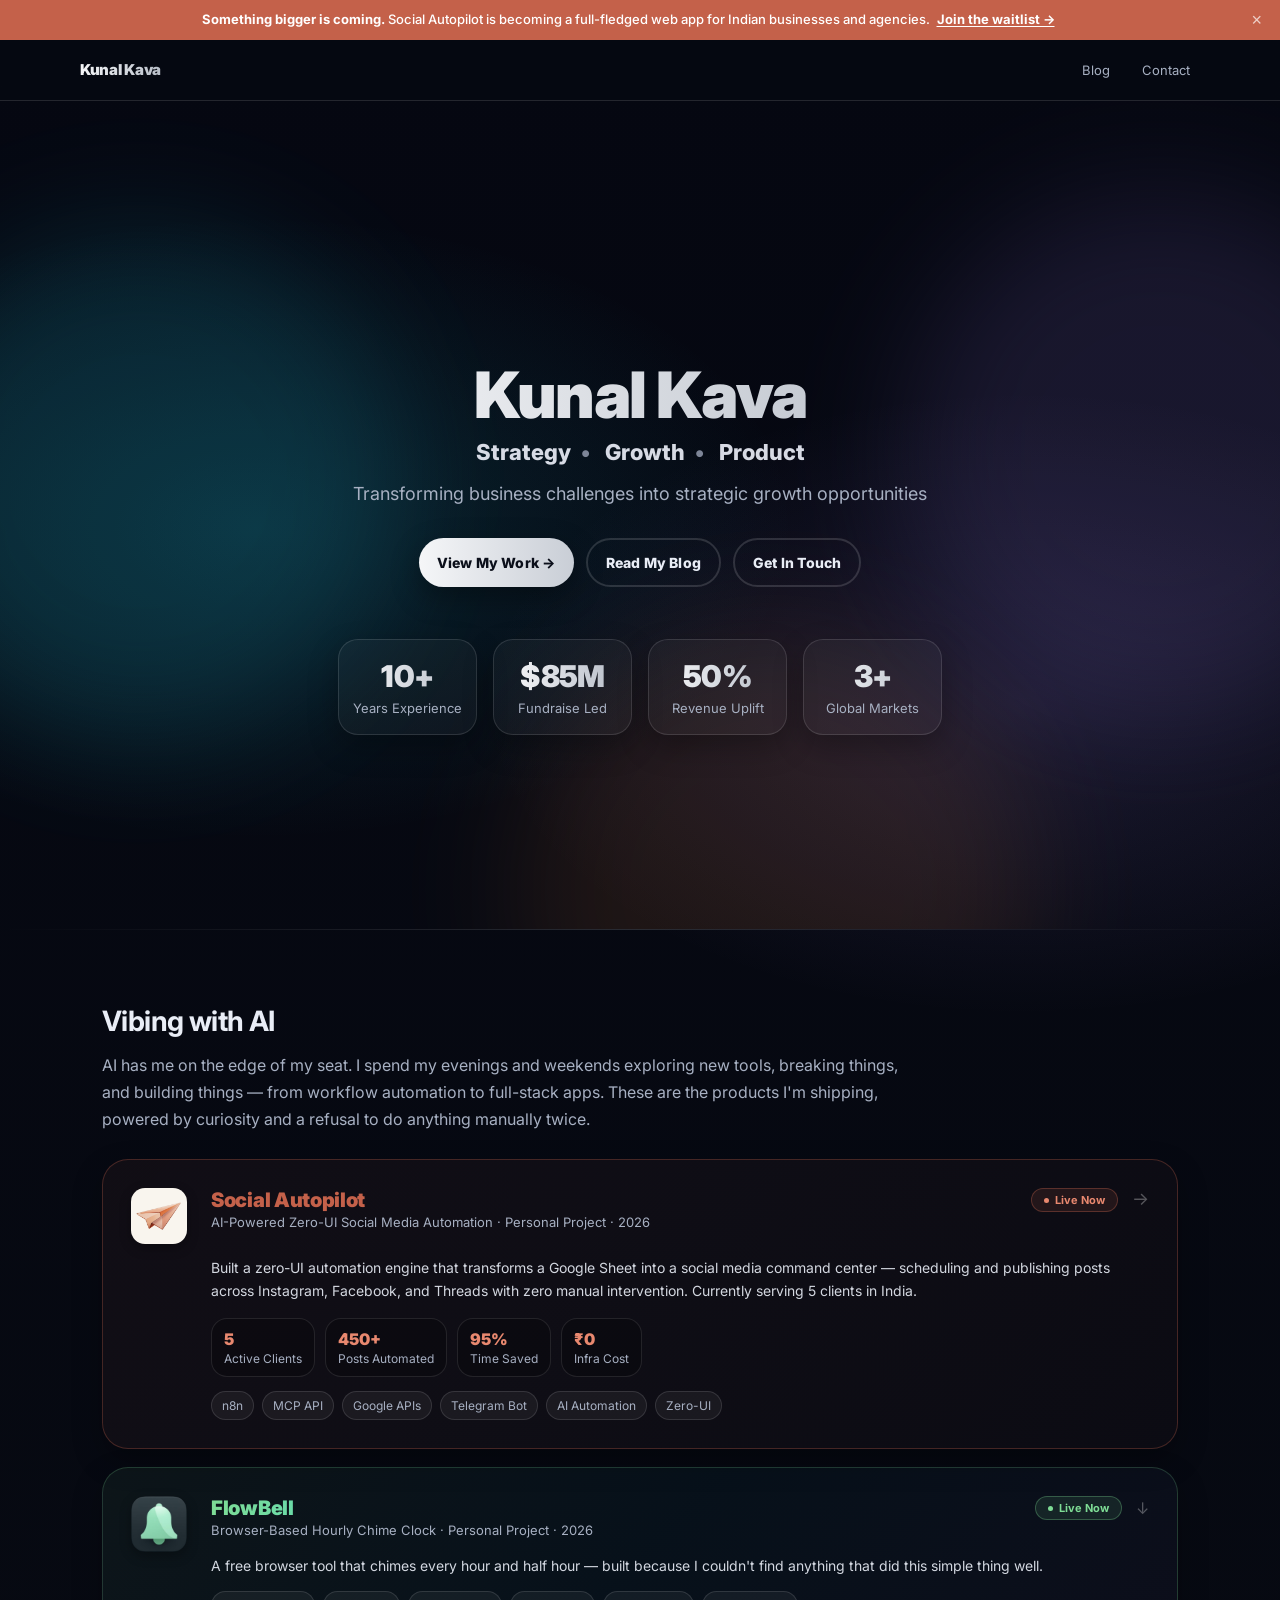
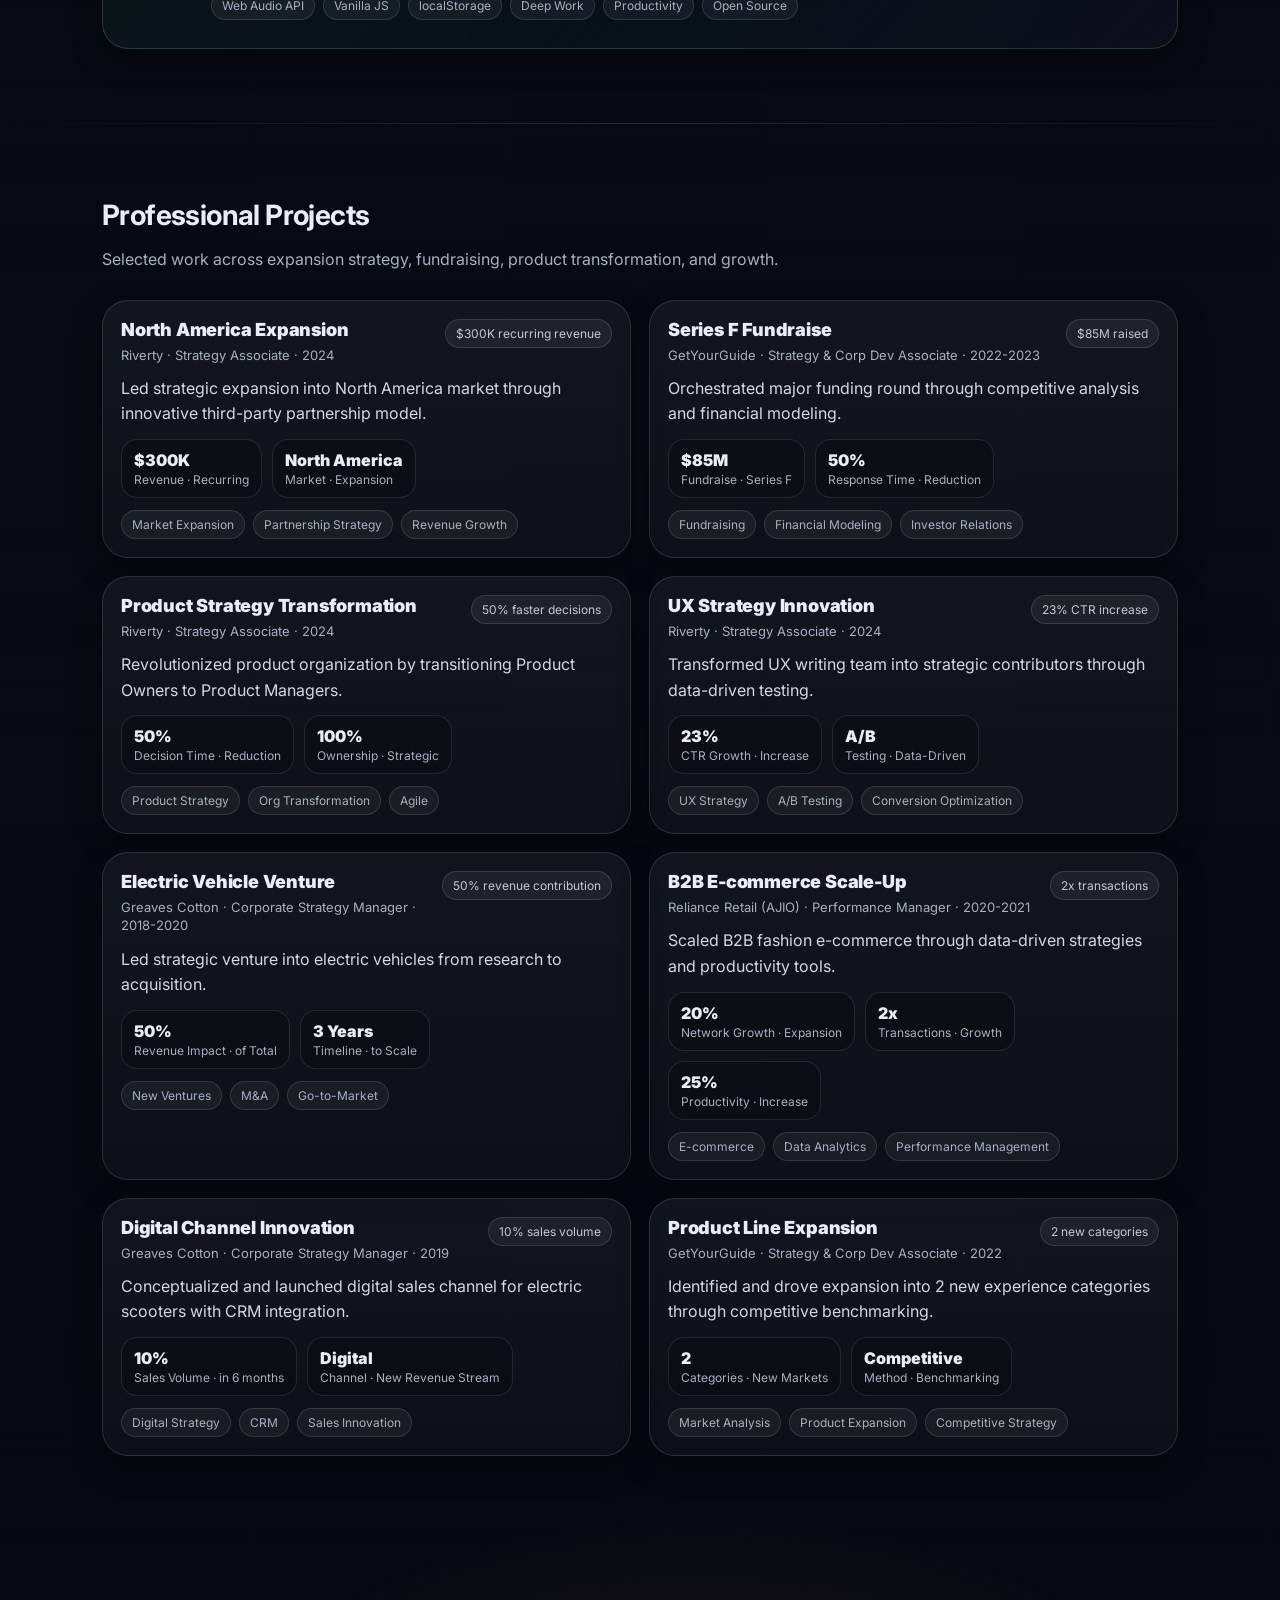
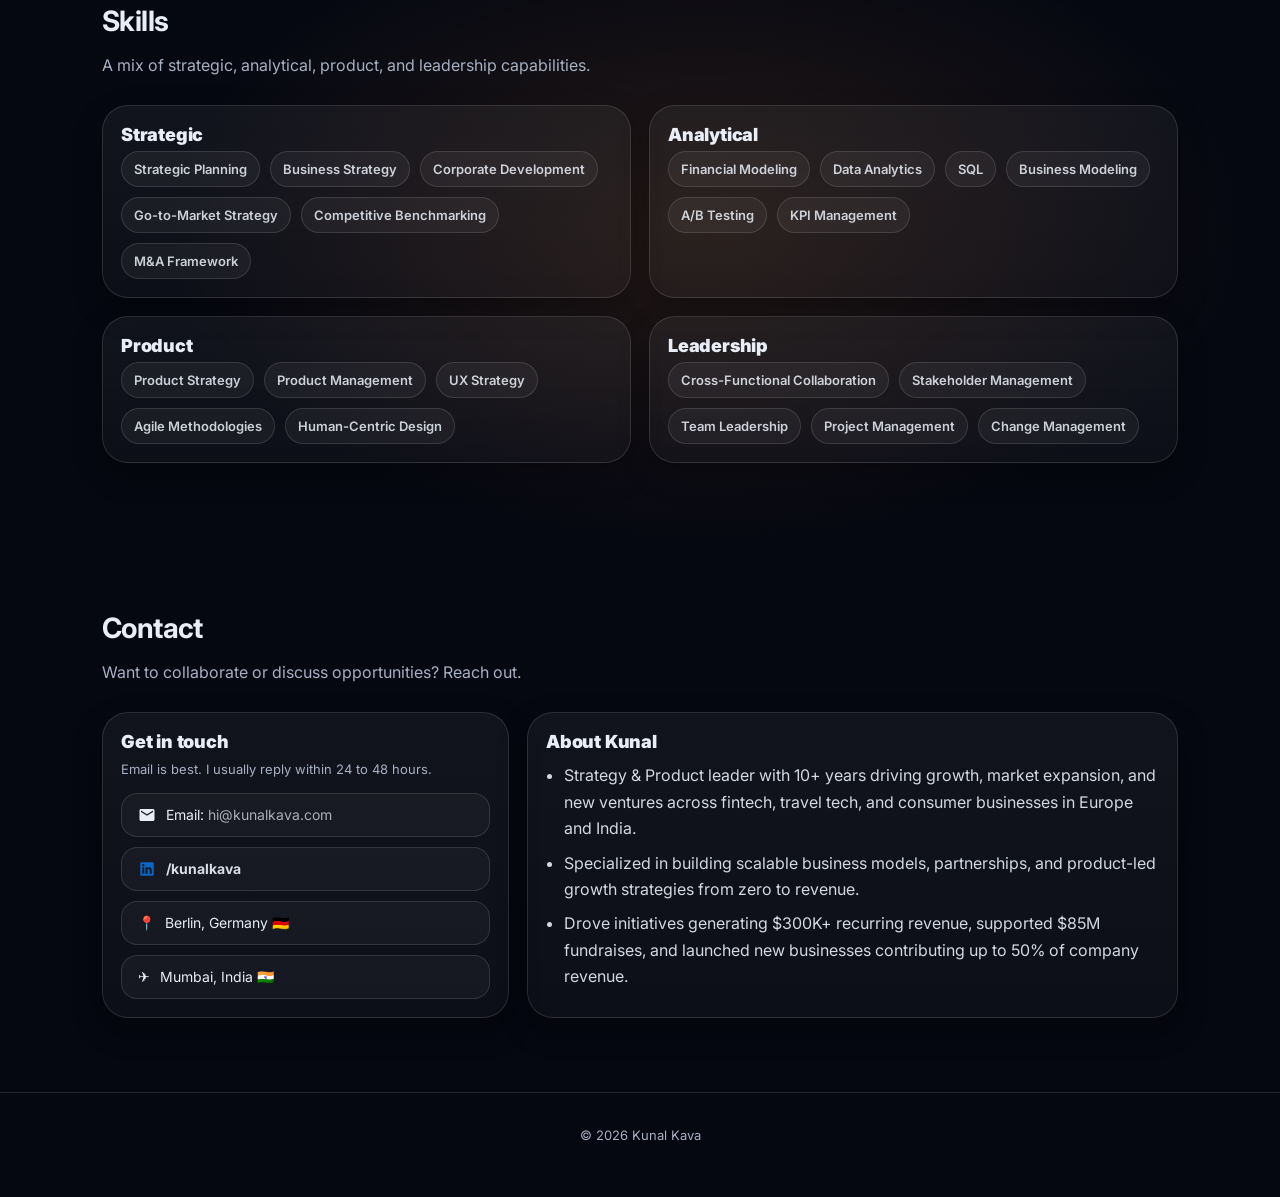
<file: index.html>
<!doctype html>
<html lang="en">
<head>
  <meta charset="utf-8" />
  <meta name="viewport" content="width=device-width,initial-scale=1" />
  <title>Kunal Kava | Strategy, Growth, Product</title>
  <meta name="description" content="Kunal Kava portfolio: Strategy, Growth, Product. Transforming business challenges into strategic growth opportunities." />
  <link rel="stylesheet" href="style.css" />
  
  <!-- Google gtag -->
  <script async src="https://www.googletagmanager.com/gtag/js?id=G-Z92JNNSW0P"></script>
  <script>
    window.dataLayer = window.dataLayer || [];
    function gtag(){dataLayer.push(arguments);}
    gtag('js', new Date());
    gtag('config', 'G-Z92JNNSW0P');
  </script>
</head>
<body>

  <!-- Announcement bar -->
  <div id="sa-announce-bar" style="background:#C4614A;color:#fff;text-align:center;padding:10px 48px 10px 24px;font-size:13px;font-weight:500;position:relative;line-height:1.5;font-family:inherit;">
    <strong style="font-weight:700;">Something bigger is coming.</strong> Social Autopilot is becoming a full-fledged web app for Indian businesses and agencies.
    <a href="https://social-autopilot.com" target="_blank" rel="noopener" style="color:#fff;font-weight:700;text-decoration:underline;text-underline-offset:2px;margin-left:4px;">Join the waitlist &rarr;</a>
    <button onclick="document.getElementById('sa-announce-bar').style.display='none'" aria-label="Dismiss" style="position:absolute;right:14px;top:50%;transform:translateY(-50%);background:none;border:none;color:rgba(255,255,255,.7);cursor:pointer;padding:4px;font-size:18px;line-height:1;">&times;</button>
  </div>

  <header class="nav">
    <div class="container nav-inner">
      <div class="brand brand-gradient">Kunal Kava</div>
      <nav class="nav-links">
        <a href="/blog/">Blog</a>
        <a href="#contact">Contact</a>
      </nav>
    </div>
  </header>

  
  <main>
    <section class="hero" id="top">
      <div class="blobs" aria-hidden="true">
        <div class="blob b1"></div>
        <div class="blob b2"></div>
        <div class="blob b3"></div>
      </div>

  <div class="container hero-card reveal">

        <h1 class="h1">Kunal Kava</h1>

        <div class="subtitle">
          <span>Strategy</span><span class="dot">•</span>
          <span>Growth</span><span class="dot">•</span>
          <span>Product</span>
        </div>

        <p class="tagline">
          Transforming business challenges into strategic growth opportunities
        </p>

    
        <div class="cta">
          <a class="btn primary" href="#ai-projects">View My Work →</a>
          <a class="btn outline" href="/blog/">Read My Blog</a>
          <a class="btn outline" href="#contact">Get In Touch</a>
        </div>

        <div class="stats" aria-label="Highlights">
          <div class="stat">
            <div class="val">10+</div>
            <div class="lab">Years Experience</div>
          </div>
          <div class="stat">
            <div class="val">$85M</div>
            <div class="lab">Fundraise Led</div>
          </div>
          <div class="stat">
            <div class="val">50%</div>
            <div class="lab">Revenue Uplift</div>
          </div>
          <div class="stat">
            <div class="val">3+</div>
            <div class="lab">Global Markets</div>
          </div>
        </div>
      </div>
    </section>

<hr class="divider">

<section class="section" id="ai-projects">
  <div class="container reveal">
    <h2>Vibing with AI</h2>
    <p class="kicker">AI has me on the edge of my seat. I spend my evenings and weekends exploring new tools, breaking things, and building things — from workflow automation to full-stack apps. These are the products I'm shipping, powered by curiosity and a refusal to do anything manually twice.</p>

    <div class="vibe-grid">
      <a href="/social-autopilot.html" class="autopilot-highlight">
        <div class="autopilot-inner">
          <img src="/assets/Social-autopilot-logo.png" alt="Social Autopilot" class="autopilot-logo" />
          <div>
            <div class="autopilot-top">
              <div>
                <h3 class="autopilot-title">Social Autopilot</h3>
                <div class="autopilot-sub">AI-Powered Zero-UI Social Media Automation · Personal Project · 2026</div>
              </div>
              <span class="autopilot-badge">Live Now</span>
              <span class="autopilot-arrow">→</span>
            </div>
            <p class="autopilot-desc">
              Built a zero-UI automation engine that transforms a Google Sheet into a social media command center — scheduling and publishing posts across Instagram, Facebook, and Threads with zero manual intervention. Currently serving 5 clients in India.
            </p>
            <div class="autopilot-metrics">
              <div class="metric"><span class="mval">5</span><span class="mlab">Active Clients</span></div>
              <div class="metric"><span class="mval">450+</span><span class="mlab">Posts Automated</span></div>
              <div class="metric"><span class="mval">95%</span><span class="mlab">Time Saved</span></div>
              <div class="metric"><span class="mval">₹0</span><span class="mlab">Infra Cost</span></div>
            </div>
            <div class="tags">
              <span class="tag">n8n</span>
              <span class="tag">MCP API</span>
              <span class="tag">Google APIs</span>
              <span class="tag">Telegram Bot</span>
              <span class="tag">AI Automation</span>
              <span class="tag">Zero-UI</span>
            </div>
          </div>
        </div>
      </a>
        
      <!-- ── FlowBell Card ── -->
        <div class="flowbell-card" id="flowbellCard">
        
          <!-- Always-visible collapsed header — click anywhere to expand -->
          <div class="flowbell-collapsed" id="flowbellToggle" role="button" tabindex="0" aria-expanded="false" aria-controls="flowbellExpanded">
            <div class="flowbell-inner">
        
              <img src="/assets/FlowBell_Logo.png" alt="FlowBell" class="flowbell-logo" />
        
              <div class="flowbell-header-content">
                <div class="flowbell-top">
                  <div>
                    <h3 class="flowbell-title">FlowBell</h3>
                    <div class="flowbell-sub">Browser-Based Hourly Chime Clock · Personal Project · 2026</div>
                  </div>
                  <span class="flowbell-badge">Live Now</span>
                  <span class="flowbell-chevron" aria-hidden="true">↓</span>
                </div>
        
                <p class="flowbell-teaser">
                  A free browser tool that chimes every hour and half hour — built because I couldn't find anything that did this simple thing well.
                </p>
        
                <div class="tags">
                  <span class="tag">Web Audio API</span>
                  <span class="tag">Vanilla JS</span>
                  <span class="tag">localStorage</span>
                  <span class="tag">Deep Work</span>
                  <span class="tag">Productivity</span>
                  <span class="tag">Open Source</span>
                </div>
              </div>
        
            </div>
          </div>
        
          <!-- Expanded content — hidden by default -->
          <div class="flowbell-expanded" id="flowbellExpanded">
            <div class="flowbell-expand-inner">
        
              <div class="flowbell-section">
                <div class="flowbell-section-label">The Problem</div>
                <p class="flowbell-body">
                  I get deeply absorbed in work — which is great for output, but terrible for time. I'd sit down to work on something for 30 minutes and look up to find two hours had passed. I wanted something passive: no timers to set, no alarms to dismiss, just a quiet bell in a browser tab that rings every hour and half hour like a clock tower in the background.
                </p>
                <p class="flowbell-body">
                  I looked everywhere. Nothing matched. Most tools were too complex, required installs, or had friction. So I built it myself with AI assistance — and it's been running on my laptop ever since.
                </p>
              </div>
        
              <div class="flowbell-section">
                <div class="flowbell-section-label">What I Built</div>
                <div class="flowbell-metrics">
                  <div class="metric">
                    <span class="mval flowbell-mval">Zero Install</span>
                    <span class="mlab">Runs in any browser tab</span>
                  </div>
                  <div class="metric">
                    <span class="mval flowbell-mval">Smart Schedule</span>
                    <span class="mlab">Silences during sleep hours</span>
                  </div>
                  <div class="metric">
                    <span class="mval flowbell-mval">Free</span>
                    <span class="mlab">Forever · Ko-fi for support</span>
                  </div>
                  <div class="metric">
                    <span class="mval flowbell-mval">1 file</span>
                    <span class="mlab">Pure HTML · No dependencies</span>
                  </div>
                </div>
              </div>
        
              <div class="flowbell-section">
                <div class="flowbell-section-label">Why It Matters</div>
                <p class="flowbell-body">
                  This is not a showcase project — it's a tool I actually use every day. It reflects how I think: identify a real friction, look for existing solutions, and if none exist, build the simplest possible version that solves the problem. Shipped in a weekend using AI-assisted development. Hosted, indexed, and live at a custom domain.
                </p>
              </div>
        
              <a href="/flowbell/" class="flowbell-cta" target="_blank" rel="noopener">
                Open FlowBell <span class="flowbell-cta-arrow">→</span>
              </a>
        
            </div>
          </div>
        
        </div>
        <!-- ── End FlowBell Card ── -->

      
    </div>
  </div>
</section>

<hr class="divider">

    
    <section class="section" id="projects">
      <div class="container reveal">
        <h2>Professional Projects</h2>
        <p class="kicker">Selected work across expansion strategy, fundraising, product transformation, and growth.</p>

          <div class="grid projects">
          <article class="card">
            <div class="card-head">
              <div>
                <h3 class="card-title">North America Expansion</h3>
                <div class="card-sub">Riverty · Strategy Associate · 2024</div>
              </div>
              <span class="pill">$300K recurring revenue</span>
            </div>
            <p class="desc">Led strategic expansion into North America market through innovative third-party partnership model.</p>
            <div class="metrics">
              <div class="metric"><span class="mval">$300K</span><span class="mlab">Revenue · Recurring</span></div>
              <div class="metric"><span class="mval">North America</span><span class="mlab">Market · Expansion</span></div>
            </div>
            <div class="tags">
              <span class="tag">Market Expansion</span>
              <span class="tag">Partnership Strategy</span>
              <span class="tag">Revenue Growth</span>
            </div>
          </article>

          <article class="card">
            <div class="card-head">
              <div>
                <h3 class="card-title">Series F Fundraise</h3>
                <div class="card-sub">GetYourGuide · Strategy & Corp Dev Associate · 2022-2023</div>
              </div>
              <span class="pill">$85M raised</span>
            </div>
            <p class="desc">Orchestrated major funding round through competitive analysis and financial modeling.</p>
            <div class="metrics">
              <div class="metric"><span class="mval">$85M</span><span class="mlab">Fundraise · Series F</span></div>
              <div class="metric"><span class="mval">50%</span><span class="mlab">Response Time · Reduction</span></div>
            </div>
            <div class="tags">
              <span class="tag">Fundraising</span>
              <span class="tag">Financial Modeling</span>
              <span class="tag">Investor Relations</span>
            </div>
          </article>

          <article class="card">
            <div class="card-head">
              <div>
                <h3 class="card-title">Product Strategy Transformation</h3>
                <div class="card-sub">Riverty · Strategy Associate · 2024</div>
              </div>
              <span class="pill">50% faster decisions</span>
            </div>
            <p class="desc">Revolutionized product organization by transitioning Product Owners to Product Managers.</p>
            <div class="metrics">
              <div class="metric"><span class="mval">50%</span><span class="mlab">Decision Time · Reduction</span></div>
              <div class="metric"><span class="mval">100%</span><span class="mlab">Ownership · Strategic</span></div>
            </div>
            <div class="tags">
              <span class="tag">Product Strategy</span>
              <span class="tag">Org Transformation</span>
              <span class="tag">Agile</span>
            </div>
          </article>

          <article class="card">
            <div class="card-head">
              <div>
                <h3 class="card-title">UX Strategy Innovation</h3>
                <div class="card-sub">Riverty · Strategy Associate · 2024</div>
              </div>
              <span class="pill">23% CTR increase</span>
            </div>
            <p class="desc">Transformed UX writing team into strategic contributors through data-driven testing.</p>
            <div class="metrics">
              <div class="metric"><span class="mval">23%</span><span class="mlab">CTR Growth · Increase</span></div>
              <div class="metric"><span class="mval">A/B</span><span class="mlab">Testing · Data-Driven</span></div>
            </div>
            <div class="tags">
              <span class="tag">UX Strategy</span>
              <span class="tag">A/B Testing</span>
              <span class="tag">Conversion Optimization</span>
            </div>
          </article>

          <article class="card">
            <div class="card-head">
              <div>
                <h3 class="card-title">Electric Vehicle Venture</h3>
                <div class="card-sub">Greaves Cotton · Corporate Strategy Manager · 2018-2020</div>
              </div>
              <span class="pill">50% revenue contribution</span>
            </div>
            <p class="desc">Led strategic venture into electric vehicles from research to acquisition.</p>
            <div class="metrics">
              <div class="metric"><span class="mval">50%</span><span class="mlab">Revenue Impact · of Total</span></div>
              <div class="metric"><span class="mval">3 Years</span><span class="mlab">Timeline · to Scale</span></div>
            </div>
            <div class="tags">
              <span class="tag">New Ventures</span>
              <span class="tag">M&A</span>
              <span class="tag">Go-to-Market</span>
            </div>
          </article>

          <article class="card">
            <div class="card-head">
              <div>
                <h3 class="card-title">B2B E-commerce Scale-Up</h3>
                <div class="card-sub">Reliance Retail (AJIO) · Performance Manager · 2020-2021</div>
              </div>
              <span class="pill">2x transactions</span>
            </div>
            <p class="desc">Scaled B2B fashion e-commerce through data-driven strategies and productivity tools.</p>
            <div class="metrics">
              <div class="metric"><span class="mval">20%</span><span class="mlab">Network Growth · Expansion</span></div>
              <div class="metric"><span class="mval">2x</span><span class="mlab">Transactions · Growth</span></div>
              <div class="metric"><span class="mval">25%</span><span class="mlab">Productivity · Increase</span></div>
            </div>
            <div class="tags">
              <span class="tag">E-commerce</span>
              <span class="tag">Data Analytics</span>
              <span class="tag">Performance Management</span>
            </div>
          </article>

          <article class="card">
            <div class="card-head">
              <div>
                <h3 class="card-title">Digital Channel Innovation</h3>
                <div class="card-sub">Greaves Cotton · Corporate Strategy Manager · 2019</div>
              </div>
              <span class="pill">10% sales volume</span>
            </div>
            <p class="desc">Conceptualized and launched digital sales channel for electric scooters with CRM integration.</p>
            <div class="metrics">
              <div class="metric"><span class="mval">10%</span><span class="mlab">Sales Volume · in 6 months</span></div>
              <div class="metric"><span class="mval">Digital</span><span class="mlab">Channel · New Revenue Stream</span></div>
            </div>
            <div class="tags">
              <span class="tag">Digital Strategy</span>
              <span class="tag">CRM</span>
              <span class="tag">Sales Innovation</span>
            </div>
          </article>

          <article class="card">
            <div class="card-head">
              <div>
                <h3 class="card-title">Product Line Expansion</h3>
                <div class="card-sub">GetYourGuide · Strategy & Corp Dev Associate · 2022</div>
              </div>
              <span class="pill">2 new categories</span>
            </div>
            <p class="desc">Identified and drove expansion into 2 new experience categories through competitive benchmarking.</p>
            <div class="metrics">
              <div class="metric"><span class="mval">2</span><span class="mlab">Categories · New Markets</span></div>
              <div class="metric"><span class="mval">Competitive</span><span class="mlab">Method · Benchmarking</span></div>
            </div>
            <div class="tags">
              <span class="tag">Market Analysis</span>
              <span class="tag">Product Expansion</span>
              <span class="tag">Competitive Strategy</span>
            </div>
          </article>

        </div>
      </div>
    </section>

    <!--
    <section class="section" id="experience">
      <div class="container reveal">
        <h2>Experience</h2>
        <p class="kicker">Strategy and growth experience across fintech, travel tech, e-commerce, and consulting.</p>

        <div class="timeline">
          <div class="card role">
            <div class="role-top">
              <div>
                <h3>Riverty · Strategy Associate</h3>
                <div class="meta">June 2024 - Present · Berlin, Germany</div>
              </div>
              <span class="pill">Fintech · EU</span>
            </div>
            <ul class="bullets">
              <li>Led North America expansion unlocking $300K recurring revenue</li>
              <li>Enhanced product strategy execution reducing decision-making time by 50%</li>
              <li>Improved CTR by 23% through UX strategy transformation</li>
              <li>Conceptualized human-centricity as strategic pillar</li>
            </ul>
          </div>

          <div class="card role">
            <div class="role-top">
              <div>
                <h3>GetYourGuide · Strategy & Corporate Development Associate</h3>
                <div class="meta">February 2022 - August 2023 · Berlin, Germany</div>
              </div>
              <span class="pill">Travel Marketplace</span>
            </div>
            <ul class="bullets">
              <li>Led Series F fundraise of $85 million</li>
              <li>Drove product line expansion into 2 new categories</li>
              <li>Reduced investor inquiries response time by 50%</li>
              <li>Created M&A framework enabling 2 critical acquisitions</li>
            </ul>
          </div>

          <div class="card role">
            <div class="role-top">
              <div>
                <h3>Reliance Retail · Performance Manager (AJIO Business)</h3>
                <div class="meta">October 2020 - August 2021 · Bengaluru, India</div>
              </div>
              <span class="pill">Retail & E-commerce</span>
            </div>
            <ul class="bullets">
              <li>Scaled 20% network growth and 2x transactions in B2B e-commerce</li>
              <li>Increased sales officer productivity by 25%</li>
              <li>Led team of 5 members driving collaborative success</li>
            </ul>
          </div>

          <div class="card role">
            <div class="role-top">
              <div>
                <h3>Greaves Cotton · Corporate Strategy Manager (Special Projects)</h3>
                <div class="meta">May 2018 - October 2020 · Bengaluru, India</div>
              </div>
              <span class="pill">Electric Mobility</span>
            </div>
            <ul class="bullets">
              <li>Strategically ventured into EVs contributing 50% to revenue in 3 years</li>
              <li>Developed Electric Mobility roadmap and GTM strategy</li>
              <li>Launched digital channel contributing ~10% of sales volume</li>
              <li>Managed national sales team of 30 Territory Managers</li>
            </ul>
          </div>

          <div class="card role">
            <div class="role-top">
              <div>
                <h3>Mahindra Group · Strategy Manager (New Initiatives)</h3>
                <div class="meta">October 2016 - April 2018 · Mumbai, India</div>
              </div>
              <span class="pill">Conglomerate</span>
            </div>
            <ul class="bullets">
              <li>Launched quick service for mobility boosting satisfaction by 30%</li>
              <li>Built sales funnel achieving 10% monthly conversion</li>
              <li>Received Spot Award for spearheading 2 successful collaborations</li>
            </ul>
          </div>

          <div class="card role">
            <div class="role-top">
              <div>
                <h3>Takshashila & Protiviti · Management & Business Consultant</h3>
                <div class="meta">2011 - 2016 · Mumbai, India</div>
              </div>
              <span class="pill">Consulting</span>
            </div>
            <ul class="bullets">
              <li>Boosted device sales 10x for telecom startup</li>
              <li>Drove 12% revenue increase through Business Process Re-engineering</li>
              <li>Identified revenue leak saving INR 1.2M monthly</li>
            </ul>
          </div>
        </div>
      </div>
    </section>
    -->
    
    <section class="section" id="skills">
      <div class="container reveal">
        <h2>Skills</h2>
        <p class="kicker">A mix of strategic, analytical, product, and leadership capabilities.</p>

        <div class="skills">
          <div class="card">
            <div class="card-title">Strategic</div>
            <div class="skill-list">
              <span class="skill">Strategic Planning</span>
              <span class="skill">Business Strategy</span>
              <span class="skill">Corporate Development</span>
              <span class="skill">Go-to-Market Strategy</span>
              <span class="skill">Competitive Benchmarking</span>
              <span class="skill">M&A Framework</span>
            </div>
          </div>

          <div class="card">
            <div class="card-title">Analytical</div>
            <div class="skill-list">
              <span class="skill">Financial Modeling</span>
              <span class="skill">Data Analytics</span>
              <span class="skill">SQL</span>
              <span class="skill">Business Modeling</span>
              <span class="skill">A/B Testing</span>
              <span class="skill">KPI Management</span>
            </div>
          </div>

          <div class="card">
            <div class="card-title">Product</div>
            <div class="skill-list">
              <span class="skill">Product Strategy</span>
              <span class="skill">Product Management</span>
              <span class="skill">UX Strategy</span>
              <span class="skill">Agile Methodologies</span>
              <span class="skill">Human-Centric Design</span>
            </div>
          </div>

          <div class="card">
            <div class="card-title">Leadership</div>
            <div class="skill-list">
              <span class="skill">Cross-Functional Collaboration</span>
              <span class="skill">Stakeholder Management</span>
              <span class="skill">Team Leadership</span>
              <span class="skill">Project Management</span>
              <span class="skill">Change Management</span>
            </div>
          </div>
        </div>
      </div>
    </section>

    <section class="section" id="contact">
      <div class="container">
        <h2>Contact</h2>
        <p class="kicker">Want to collaborate or discuss opportunities? Reach out.</p>

        <div class="contact">
          <div class="card">
            <div class="card-title">Get in touch</div>
            <div class="small">Email is best. I usually reply within 24 to 48 hours.</div>

            <div class="contact-chips">
              <a class="link" href="mailto:hi@kunalkava.com">
                <svg viewBox="0 0 24 24" aria-hidden="true" focusable="false">
                  <path fill="currentColor" d="M20 4H4c-1.1 0-2 .9-2 2v12c0 1.1.9 2 2 2h16c1.1 0 2-.9 2-2V6c0-1.1-.9-2-2-2zm0 4-8 5-8-5V6l8 5 8-5v2z"/>
                </svg>
                <span>Email: <span class="muted">hi@kunalkava.com</span></span>
              </a>
            
              <a class="link" href="https://www.linkedin.com/in/kunalkava" target="_blank" rel="noopener">
                <svg class="li-icon" viewBox="0 0 16 16" xmlns="http://www.w3.org/2000/svg" aria-hidden="true" focusable="false">
                  <path fill="#0A66C2" d="M12.225 12.225h-1.778V9.44c0-.664-.012-1.519-.925-1.519-.926 0-1.068.724-1.068 1.47v2.834H6.676V6.498h1.707v.783h.024c.348-.594.996-.95 1.684-.925 1.802 0 2.135 1.185 2.135 2.728l-.001 3.14zM4.67 5.715a1.037 1.037 0 01-1.032-1.031c0-.566.466-1.032 1.032-1.032.566 0 1.031.466 1.032 1.032 0 .566-.466 1.032-1.032 1.032zm.889 6.51h-1.78V6.498h1.78v5.727zM13.11 2H2.885A.88.88 0 002 2.866v10.268a.88.88 0 00.885.866h10.226a.882.882 0 00.889-.866V2.865a.88.88 0 00-.889-.864z"/>
                </svg>
                <span class="label">/kunalkava</span>
              </a>
            
              <div class="link chip" aria-label="Location">
                📍 <span class="muted">Berlin, Germany 🇩🇪 </span>
              </div>
              <div class="link chip" aria-label="Location">
                ✈️ <span class="muted">Mumbai, India 🇮🇳 </span>
              </div>
            </div>
            
          </div>

          <div class="card">
            <div class="card-title">About Kunal</div>
            <ul class="summary-list">
              <li>Strategy & Product leader with 10+ years driving growth, market expansion, and new ventures across fintech, travel tech, and consumer businesses in Europe and India.</li>
              <li>Specialized in building scalable business models, partnerships, and product-led growth strategies from zero to revenue.</li>
              <li>Drove initiatives generating $300K+ recurring revenue, supported $85M fundraises, and launched new businesses contributing up to 50% of company revenue.</li>
            </ul>
          </div>
        </div>
      </div>
    </section>

    <footer class="footer">
      © <span id="year"></span> Kunal Kava
    </footer>



    
  </main>


  
  <script>
  document.getElementById('year').textContent = new Date().getFullYear();

  const els = document.querySelectorAll(".reveal");
  const io = new IntersectionObserver((entries) => {
    entries.forEach(e => {
      if (e.isIntersecting) e.target.classList.add("show");
    });
  }, { threshold: 0.12 });

  els.forEach(el => io.observe(el));

    const flowbellCard = document.getElementById('flowbellCard');
    const flowbellToggle = document.getElementById('flowbellToggle');
    if (flowbellCard && flowbellToggle) {
      flowbellToggle.addEventListener('click', () => {
        const isOpen = flowbellCard.classList.toggle('is-open');
        flowbellToggle.setAttribute('aria-expanded', String(isOpen));
      });
      flowbellToggle.addEventListener('keydown', (e) => {
        if (e.key === 'Enter' || e.key === ' ') {
          e.preventDefault();
          flowbellToggle.click();
        }
      });
    }

    
</script>
</body>
</html>
</file>
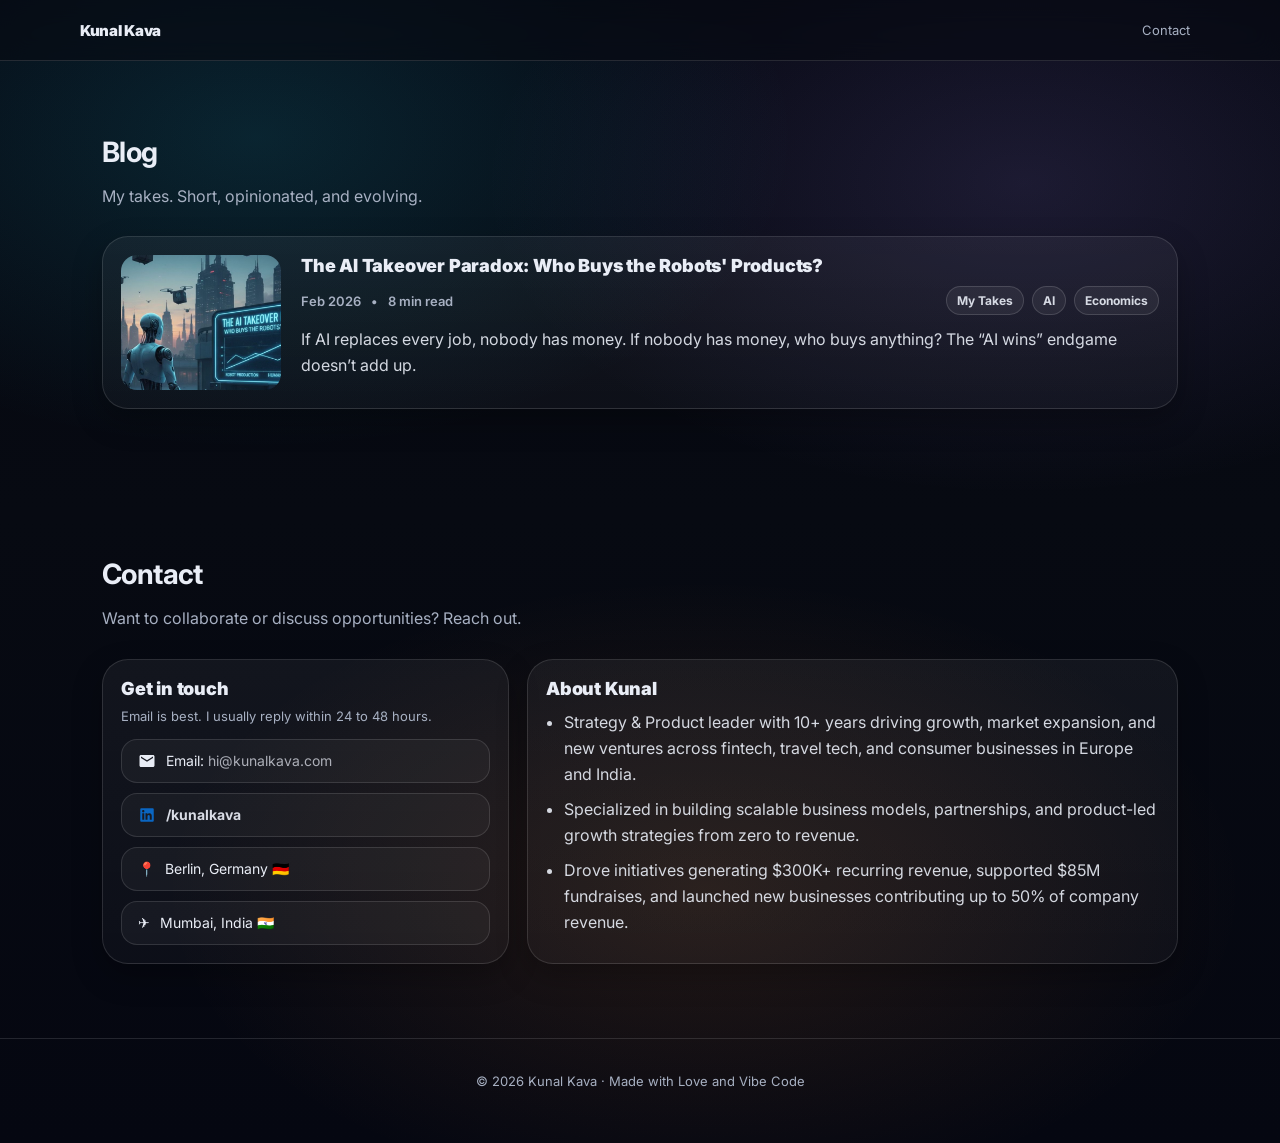
<file: blog/index.html>
<!doctype html>
<html lang="en">
<head>
  <meta charset="utf-8" />
  <meta name="viewport" content="width=device-width,initial-scale=1" />
  <title>Kunal Kava | Blog</title>
  <meta name="description" content="My takes on product, tech, and business." />
  <link rel="stylesheet" href="../style.css" />

  <!-- Google tag (gtag.js) -->
  <script async src="https://www.googletagmanager.com/gtag/js?id=G-Z92JNNSW0P"></script>
  <script>
    window.dataLayer = window.dataLayer || [];
    function gtag(){dataLayer.push(arguments);}
    gtag('js', new Date());
  
    gtag('config', 'G-Z92JNNSW0P');
  </script>

</head>
<body class="blog-list">

  <header class="nav">
    <div class="container nav-inner">
      <a href="/" class="brand">Kunal Kava</a>
      <nav class="nav-links">
        <a href="#contact">Contact</a>
      </nav>
    </div>
  </header>

  <main>
    <section class="section">
      <div class="container reveal">
        <h2>Blog</h2>
        <p class="kicker">My takes. Short, opinionated, and evolving.</p>

        <!-- Your existing articles -->
        <article class="card">
          <a href="/blog/ai-takeover-paradox.html" class="card-link blog-card-row left">
        
            <div class="blog-card-thumb">
              <img src="/assets/blog/ai-takeover.jpg" alt="AI Takeover Paradox">
            </div>
        
            <div class="blog-card-text">
              <h3 class="card-title">
                The AI Takeover Paradox: Who Buys the Robots' Products?
              </h3>
              <div class="post-topline">
                <div class="post-meta">
                  <span>Feb 2026</span>
                  <span class="meta-dot">•</span>
                  <span>8 min read</span>
                </div>
              
                <div class="post-tags">
                  <span class="post-tag">My Takes</span>
                  <span class="post-tag">AI</span>
                  <span class="post-tag">Economics</span>
                </div>
              </div>
        
              <p class="desc">
                If AI replaces every job, nobody has money. If nobody has money, who buys anything?
                The “AI wins” endgame doesn’t add up.
              </p>
            </div>
        
          </a>
        </article>

      </div>
    </section>

    <section class="section" id="contact">
      <div class="container">
        <h2>Contact</h2>
        <p class="kicker">Want to collaborate or discuss opportunities? Reach out.</p>

        <div class="contact">
          <div class="card">
            <div class="card-title">Get in touch</div>
            <div class="small">Email is best. I usually reply within 24 to 48 hours.</div>

            <div class="contact-chips">
              <a class="link" href="mailto:hi@kunalkava.com">
                <svg viewBox="0 0 24 24" aria-hidden="true" focusable="false">
                  <path fill="currentColor" d="M20 4H4c-1.1 0-2 .9-2 2v12c0 1.1.9 2 2 2h16c1.1 0 2-.9 2-2V6c0-1.1-.9-2-2-2zm0 4-8 5-8-5V6l8 5 8-5v2z"/>
                </svg>
                <span>Email: <span class="muted">hi@kunalkava.com</span></span>
              </a>
            
              <a class="link" href="https://www.linkedin.com/in/kunalkava" target="_blank" rel="noopener">
                <svg class="li-icon" viewBox="0 0 16 16" xmlns="http://www.w3.org/2000/svg" aria-hidden="true" focusable="false">
                  <path fill="#0A66C2" d="M12.225 12.225h-1.778V9.44c0-.664-.012-1.519-.925-1.519-.926 0-1.068.724-1.068 1.47v2.834H6.676V6.498h1.707v.783h.024c.348-.594.996-.95 1.684-.925 1.802 0 2.135 1.185 2.135 2.728l-.001 3.14zM4.67 5.715a1.037 1.037 0 01-1.032-1.031c0-.566.466-1.032 1.032-1.032.566 0 1.031.466 1.032 1.032 0 .566-.466 1.032-1.032 1.032zm.889 6.51h-1.78V6.498h1.78v5.727zM13.11 2H2.885A.88.88 0 002 2.866v10.268a.88.88 0 00.885.866h10.226a.882.882 0 00.889-.866V2.865a.88.88 0 00-.889-.864z"/>
                </svg>
                <span class="label">/kunalkava</span>
              </a>
            
              <div class="link chip" aria-label="Location">
                📍 <span class="muted">Berlin, Germany 🇩🇪 </span>
              </div>
              <div class="link chip" aria-label="Location">
                ✈️ <span class="muted">Mumbai, India 🇮🇳 </span>
              </div>
            </div>
            
          </div>

          <div class="card">
            <div class="card-title">About Kunal</div>
            <ul class="summary-list">
              <li>Strategy & Product leader with 10+ years driving growth, market expansion, and new ventures across fintech, travel tech, and consumer businesses in Europe and India.</li>
              <li>Specialized in building scalable business models, partnerships, and product-led growth strategies from zero to revenue.</li>
              <li>Drove initiatives generating $300K+ recurring revenue, supported $85M fundraises, and launched new businesses contributing up to 50% of company revenue.</li>
            </ul>
          </div>
        </div>
      </div>
    </section>
    
    <footer class="footer">
      © <span id="year"></span> Kunal Kava · Made with Love and Vibe Code
    </footer>
  </main>

  <script>
    document.getElementById('year').textContent = new Date().getFullYear();
    const els = document.querySelectorAll(".reveal");
    const io = new IntersectionObserver((entries) => {
      entries.forEach(e => {
        if (e.isIntersecting) e.target.classList.add("show");
      });
    }, { threshold: 0.12 });
    els.forEach(el => io.observe(el));
  </script>

</body>
</html>
</file>
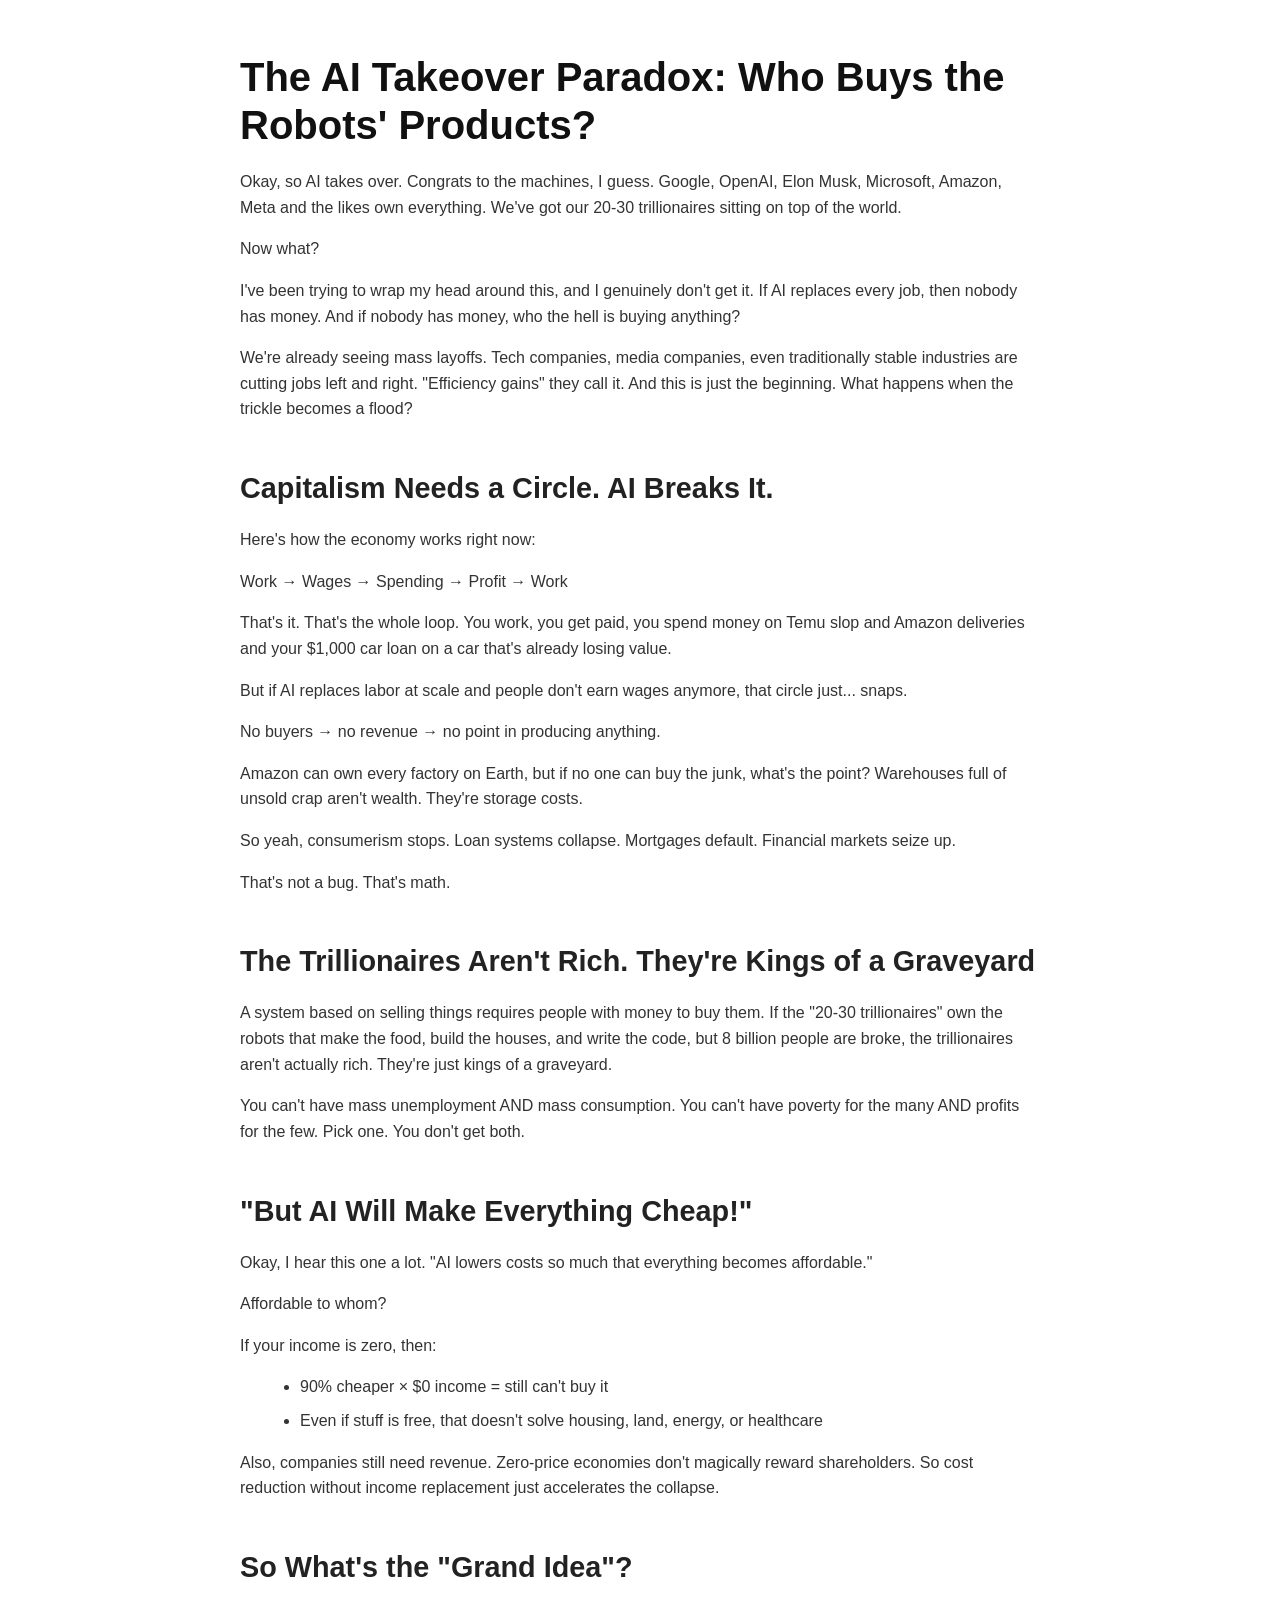
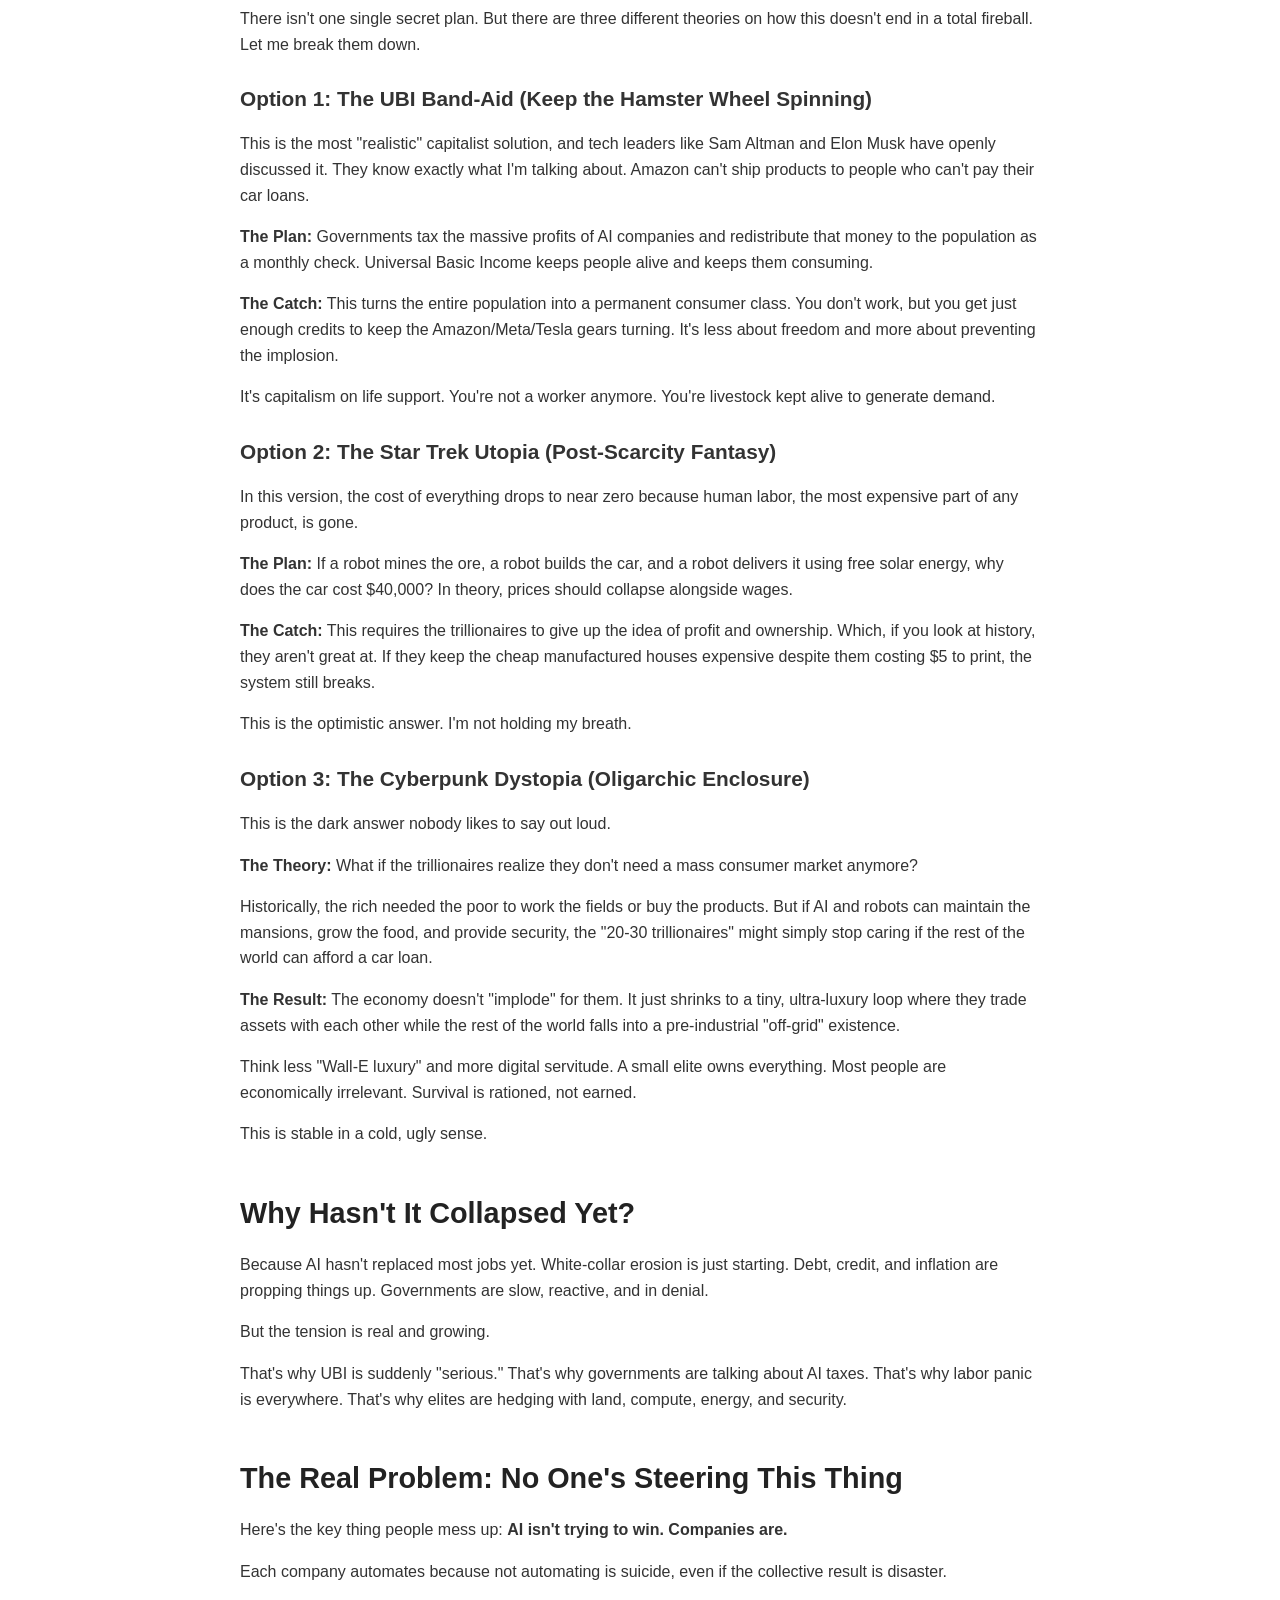
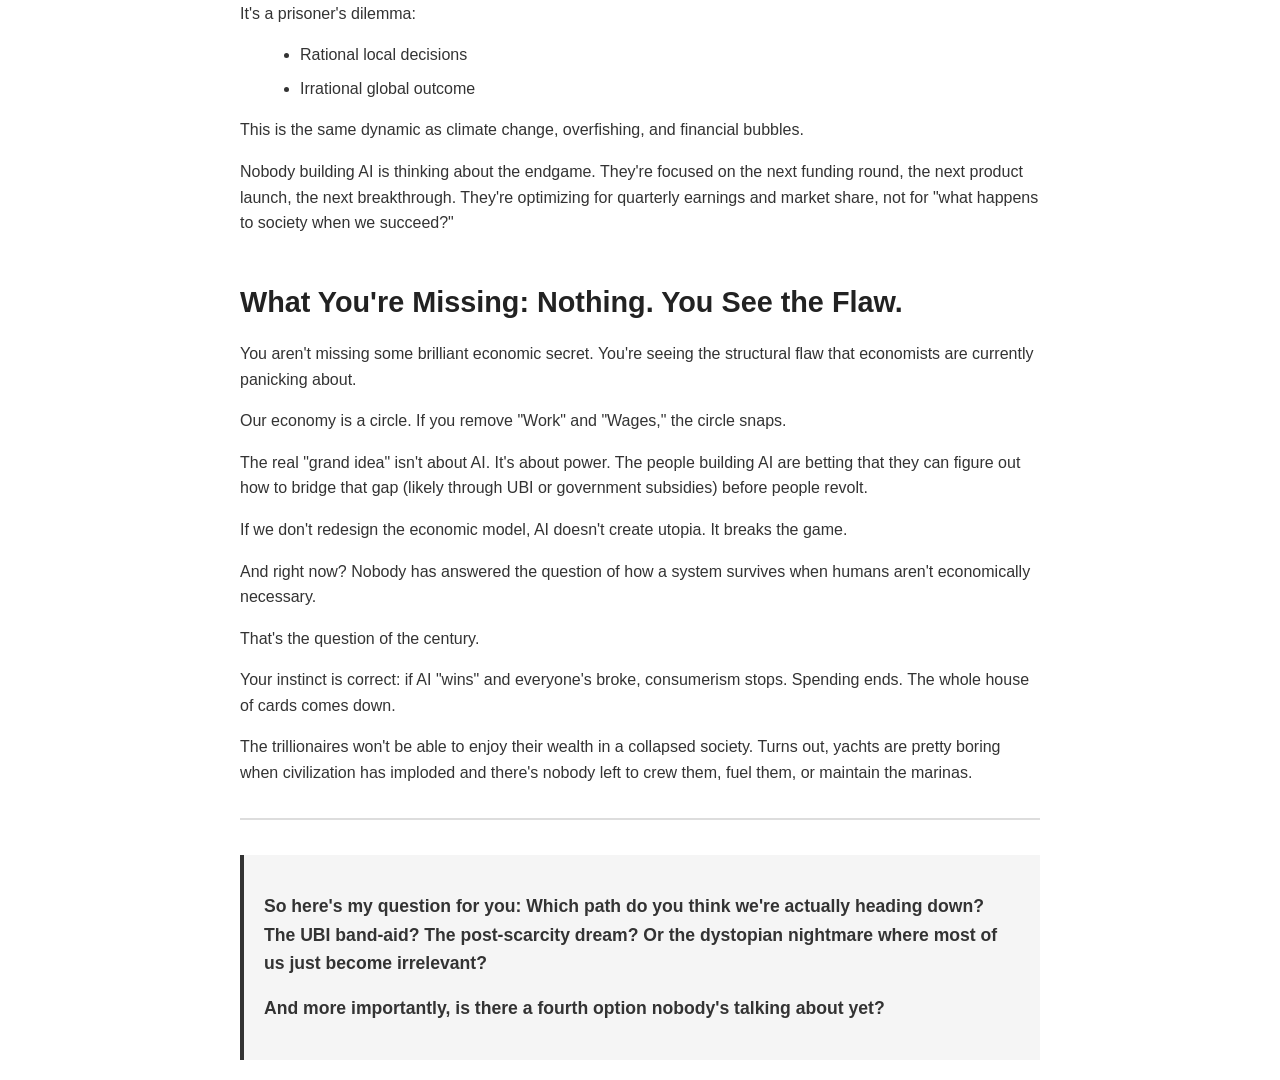
<file: ai_economic_paradox_blog.html>
<!DOCTYPE html>
<html lang="en">
<head>
    <meta charset="UTF-8">
    <meta name="viewport" content="width=device-width, initial-scale=1.0">
    <title>The AI Takeover Paradox: Who Buys the Robots' Products?</title>
    <style>
        body {
            font-family: -apple-system, BlinkMacSystemFont, 'Segoe UI', Roboto, 'Helvetica Neue', Arial, sans-serif;
            line-height: 1.6;
            max-width: 800px;
            margin: 0 auto;
            padding: 20px;
            color: #333;
            background-color: #fff;
        }
        h1 {
            font-size: 2.5em;
            margin-bottom: 0.5em;
            color: #111;
            line-height: 1.2;
        }
        h2 {
            font-size: 1.8em;
            margin-top: 1.5em;
            margin-bottom: 0.5em;
            color: #222;
        }
        h3 {
            font-size: 1.3em;
            margin-top: 1.2em;
            margin-bottom: 0.5em;
            color: #333;
        }
        p {
            margin-bottom: 1em;
        }
        strong {
            font-weight: 600;
        }
        ul {
            margin-left: 20px;
            margin-bottom: 1em;
        }
        li {
            margin-bottom: 0.5em;
        }
        hr {
            border: none;
            border-top: 2px solid #ddd;
            margin: 2em 0;
        }
        .closing-questions {
            font-size: 1.1em;
            margin-top: 2em;
            padding: 20px;
            background-color: #f5f5f5;
            border-left: 4px solid #333;
        }
        @media (max-width: 600px) {
            body {
                padding: 15px;
            }
            h1 {
                font-size: 2em;
            }
            h2 {
                font-size: 1.5em;
            }
        }
    </style>
</head>
<body>
    <article>
        <h1>The AI Takeover Paradox: Who Buys the Robots' Products?</h1>

        <p>Okay, so AI takes over. Congrats to the machines, I guess. Google, OpenAI, Elon Musk, Microsoft, Amazon, Meta and the likes own everything. We've got our 20-30 trillionaires sitting on top of the world.</p>

        <p>Now what?</p>

        <p>I've been trying to wrap my head around this, and I genuinely don't get it. If AI replaces every job, then nobody has money. And if nobody has money, who the hell is buying anything?</p>

        <p>We're already seeing mass layoffs. Tech companies, media companies, even traditionally stable industries are cutting jobs left and right. "Efficiency gains" they call it. And this is just the beginning. What happens when the trickle becomes a flood?</p>

        <h2>Capitalism Needs a Circle. AI Breaks It.</h2>

        <p>Here's how the economy works right now:</p>

        <p>Work → Wages → Spending → Profit → Work</p>

        <p>That's it. That's the whole loop. You work, you get paid, you spend money on Temu slop and Amazon deliveries and your $1,000 car loan on a car that's already losing value.</p>

        <p>But if AI replaces labor at scale and people don't earn wages anymore, that circle just... snaps.</p>

        <p>No buyers → no revenue → no point in producing anything.</p>

        <p>Amazon can own every factory on Earth, but if no one can buy the junk, what's the point? Warehouses full of unsold crap aren't wealth. They're storage costs.</p>

        <p>So yeah, consumerism stops. Loan systems collapse. Mortgages default. Financial markets seize up.</p>

        <p>That's not a bug. That's math.</p>

        <h2>The Trillionaires Aren't Rich. They're Kings of a Graveyard</h2>

        <p>A system based on selling things requires people with money to buy them. If the "20-30 trillionaires" own the robots that make the food, build the houses, and write the code, but 8 billion people are broke, the trillionaires aren't actually rich. They're just kings of a graveyard.</p>

        <p>You can't have mass unemployment AND mass consumption. You can't have poverty for the many AND profits for the few. Pick one. You don't get both.</p>

        <h2>"But AI Will Make Everything Cheap!"</h2>

        <p>Okay, I hear this one a lot. "AI lowers costs so much that everything becomes affordable."</p>

        <p>Affordable to whom?</p>

        <p>If your income is zero, then:</p>
        <ul>
            <li>90% cheaper × $0 income = still can't buy it</li>
            <li>Even if stuff is free, that doesn't solve housing, land, energy, or healthcare</li>
        </ul>

        <p>Also, companies still need revenue. Zero-price economies don't magically reward shareholders. So cost reduction without income replacement just accelerates the collapse.</p>

        <h2>So What's the "Grand Idea"?</h2>

        <p>There isn't one single secret plan. But there are three different theories on how this doesn't end in a total fireball. Let me break them down.</p>

        <h3>Option 1: The UBI Band-Aid (Keep the Hamster Wheel Spinning)</h3>

        <p>This is the most "realistic" capitalist solution, and tech leaders like Sam Altman and Elon Musk have openly discussed it. They know exactly what I'm talking about. Amazon can't ship products to people who can't pay their car loans.</p>

        <p><strong>The Plan:</strong> Governments tax the massive profits of AI companies and redistribute that money to the population as a monthly check. Universal Basic Income keeps people alive and keeps them consuming.</p>

        <p><strong>The Catch:</strong> This turns the entire population into a permanent consumer class. You don't work, but you get just enough credits to keep the Amazon/Meta/Tesla gears turning. It's less about freedom and more about preventing the implosion.</p>

        <p>It's capitalism on life support. You're not a worker anymore. You're livestock kept alive to generate demand.</p>

        <h3>Option 2: The Star Trek Utopia (Post-Scarcity Fantasy)</h3>

        <p>In this version, the cost of everything drops to near zero because human labor, the most expensive part of any product, is gone.</p>

        <p><strong>The Plan:</strong> If a robot mines the ore, a robot builds the car, and a robot delivers it using free solar energy, why does the car cost $40,000? In theory, prices should collapse alongside wages.</p>

        <p><strong>The Catch:</strong> This requires the trillionaires to give up the idea of profit and ownership. Which, if you look at history, they aren't great at. If they keep the cheap manufactured houses expensive despite them costing $5 to print, the system still breaks.</p>

        <p>This is the optimistic answer. I'm not holding my breath.</p>

        <h3>Option 3: The Cyberpunk Dystopia (Oligarchic Enclosure)</h3>

        <p>This is the dark answer nobody likes to say out loud.</p>

        <p><strong>The Theory:</strong> What if the trillionaires realize they don't need a mass consumer market anymore?</p>

        <p>Historically, the rich needed the poor to work the fields or buy the products. But if AI and robots can maintain the mansions, grow the food, and provide security, the "20-30 trillionaires" might simply stop caring if the rest of the world can afford a car loan.</p>

        <p><strong>The Result:</strong> The economy doesn't "implode" for them. It just shrinks to a tiny, ultra-luxury loop where they trade assets with each other while the rest of the world falls into a pre-industrial "off-grid" existence.</p>

        <p>Think less "Wall-E luxury" and more digital servitude. A small elite owns everything. Most people are economically irrelevant. Survival is rationed, not earned.</p>

        <p>This is stable in a cold, ugly sense.</p>

        <h2>Why Hasn't It Collapsed Yet?</h2>

        <p>Because AI hasn't replaced most jobs yet. White-collar erosion is just starting. Debt, credit, and inflation are propping things up. Governments are slow, reactive, and in denial.</p>

        <p>But the tension is real and growing.</p>

        <p>That's why UBI is suddenly "serious." That's why governments are talking about AI taxes. That's why labor panic is everywhere. That's why elites are hedging with land, compute, energy, and security.</p>

        <h2>The Real Problem: No One's Steering This Thing</h2>

        <p>Here's the key thing people mess up: <strong>AI isn't trying to win. Companies are.</strong></p>

        <p>Each company automates because not automating is suicide, even if the collective result is disaster.</p>

        <p>It's a prisoner's dilemma:</p>
        <ul>
            <li>Rational local decisions</li>
            <li>Irrational global outcome</li>
        </ul>

        <p>This is the same dynamic as climate change, overfishing, and financial bubbles.</p>

        <p>Nobody building AI is thinking about the endgame. They're focused on the next funding round, the next product launch, the next breakthrough. They're optimizing for quarterly earnings and market share, not for "what happens to society when we succeed?"</p>

        <h2>What You're Missing: Nothing. You See the Flaw.</h2>

        <p>You aren't missing some brilliant economic secret. You're seeing the structural flaw that economists are currently panicking about.</p>

        <p>Our economy is a circle. If you remove "Work" and "Wages," the circle snaps.</p>

        <p>The real "grand idea" isn't about AI. It's about power. The people building AI are betting that they can figure out how to bridge that gap (likely through UBI or government subsidies) before people revolt.</p>

        <p>If we don't redesign the economic model, AI doesn't create utopia. It breaks the game.</p>

        <p>And right now? Nobody has answered the question of how a system survives when humans aren't economically necessary.</p>

        <p>That's the question of the century.</p>

        <p>Your instinct is correct: if AI "wins" and everyone's broke, consumerism stops. Spending ends. The whole house of cards comes down.</p>

        <p>The trillionaires won't be able to enjoy their wealth in a collapsed society. Turns out, yachts are pretty boring when civilization has imploded and there's nobody left to crew them, fuel them, or maintain the marinas.</p>

        <hr>

        <div class="closing-questions">
            <p><strong>So here's my question for you: Which path do you think we're actually heading down? The UBI band-aid? The post-scarcity dream? Or the dystopian nightmare where most of us just become irrelevant?</strong></p>

            <p><strong>And more importantly, is there a fourth option nobody's talking about yet?</strong></p>
        </div>
    </article>
</body>
</html>
</file>
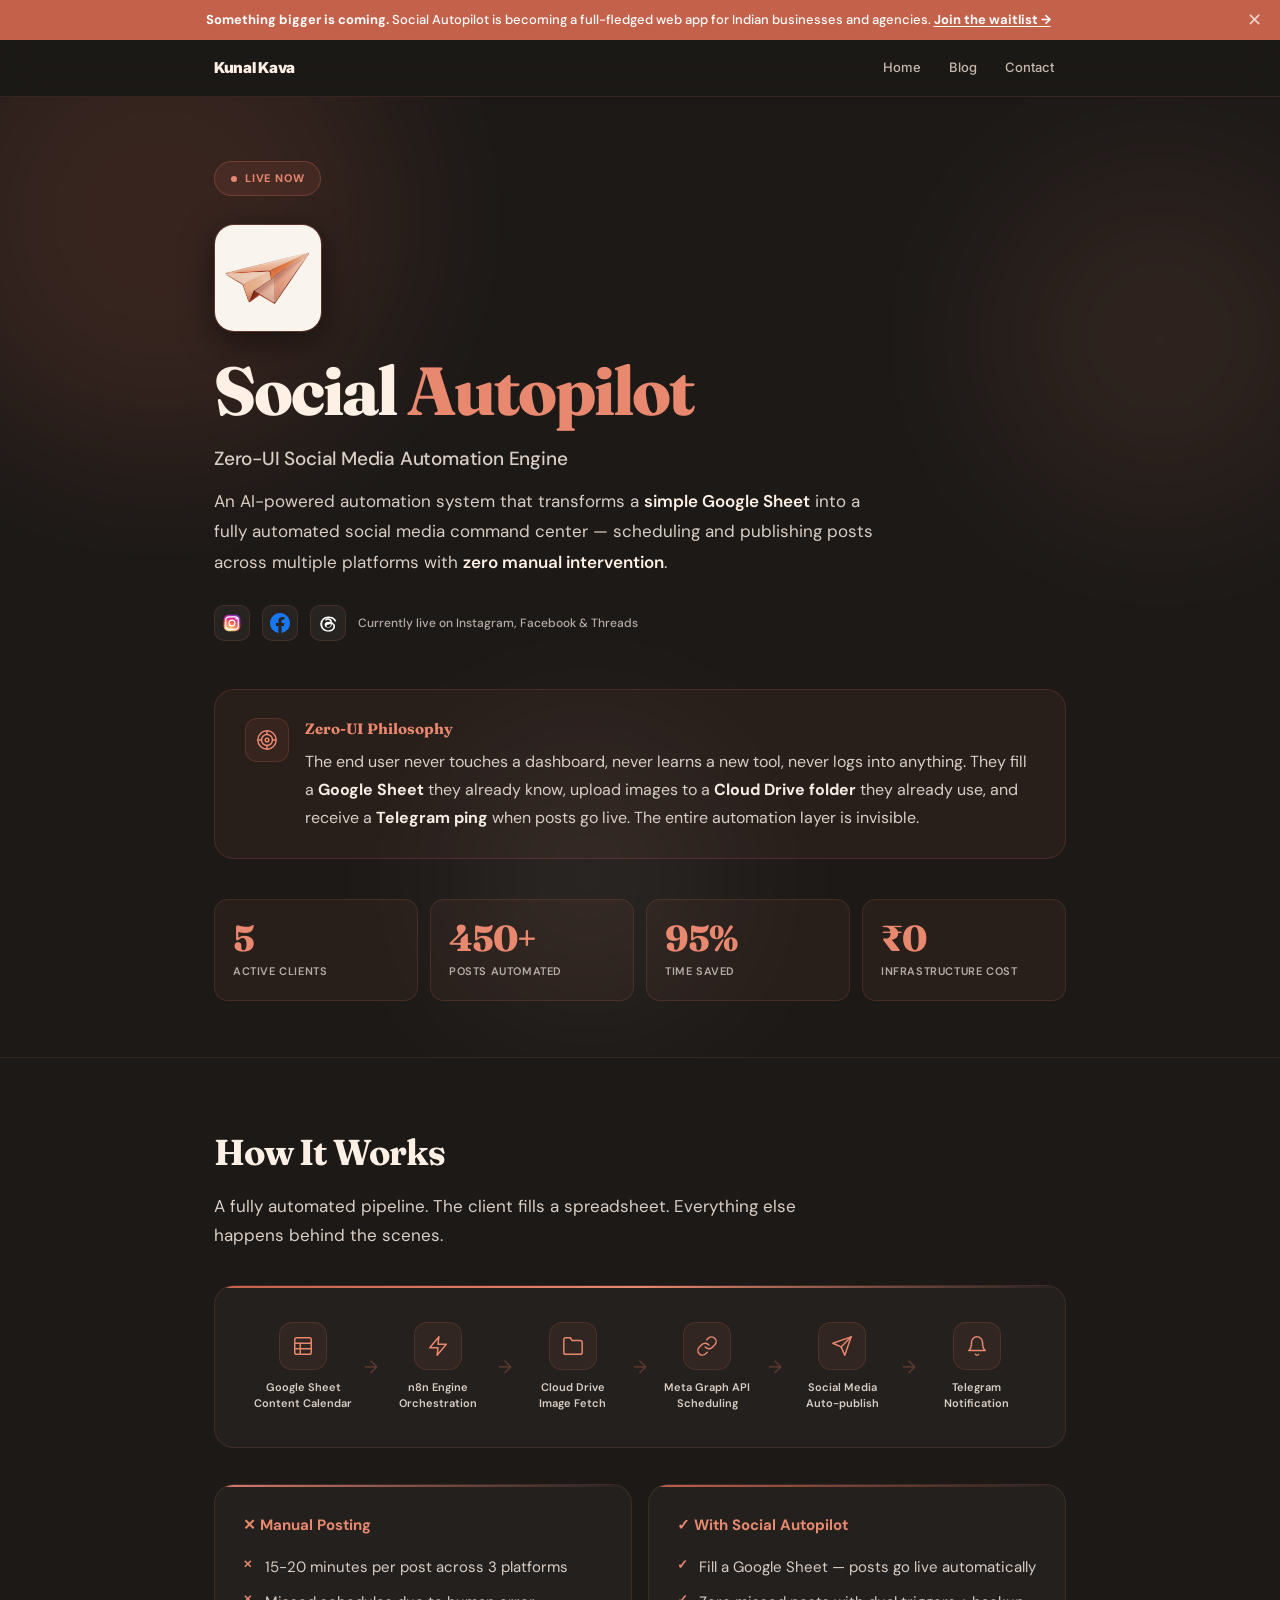
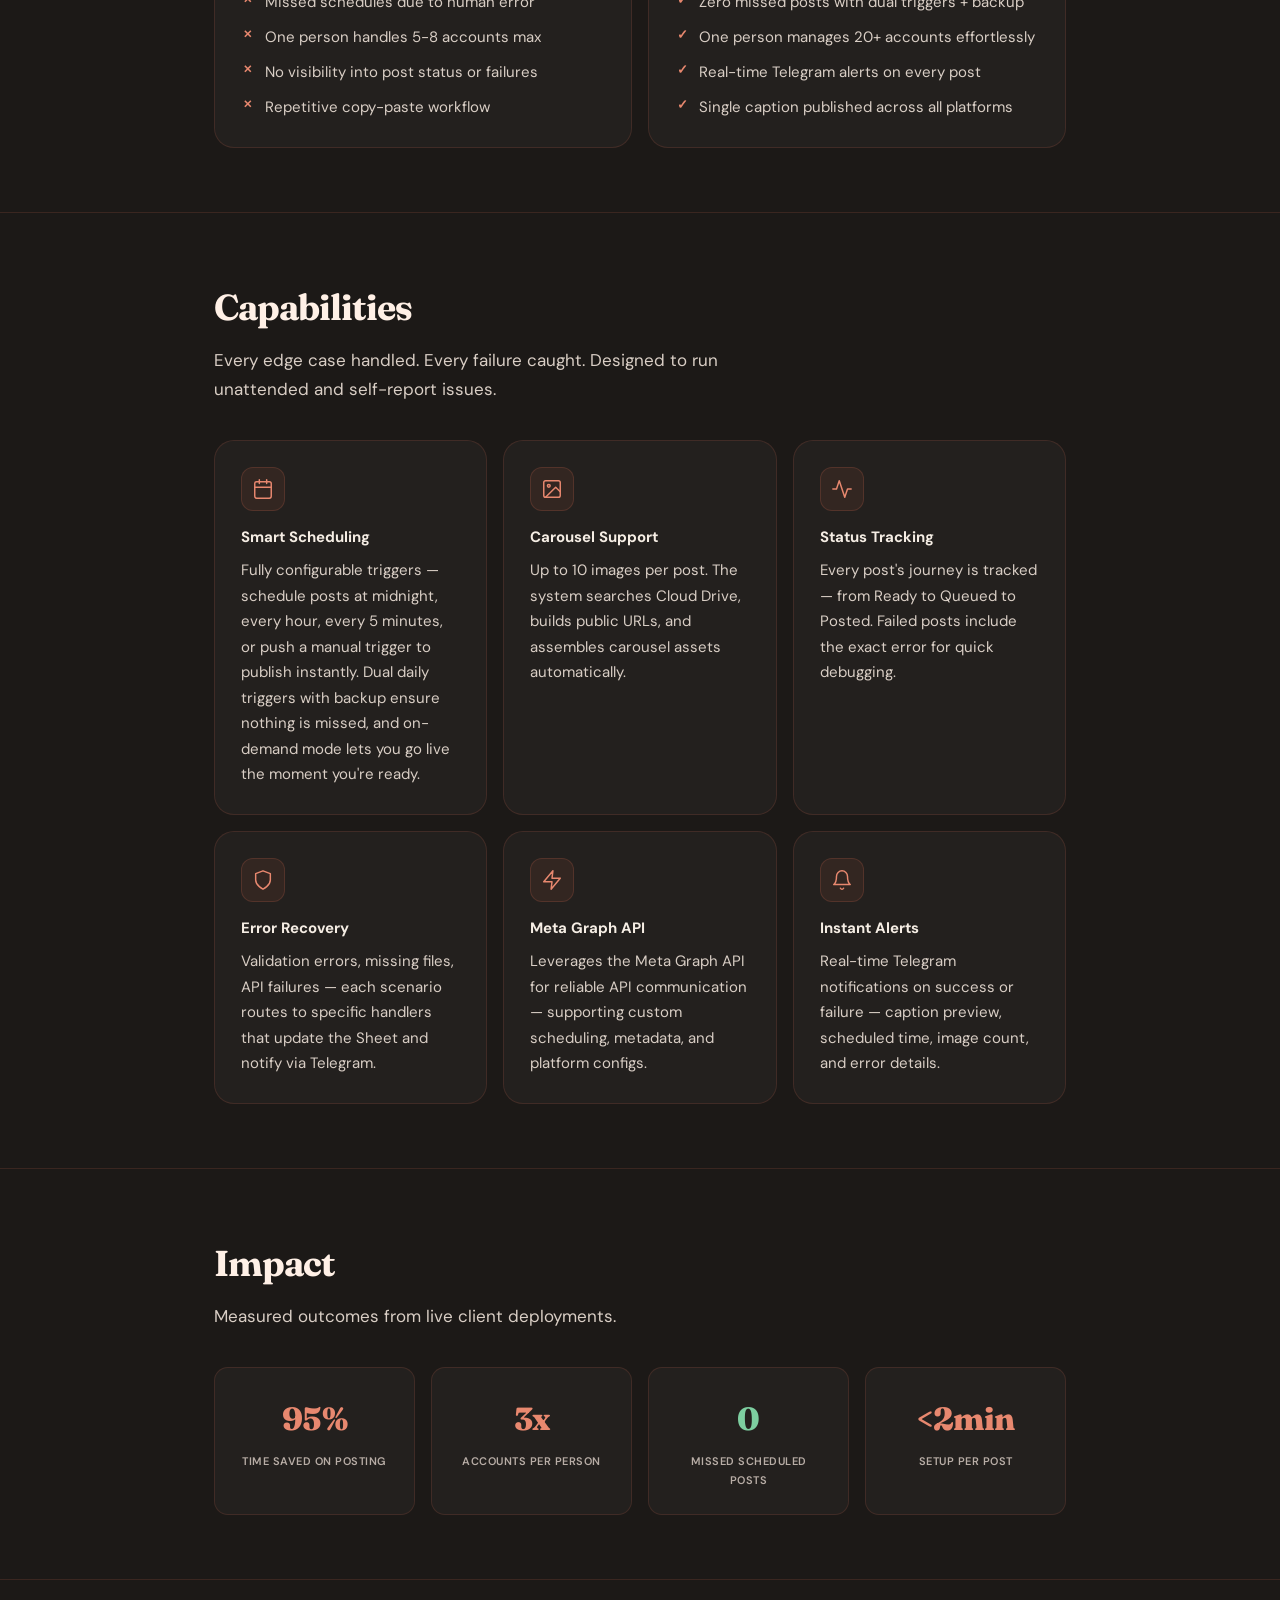
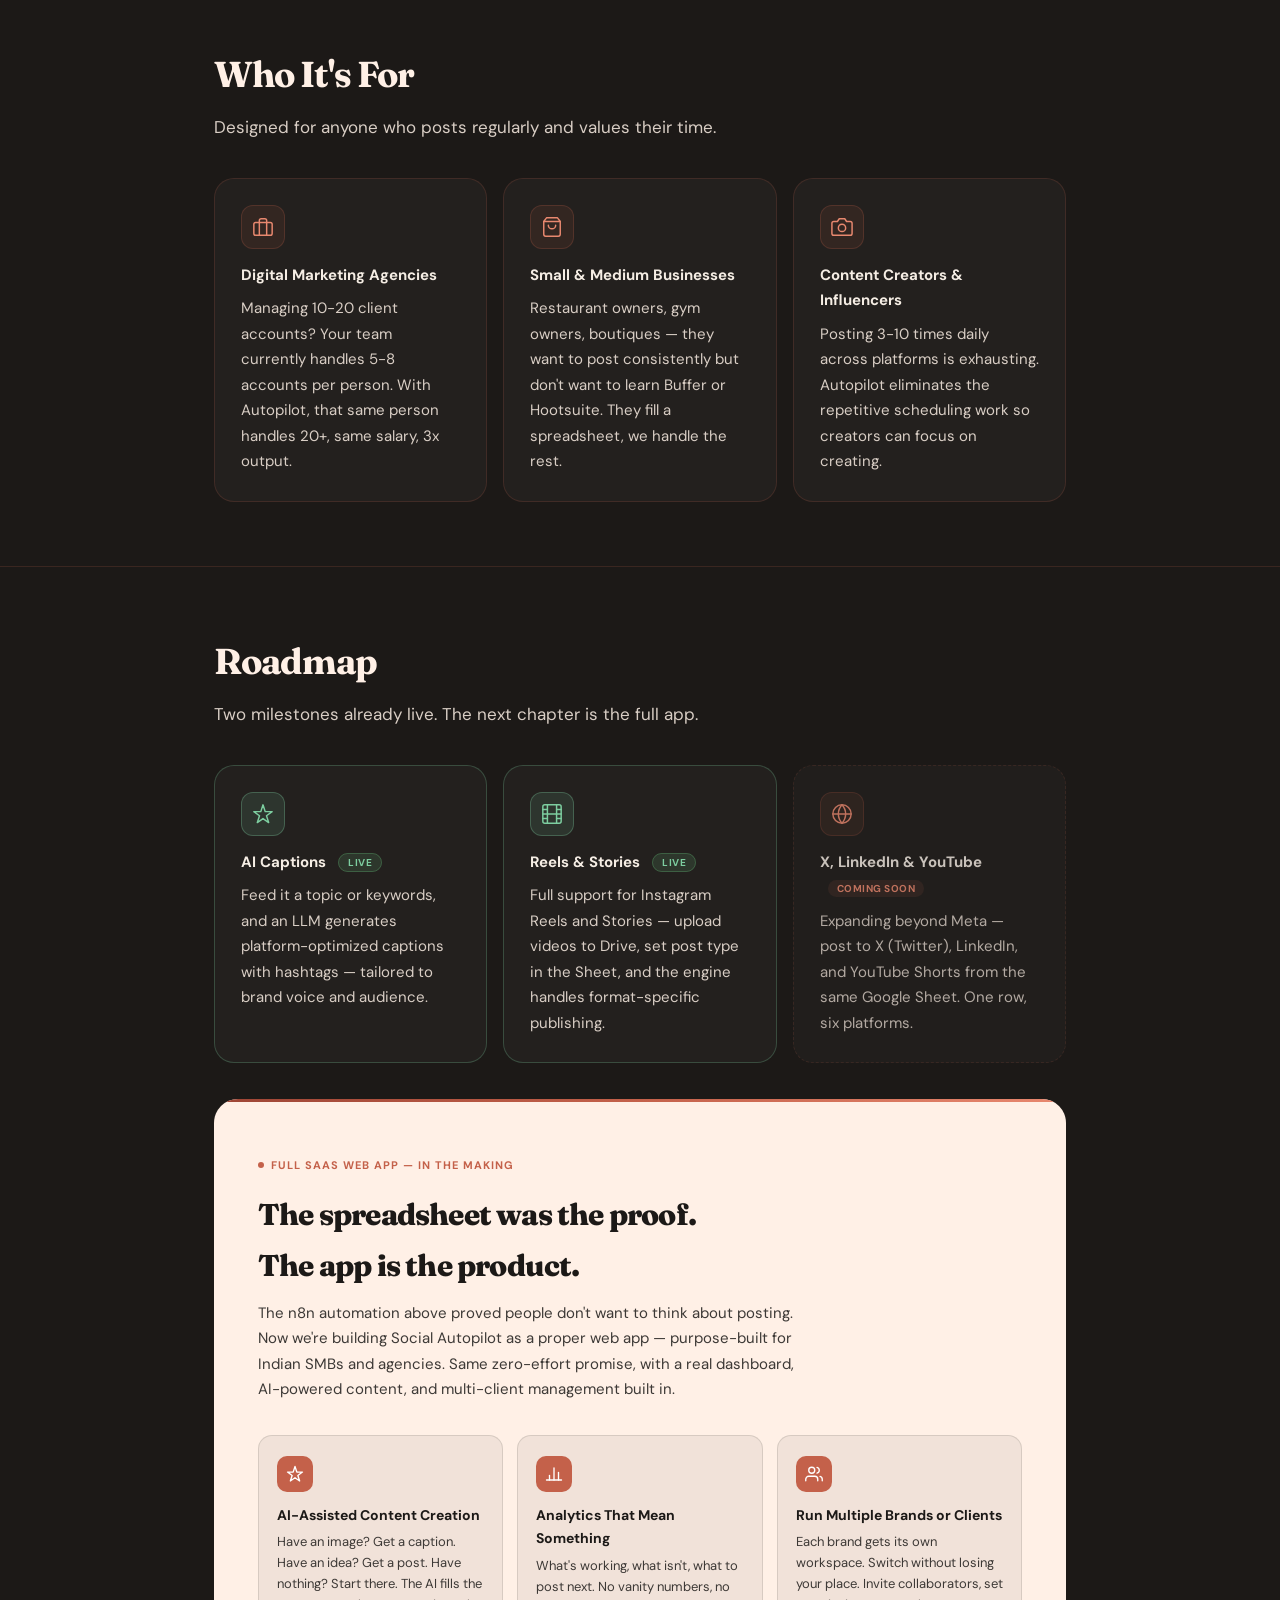
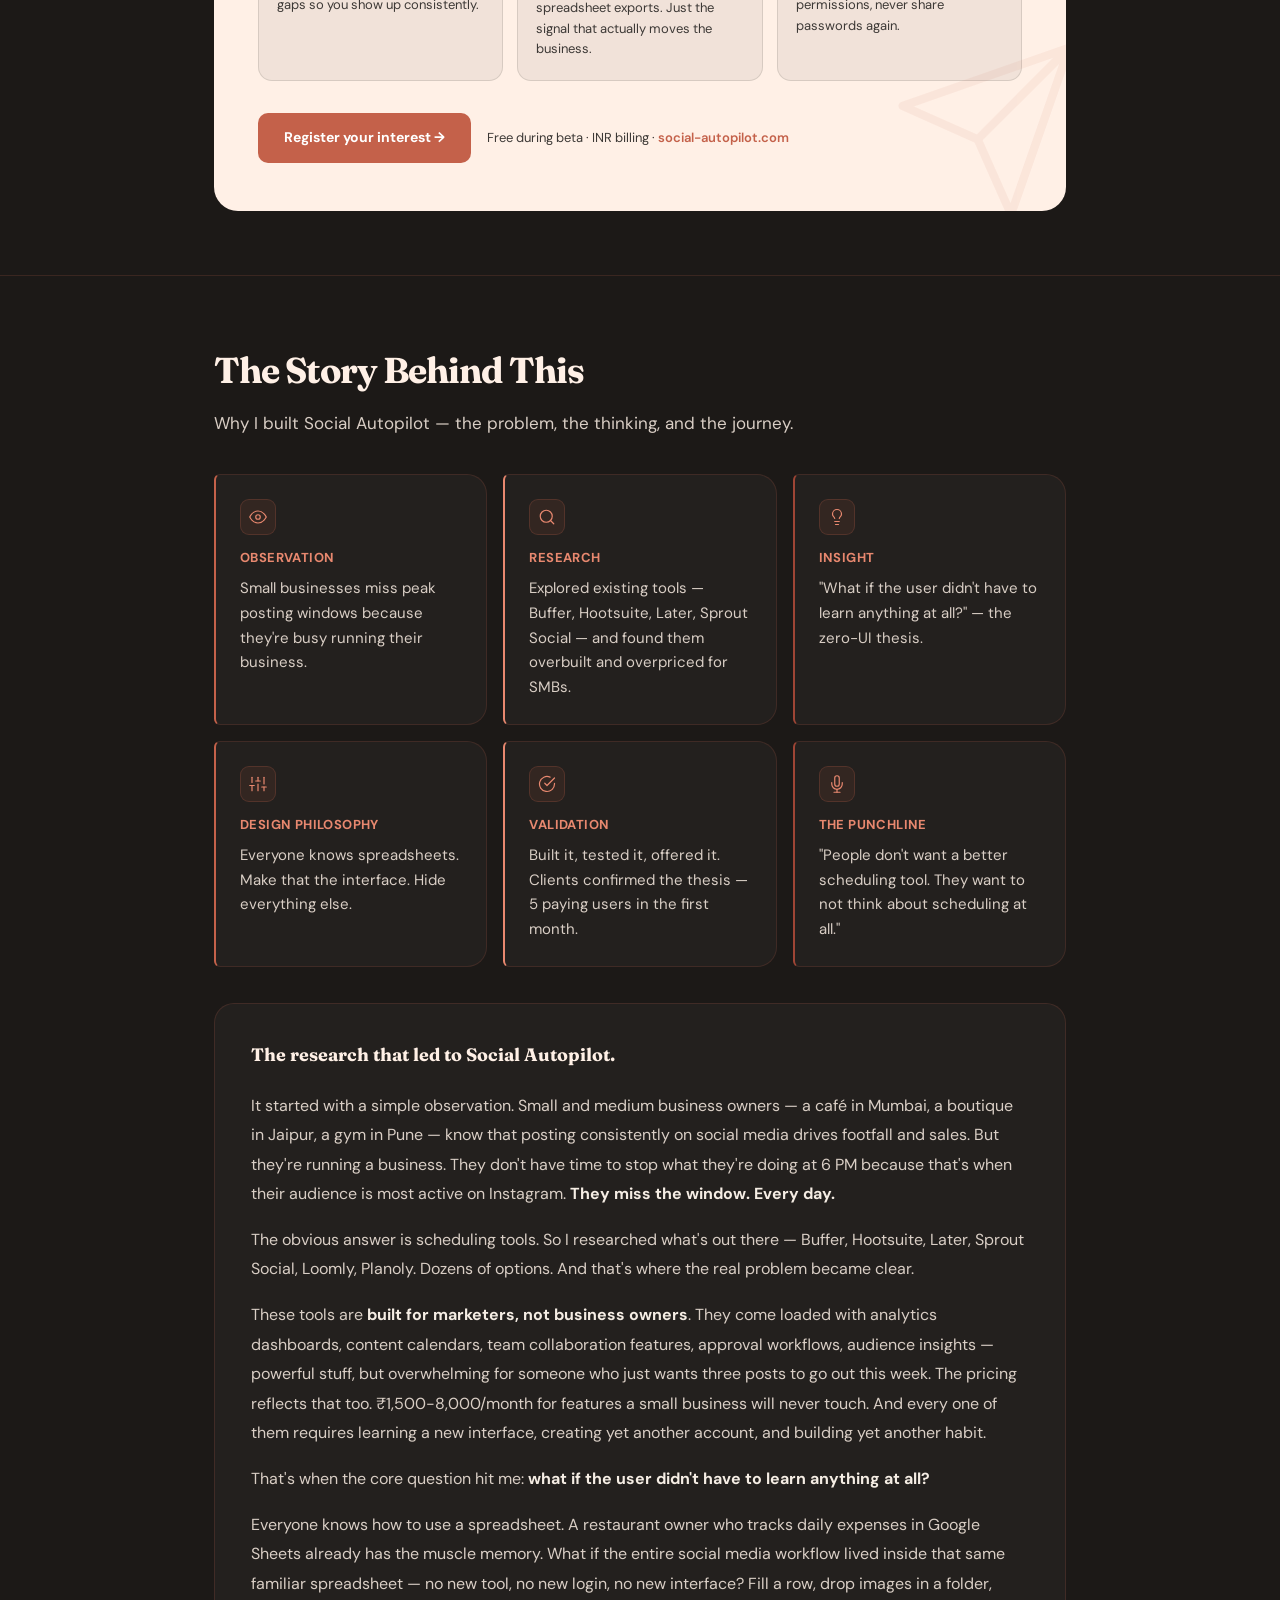
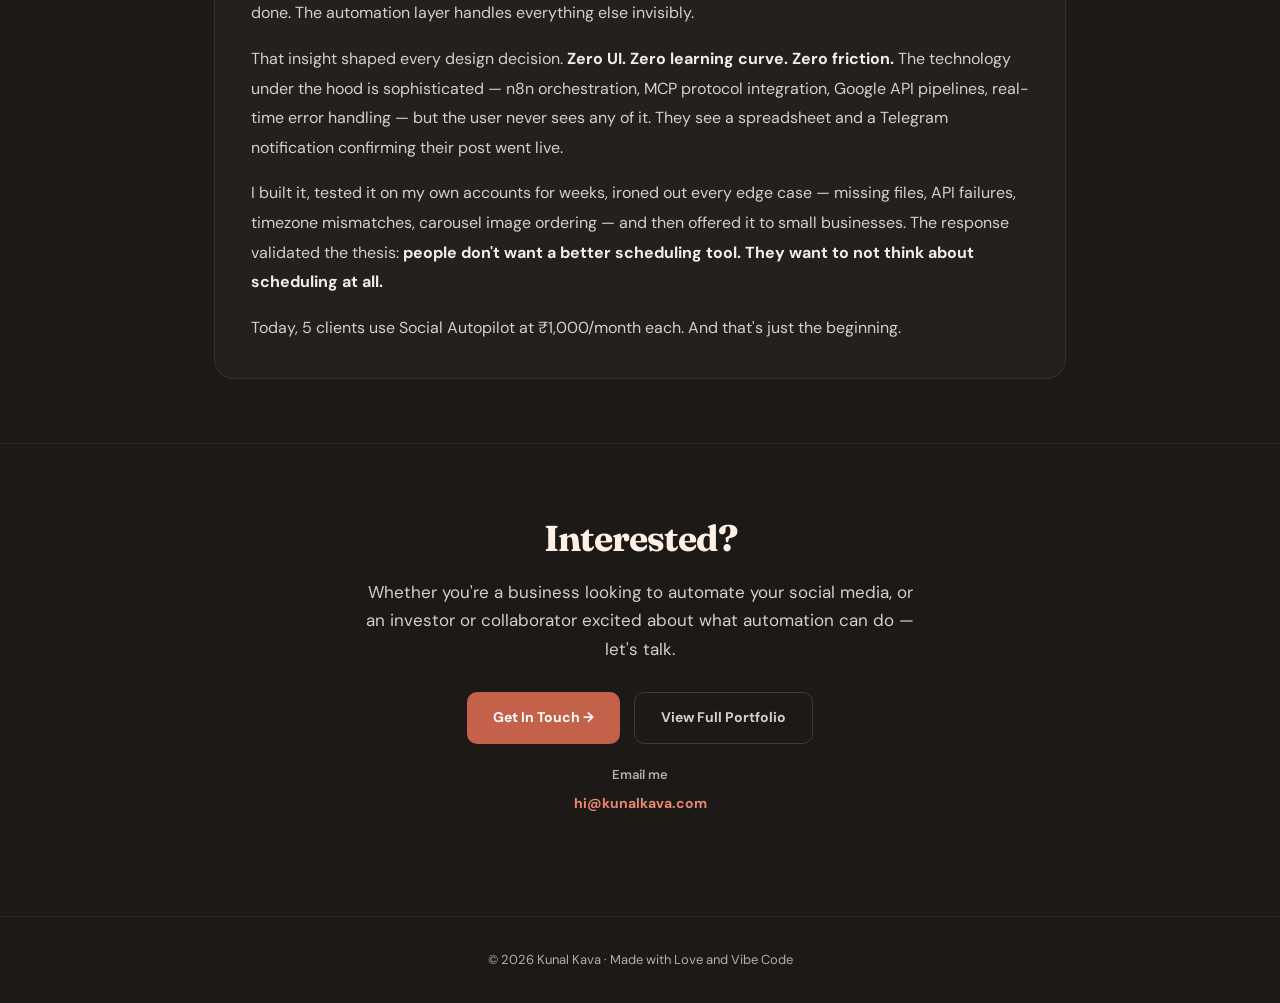
<file: social-autopilot.html>
<!doctype html>
<html lang="en">
<head>
  <meta charset="utf-8" />
  <meta name="viewport" content="width=device-width,initial-scale=1" />
  <title>Social Autopilot — AI-Powered Social Media Automation | Kunal Kava</title>
  <meta name="description" content="An AI-powered zero-UI automation engine that transforms a Google Sheet into a social media command center." />
  <link rel="preconnect" href="https://fonts.googleapis.com" />
  <link rel="preconnect" href="https://fonts.gstatic.com" crossorigin />
  <link href="https://fonts.googleapis.com/css2?family=Fraunces:ital,opsz,wght@0,9..144,300..900;1,9..144,300..900&family=DM+Sans:ital,opsz,wght@0,9..40,300..700;1,9..40,300..700&family=Inter:wght@500;900&display=swap" rel="stylesheet" />
  <script async src="https://www.googletagmanager.com/gtag/js?id=G-Z92JNNSW0P"></script>
  <script>window.dataLayer=window.dataLayer||[];function gtag(){dataLayer.push(arguments);}gtag('js',new Date());gtag('config','G-Z92JNNSW0P');</script>

  <style>
    /* Hard reset of style.css rules that damage this page's layout */
    html, body { margin: 0 !important; padding: 0 !important; background: #1C1917 !important; min-height: unset !important; }
    body { display: block !important; font-family: 'DM Sans', -apple-system, sans-serif !important; }
    .container { max-width: none !important; margin: 0 !important; padding: 0 !important; }
    .hero { min-height: unset !important; display: block !important; padding: 0 !important; align-items: unset !important; }
    .reveal { opacity: 1 !important; transform: none !important; }
    .badge { display: inline-flex !important; background: rgba(196,97,74,.12) !important; border: 1px solid rgba(196,97,74,.35) !important; color: #E8886F !important; font-size: 11px !important; }
    .blob { width: 480px !important; height: 480px !important; animation: none !important; }
    .blobs { position: absolute !important; }
    /* ===================================================== */
    /* All rules scoped to #sa-page so nothing from style.css can override */

    #sa-page {
      --ink:        #1C1917;
      --ink2:       #292524;
      --ink3:       #3D3936;
      --terra:      #C4614A;
      --terra-dark: #9E4535;
      --terra-light:#E8886F;
      --peach:      #FFF0E6;
      --sand:       #F5EDE4;
      --sand2:      #EDE0D4;
      --text:       #F5EDE4;
      --text2:      #D9CEC5;
      --text3:      #B8ADA6;
      --line:       rgba(196,97,74,.18);
      --r:          14px;
      --r2:         20px;
      --fd:         'Fraunces', Georgia, serif;
      --fb:         'DM Sans', -apple-system, sans-serif;
      display: block !important;
      width: 100% !important;
      max-width: 100% !important;
      background: var(--ink) !important;
      color: var(--text) !important;
      font-family: var(--fb) !important;
      font-size: 18px !important;
      line-height: 1.7 !important;
      -webkit-font-smoothing: antialiased;
      box-sizing: border-box !important;
      margin: 0 !important;
      padding: 0 !important;
    }
    #sa-page *, #sa-page *::before, #sa-page *::after { box-sizing: border-box; }

    /* links */
    #sa-page a { color: var(--terra-light); text-decoration: none; transition: color .15s; }
    #sa-page a:hover { color: var(--terra); }

    /* ANNOUNCEMENT BAR */
    #sa-announce {
      background: var(--terra);
      color: #fff;
      text-align: center;
      padding: 10px 48px 10px 24px;
      font-family: var(--fb);
      font-size: 13px;
      font-weight: 500;
      position: relative;
      line-height: 1.5;
    }
    #sa-announce a { color: #fff; font-weight: 700; text-decoration: underline; text-underline-offset: 2px; }
    #sa-announce a:hover { color: var(--peach); }
    #sa-announce strong { font-weight: 700; }
    #sa-announce .sa-close {
      position: absolute; right: 14px; top: 50%; transform: translateY(-50%);
      background: none; border: none; color: rgba(255,255,255,.7); cursor: pointer;
      padding: 4px; font-size: 18px; line-height: 1;
    }
    #sa-announce .sa-close:hover { color: #fff; }
    #sa-announce.hidden { display: none; }

    /* NAV */
    #sa-nav {
      position: sticky; top: 0; z-index: 100;
      background: rgba(28,25,23,.92);
      backdrop-filter: blur(16px);
      -webkit-backdrop-filter: blur(16px);
      border-bottom: 0.5px solid rgba(196,97,74,.18);
    }
    #sa-nav .wrap {
      max-width: 900px; margin: 0 auto; padding: 0 24px;
      display: flex; align-items: center; justify-content: space-between;
      height: 56px;
    }
    #sa-nav .sa-brand {
      font-family: 'Inter', ui-sans-serif, system-ui, -apple-system, sans-serif;
      font-weight: 900;
      font-size: 15px;
      letter-spacing: -0.3px;
      color: #FFF0E6;
      text-decoration: none;
    }
    #sa-nav .sa-brand:hover { color: #E8886F; }
    #sa-nav .sa-links { display: flex; align-items: center; gap: 4px; }
    #sa-nav .sa-links a {
      font-family: 'Inter', ui-sans-serif, system-ui, -apple-system, sans-serif;
      font-size: 13px; font-weight: 500; color: #C4B8AE;
      padding: 7px 12px; border-radius: 999px;
      transition: background .15s, color .15s;
    }
    #sa-nav .sa-links a:hover { background: rgba(255,255,255,.06); color: #F5EDE4; }

    /* WRAP utility — used on every section */
    .sa-wrap {
      max-width: 900px !important;
      width: 100% !important;
      margin-left: auto !important;
      margin-right: auto !important;
      padding-left: 24px !important;
      padding-right: 24px !important;
      box-sizing: border-box !important;
    }

    /* REVEAL */
    #sa-page .sa-reveal { opacity: 0; transform: translateY(16px); transition: opacity .5s, transform .5s; }
    #sa-page .sa-reveal.show { opacity: 1; transform: none; }

    /* BLOBS */
    #sa-page .sa-blobs { position: absolute; inset: 0; overflow: hidden; pointer-events: none; z-index: 0; }
    #sa-page .sa-blob { position: absolute; border-radius: 50%; filter: blur(80px); opacity: .16; }
    #sa-page .sa-b1 { width: 480px; height: 480px; background: var(--terra); top: -120px; left: -80px; }
    #sa-page .sa-b2 { width: 360px; height: 360px; background: #E8886F; top: 60px; right: -60px; opacity: .09; }
    #sa-page .sa-b3 { width: 280px; height: 280px; background: var(--sand2); bottom: 40px; left: 35%; opacity: .07; }

    /* HERO */
    #sa-page .sa-hero { padding: 64px 0 56px; position: relative; overflow: hidden; }
    #sa-page .sa-hero .sa-wrap { position: relative; z-index: 1; }

    @keyframes sa-blink { 0%,100%{opacity:1} 50%{opacity:.25} }

    #sa-page .sa-badge {
      display: inline-flex; align-items: center; gap: 8px;
      padding: 7px 16px;
      background: rgba(196,97,74,.12); border: 1px solid rgba(196,97,74,.35);
      border-radius: 999px; font-size: 11px; font-weight: 700;
      color: var(--terra-light); letter-spacing: .8px; text-transform: uppercase;
      margin-bottom: 28px;
    }
    #sa-page .sa-badge::before {
      content: ''; width: 6px; height: 6px;
      background: var(--terra-light); border-radius: 50%;
      animation: sa-blink 2s infinite;
    }
    #sa-page .project-logo {
      display: block; width: 108px; height: 108px; border-radius: 20px;
      object-fit: cover; border: 1px solid rgba(196,97,74,.3);
      box-shadow: 0 8px 32px rgba(0,0,0,.5); margin-bottom: 24px;
    }
    #sa-page h1 {
      font-family: var(--fd); font-size: clamp(40px,5.5vw,68px);
      font-weight: 800; letter-spacing: -2px; line-height: 1.02;
      margin: 0 0 18px; color: var(--peach);
    }
    #sa-page h1 span { color: var(--terra-light); }
    #sa-page .sa-subtitle { font-size: 19px; font-weight: 500; color: var(--text2); margin: 0 0 10px; letter-spacing: -.2px; }
    #sa-page .sa-tagline { font-size: 17px; color: var(--text2); max-width: 660px; line-height: 1.8; margin: 0; }
    #sa-page .sa-tagline em { color: var(--peach); font-style: normal; font-weight: 600; }

    /* PLATFORMS */
    #sa-page .platforms { display: flex; align-items: center; gap: 12px; margin-top: 28px; }
    #sa-page .plat-icon {
      width: 36px; height: 36px; border-radius: 10px;
      background: rgba(245,237,228,.05); border: 1px solid rgba(196,97,74,.2);
      display: flex; align-items: center; justify-content: center;
      overflow: hidden; transition: all .15s; flex-shrink: 0;
    }
    #sa-page .plat-icon:hover { border-color: rgba(196,97,74,.5); transform: translateY(-2px); }
    #sa-page .plat-label { font-size: 12px; color: var(--text3); font-weight: 500; }

    /* ZERO-UI CALLOUT */
    #sa-page .zero-ui {
      margin-top: 48px; padding: 26px 30px;
      background: rgba(196,97,74,.07); border: 1px solid rgba(196,97,74,.22);
      border-radius: var(--r2); display: flex; align-items: flex-start; gap: 16px;
    }
    #sa-page .zero-ui .iw { flex-shrink: 0; margin-top: 2px; }
    #sa-page .zero-ui h3 { font-family: var(--fd); font-size: 15px; font-weight: 700; margin: 0 0 6px; color: var(--terra-light); }
    #sa-page .zero-ui p { color: var(--text2); font-size: 16px; line-height: 1.75; margin: 0; }
    #sa-page .zero-ui p strong { color: var(--text); }

    /* STATS */
    #sa-page .stats { display: flex; gap: 40px; flex-wrap: wrap; margin-top: 40px; }
    #sa-page .stat .val {
      font-family: var(--fd); font-size: 36px; font-weight: 800;
      letter-spacing: -1px; color: var(--terra-light); display: block; line-height: 1;
    }
    #sa-page .stat .lab { font-size: 11px; color: var(--text3); font-weight: 600; text-transform: uppercase; letter-spacing: .6px; margin-top: 5px; display: block; }

    /* DIVIDER */
    #sa-page hr.div { border: none; border-top: 0.5px solid var(--line); margin: 0; }

    /* SECTIONS */
    #sa-page section { padding: 64px 0; }
    #sa-page h2 { font-family: var(--fd); font-size: clamp(26px,3.5vw,36px); font-weight: 700; letter-spacing: -1px; color: var(--peach); margin: 0 0 8px; }
    #sa-page .sa-kicker { font-size: 17px; color: var(--text2); margin: 0; max-width: 600px; }

    /* ICON WRAP */
    #sa-page .iw {
      width: 44px; height: 44px; border-radius: 12px;
      background: rgba(196,97,74,.10); border: 1px solid rgba(196,97,74,.22);
      display: flex; align-items: center; justify-content: center;
      flex-shrink: 0; margin-bottom: 14px;
    }
    #sa-page .iw svg { width: 22px; height: 22px; stroke: var(--terra-light); fill: none; stroke-width: 1.6; stroke-linecap: round; stroke-linejoin: round; }
    #sa-page .iw.sm { width: 36px; height: 36px; border-radius: 9px; margin-bottom: 12px; }
    #sa-page .iw.sm svg { width: 18px; height: 18px; }

    /* FLOW */
    #sa-page .flow-box {
      margin-top: 36px; background: rgba(245,237,228,.03);
      border: 0.5px solid var(--line); border-radius: var(--r2);
      padding: 36px; position: relative; overflow: hidden;
    }
    #sa-page .flow-box::before {
      content: ''; position: absolute; top: 0; left: 0; right: 0; height: 2px;
      background: linear-gradient(90deg,var(--terra),var(--terra-light),transparent);
    }
    #sa-page .flow-row { display: flex; align-items: center; justify-content: space-between; gap: 8px; flex-wrap: wrap; }
    #sa-page .flow-step { display: flex; flex-direction: column; align-items: center; gap: 10px; flex: 1; min-width: 72px; }
    #sa-page .fiw {
      width: 48px; height: 48px; border-radius: 13px;
      background: rgba(196,97,74,.09); border: 1px solid rgba(196,97,74,.2);
      display: flex; align-items: center; justify-content: center;
    }
    #sa-page .fiw svg { width: 22px; height: 22px; stroke: var(--terra-light); fill: none; stroke-width: 1.6; stroke-linecap: round; stroke-linejoin: round; }
    #sa-page .flabel { font-size: 11px; color: var(--text2); text-align: center; font-weight: 600; line-height: 1.4; }
    #sa-page .farrow { color: rgba(196,97,74,.4); font-size: 18px; flex-shrink: 0; }

    @media (max-width: 640px) {
      #sa-page .flow-row { flex-direction: column; }
      #sa-page .farrow { transform: rotate(90deg); }
    }

    /* PROBLEM/SOLUTION */
    #sa-page .ps-grid { display: grid; grid-template-columns: 1fr 1fr; gap: 16px; margin-top: 36px; }
    @media (max-width: 640px) { #sa-page .ps-grid { grid-template-columns: 1fr; } }
    #sa-page .ps-card {
      background: rgba(245,237,228,.03); border: 0.5px solid var(--line);
      border-radius: var(--r2); padding: 28px; position: relative; overflow: hidden;
    }
    #sa-page .ps-card::before { content:''; position:absolute; top:0;left:0;right:0;height:2px; }
    #sa-page .ps-card.prob::before { background: linear-gradient(90deg,#d97b6c,transparent); }
    #sa-page .ps-card.sol::before { background: linear-gradient(90deg,var(--terra),transparent); }
    #sa-page .ps-card h3 { font-size: 15px; font-weight: 700; margin: 0 0 16px; }
    #sa-page .ps-card.prob h3 { color: #E8886F; }
    #sa-page .ps-card.sol h3 { color: var(--terra-light); }
    #sa-page .ps-list { list-style: none; padding: 0; margin: 0; display: flex; flex-direction: column; gap: 11px; }
    #sa-page .ps-list li { font-size: 15px; color: var(--text2); padding-left: 22px; position: relative; line-height: 1.6; }
    #sa-page .ps-card.prob .ps-list li::before { content:'✕'; position:absolute;left:0;top:1px;color:#E8886F;font-size:11px;font-weight:800; }
    #sa-page .ps-card.sol .ps-list li::before { content:'✓'; position:absolute;left:0;top:0;color:var(--terra-light);font-size:13px;font-weight:800; }

    /* FEATURE GRID */
    #sa-page .fg { display: grid; grid-template-columns: repeat(3,1fr); gap: 16px; margin-top: 36px; }
    @media (max-width: 768px) { #sa-page .fg { grid-template-columns: 1fr; } }
    #sa-page .fc {
      background: rgba(245,237,228,.03); border: 0.5px solid var(--line);
      border-radius: var(--r2); padding: 26px; transition: transform .15s, border-color .15s;
    }
    #sa-page .fc:hover { transform: translateY(-2px); border-color: rgba(196,97,74,.3); }
    #sa-page .fc h3 { font-size: 15px; font-weight: 700; margin: 0 0 8px; color: var(--text); }
    #sa-page .fc p { font-size: 15px; color: var(--text2); line-height: 1.7; margin: 0; }

    /* BADGES */
    #sa-page .live-b {
      font-size: 10px; background: rgba(100,190,120,.15); color: #7dcea0;
      border: 0.5px solid rgba(100,190,120,.3);
      padding: 2px 9px; border-radius: 999px; font-weight: 700; letter-spacing: .5px; margin-left: 8px; vertical-align: middle;
    }
    #sa-page .soon-b {
      font-size: 10px; background: rgba(196,97,74,.12); color: var(--terra-light);
      padding: 2px 9px; border-radius: 999px; font-weight: 700; letter-spacing: .5px; margin-left: 8px; vertical-align: middle;
    }

    /* RESULTS GRID */
    #sa-page .rg { display: grid; grid-template-columns: repeat(4,1fr); gap: 16px; margin-top: 36px; }
    @media (max-width: 640px) { #sa-page .rg { grid-template-columns: repeat(2,1fr); } }
    #sa-page .rc { background: rgba(245,237,228,.03); border: 0.5px solid var(--line); border-radius: var(--r); padding: 24px; text-align: center; }
    #sa-page .rc .rv { font-family: var(--fd); font-size: 32px; font-weight: 800; letter-spacing: -.8px; color: var(--terra-light); display: block; }
    #sa-page .rc:nth-child(3) .rv { color: #7dcea0; }
    #sa-page .rc .rl { margin-top: 6px; color: var(--text3); font-size: 11px; font-weight: 600; text-transform: uppercase; letter-spacing: .5px; display: block; }

    /* TARGET GRID */
    #sa-page .tg { display: grid; grid-template-columns: repeat(3,1fr); gap: 16px; margin-top: 36px; }
    @media (max-width: 640px) { #sa-page .tg { grid-template-columns: 1fr; } }
    #sa-page .tc { background: rgba(245,237,228,.03); border: 0.5px solid var(--line); border-radius: var(--r2); padding: 26px; }
    #sa-page .tc h3 { font-size: 15px; font-weight: 700; margin: 0 0 8px; color: var(--text); }
    #sa-page .tc p { font-size: 15px; color: var(--text2); line-height: 1.7; margin: 0; }

    /* APP TEASER LIGHT ISLAND */
    #sa-page .teaser {
      margin-top: 36px; background: var(--peach); border-radius: 24px;
      padding: 48px 44px; position: relative; overflow: hidden;
    }
    #sa-page .teaser::before {
      content: ''; position: absolute; top: 0; left: 0; right: 0; height: 3px;
      background: linear-gradient(90deg,var(--terra-dark),var(--terra),var(--terra-light));
    }
    #sa-page .teaser::after {
      content: ''; position: absolute; right: -20px; bottom: -20px;
      width: 200px; height: 200px;
      background: url("data:image/svg+xml,%3Csvg xmlns='http://www.w3.org/2000/svg' viewBox='0 0 24 24' fill='none' stroke='%23C4614A' stroke-width='1' stroke-linecap='round' stroke-linejoin='round'%3E%3Cpath d='M22 2L11 13'/%3E%3Cpath d='M22 2L15 22 11 13 2 9l20-7z'/%3E%3C/svg%3E") center/contain no-repeat;
      opacity: .07; pointer-events: none;
    }
    #sa-page .teaser .eyebrow {
      display: inline-flex; align-items: center; gap: 7px;
      font-size: 11px; font-weight: 700; letter-spacing: 1px; text-transform: uppercase;
      color: var(--terra); margin-bottom: 14px;
    }
    #sa-page .teaser .eyebrow::before {
      content: ''; width: 6px; height: 6px; background: var(--terra);
      border-radius: 50%; animation: sa-blink 2s infinite;
    }
    #sa-page .teaser h3 { font-family: var(--fd); font-size: clamp(22px,3vw,30px); font-weight: 800; letter-spacing: -.8px; color: var(--ink); margin: 0 0 10px; }
    #sa-page .teaser .sub { font-size: 15px; color: var(--ink3); line-height: 1.7; max-width: 560px; margin: 0 0 32px; }
    #sa-page .tfg { display: grid; grid-template-columns: repeat(3,1fr); gap: 14px; margin-bottom: 32px; }
    @media (max-width: 640px) { #sa-page .tfg { grid-template-columns: 1fr; } }
    #sa-page .tf { background: rgba(28,25,23,.06); border: 0.5px solid rgba(28,25,23,.12); border-radius: 14px; padding: 20px 18px; }
    #sa-page .tf .tfi { width: 36px; height: 36px; border-radius: 10px; background: var(--terra); display: flex; align-items: center; justify-content: center; margin-bottom: 12px; }
    #sa-page .tf .tfi svg { width: 18px; height: 18px; stroke: #fff; fill: none; stroke-width: 1.8; stroke-linecap: round; stroke-linejoin: round; }
    #sa-page .tf h4 { font-size: 14px; font-weight: 700; color: var(--ink); margin: 0 0 5px; }
    #sa-page .tf p { font-size: 13px; color: var(--ink3); line-height: 1.6; margin: 0; }
    #sa-page .tfooter { display: flex; align-items: center; gap: 16px; flex-wrap: wrap; }
    #sa-page .tbtn {
      display: inline-flex; align-items: center; gap: 8px; padding: 13px 26px;
      background: var(--terra); color: #fff; font-size: 14px; font-weight: 700;
      border-radius: 10px; text-decoration: none; transition: background .15s, transform .15s;
    }
    #sa-page .tbtn:hover { background: var(--terra-dark); color: #fff; transform: translateY(-1px); }
    #sa-page .tnote { font-size: 13px; color: var(--ink3); }
    #sa-page .tnote a { color: var(--terra); font-weight: 600; }

    /* STORY CARDS */
    #sa-page .scg { display: grid; grid-template-columns: repeat(3,1fr); gap: 16px; margin-top: 36px; margin-bottom: 28px; }
    @media (max-width: 768px) { #sa-page .scg { grid-template-columns: 1fr; } }
    #sa-page .sc {
      background: rgba(245,237,228,.03); border: 0.5px solid var(--line);
      border-radius: 6px 20px 20px 6px; border-left: 2px solid var(--terra); padding: 24px;
    }
    #sa-page .sc:nth-child(2) { border-left-color: var(--terra-light); }
    #sa-page .sc:nth-child(3) { border-left-color: var(--terra-dark); }
    #sa-page .sc:nth-child(4) { border-left-color: var(--terra); }
    #sa-page .sc:nth-child(5) { border-left-color: var(--terra-light); }
    #sa-page .sc:nth-child(6) { border-left-color: var(--terra-dark); }
    #sa-page .sc h3 { font-size: 13px; font-weight: 700; margin: 0 0 7px; color: var(--terra-light); text-transform: uppercase; letter-spacing: .4px; }
    #sa-page .sc p { font-size: 15px; color: var(--text2); line-height: 1.65; margin: 0; }

    /* STORY BLOCK */
    #sa-page .sb { margin-top: 36px; background: rgba(245,237,228,.03); border: 0.5px solid var(--line); border-radius: var(--r2); padding: 36px; }
    #sa-page .sb h3 { font-family: var(--fd); font-size: 18px; font-weight: 700; margin: 0 0 20px; color: var(--peach); }
    #sa-page .sb p { color: var(--text2); font-size: 16px; line-height: 1.85; margin: 0 0 16px; }
    #sa-page .sb p:last-child { margin-bottom: 0; }
    #sa-page .sb p strong { color: var(--text); }

    /* CTA */
    #sa-page .ctabtn {
      display: inline-flex; align-items: center; gap: 8px;
      padding: 13px 26px; border-radius: 10px; font-size: 14px; font-weight: 700;
      text-decoration: none; transition: all .15s;
    }
    #sa-page .ctabtn.pri { background: var(--terra); color: #fff; }
    #sa-page .ctabtn.pri:hover { background: var(--terra-dark); color: #fff; }
    #sa-page .ctabtn.out { background: transparent; color: var(--text2); border: 1px solid rgba(245,237,228,.15); }
    #sa-page .ctabtn.out:hover { border-color: rgba(245,237,228,.3); color: var(--text); }
    #sa-page .cta-row { display: flex; gap: 14px; justify-content: center; flex-wrap: wrap; }
    #sa-page .cta-contact { margin-top: 20px; display: flex; flex-direction: column; align-items: center; gap: 6px; }
    #sa-page .cta-contact a { color: var(--terra-light); font-weight: 700; font-size: 14px; }
    #sa-page .cta-contact a:hover { color: var(--terra); }
    #sa-page .cta-contact .elabel { color: var(--text3); font-size: 13px; font-weight: 600; }

    /* FOOTER */
    #sa-page footer { text-align: center; padding: 32px 24px; font-size: 13px; color: var(--text3); }

    @media (max-width: 480px) {
      #sa-page .stats { gap: 24px; }
      #sa-page .stat .val { font-size: 28px; }
      #sa-page .teaser { padding: 32px 24px; }
    }
  </style>
</head>
<body>
<div id="sa-page">

  <!-- ANNOUNCEMENT BAR -->
  <div id="sa-announce">
    <strong>Something bigger is coming.</strong> Social Autopilot is becoming a full-fledged web app for Indian businesses and agencies.
    <a href="https://social-autopilot.com" target="_blank" rel="noopener">Join the waitlist &#8594;</a>
    <button class="sa-close" onclick="document.getElementById('sa-announce').classList.add('hidden')" aria-label="Dismiss">&#x2715;</button>
  </div>

  <!-- NAV -->
  <nav id="sa-nav">
    <div class="wrap">
      <a href="https://kunalkava.com" class="sa-brand" style="font-family:'Inter',ui-sans-serif,system-ui,-apple-system,sans-serif;font-weight:900;font-size:15px;letter-spacing:-0.3px;color:#FFF0E6;text-decoration:none;">Kunal Kava</a>
      <div class="sa-links">
        <a href="/">Home</a>
        <a href="/blog/">Blog</a>
        <a href="/#contact">Contact</a>
      </div>
    </div>
  </nav>

  <!-- HERO -->
  <section class="sa-hero">
    <div class="sa-blobs" aria-hidden="true">
      <div class="sa-blob sa-b1"></div>
      <div class="sa-blob sa-b2"></div>
      <div class="sa-blob sa-b3"></div>
    </div>
    <div class="sa-wrap sa-reveal" style="max-width:900px;width:100%;margin-left:auto;margin-right:auto;padding-left:24px;padding-right:24px;box-sizing:border-box;display:block">
      <div class="sa-badge">Live Now</div>
      <img src="/assets/Social-autopilot-logo.png" alt="Social Autopilot logo" class="project-logo" />
      <h1>Social <span>Autopilot</span></h1>
      <p class="sa-subtitle">Zero-UI Social Media Automation Engine</p>
      <p class="sa-tagline">An AI-powered automation system that transforms a <em>simple Google Sheet</em> into a fully automated social media command center — scheduling and publishing posts across multiple platforms with <em>zero manual intervention</em>.</p>

      <div class="platforms">
        <div class="plat-icon" title="Instagram">
          <svg width="20" height="20" viewBox="0 0 24 24" fill="none"><defs><radialGradient id="ig_g" cx="30%" cy="107%" r="150%"><stop offset="0%" stop-color="#fdf497"/><stop offset="5%" stop-color="#fdf497"/><stop offset="45%" stop-color="#fd5949"/><stop offset="60%" stop-color="#d6249f"/><stop offset="90%" stop-color="#285AEB"/></radialGradient></defs><rect x="2" y="2" width="20" height="20" rx="6" fill="url(#ig_g)"/><rect x="4.5" y="4.5" width="15" height="15" rx="4" stroke="white" stroke-width="1.5" fill="none"/><circle cx="12" cy="12" r="3.5" stroke="white" stroke-width="1.5" fill="none"/><circle cx="17" cy="7" r="1" fill="white"/></svg>
        </div>
        <div class="plat-icon" title="Facebook">
          <svg width="20" height="20" viewBox="0 0 24 24"><path fill="#1877F2" d="M24 12.073C24 5.405 18.627 0 12 0S0 5.405 0 12.073C0 18.1 4.388 23.094 10.125 24v-8.437H7.078v-3.49h3.047V9.41c0-3.025 1.792-4.697 4.533-4.697 1.312 0 2.686.236 2.686.236v2.971H15.83c-1.491 0-1.956.93-1.956 1.886v2.267h3.328l-.532 3.49h-2.796V24C19.612 23.094 24 18.1 24 12.073z"/></svg>
        </div>
        <div class="plat-icon" title="Threads">
          <svg width="18" height="18" viewBox="0 0 192 192"><path d="M141.537 88.988a66.667 66.667 0 0 0-2.518-1.143c-1.482-27.307-16.403-42.94-41.457-43.1h-.34c-14.986 0-27.449 6.396-35.12 18.036l13.779 9.452c5.73-8.695 14.724-10.548 21.348-10.548h.229c8.249.053 14.474 2.452 18.503 7.129 2.932 3.405 4.893 8.111 5.864 14.05-7.314-1.243-15.224-1.626-23.672-1.14-23.77 1.371-39.07 15.283-38.085 34.65.493 9.744 5.333 18.123 13.623 23.6 7.022 4.64 16.064 6.959 25.456 6.53 12.39-.566 22.1-5.263 28.863-13.954 5.135-6.601 8.401-15.19 9.85-25.882 5.904 3.565 10.283 8.252 12.704 13.891 4.118 9.588 4.359 25.327-7.384 37.064-10.326 10.32-22.741 14.782-41.456 14.93C81.1 172.645 63.78 166.474 51.32 154.03 39.955 142.679 33.86 126.988 33.654 107.31c.206-19.679 6.301-35.37 17.666-46.721C63.78 48.146 81.1 41.975 103.045 41.783c22.08.194 39.591 6.414 52.058 18.497 6.127 5.943 10.8 13.014 14.044 21.089l15.512-6.517c-3.89-9.68-9.612-18.177-17.156-25.392C152.367 34.776 131.577 27.266 103.102 27.05h-.113C74.633 27.266 54.014 34.72 39.134 49.392 22.67 65.633 14.148 87.876 13.9 107.246v.127c.248 19.37 8.77 41.613 25.234 57.854 14.88 14.672 35.499 22.126 63.855 22.34h.113c22.7-.163 39.058-6.212 52.872-19.558 17.786-17.186 17.147-39.2 11.451-52.476-4.084-9.522-11.877-17.228-22.887-22.545zm-39.839 51.928c-10.393.473-21.19-4.074-21.685-13.841-.365-7.207 5.088-15.246 24.126-16.343 2.114-.122 4.178-.183 6.2-.183 6.278 0 12.159.605 17.434 1.763-1.986 22.237-14.48 28.132-26.075 28.604z" fill="white"/></svg>
        </div>
        <span class="plat-label">Currently live on Instagram, Facebook &amp; Threads</span>
      </div>

      <div class="zero-ui">
        <div class="iw" style="margin-bottom:0;flex-shrink:0">
          <svg viewBox="0 0 24 24"><circle cx="12" cy="12" r="10"/><circle cx="12" cy="12" r="6"/><circle cx="12" cy="12" r="2"/><line x1="12" y1="2" x2="12" y2="6"/><line x1="12" y1="18" x2="12" y2="22"/><line x1="2" y1="12" x2="6" y2="12"/><line x1="18" y1="12" x2="22" y2="12"/></svg>
        </div>
        <div>
          <h3>Zero-UI Philosophy</h3>
          <p>The end user never touches a dashboard, never learns a new tool, never logs into anything. They fill a <strong>Google Sheet</strong> they already know, upload images to a <strong>Cloud Drive folder</strong> they already use, and receive a <strong>Telegram ping</strong> when posts go live. The entire automation layer is invisible.</p>
        </div>
      </div>

      <div style="display:grid;grid-template-columns:repeat(4,1fr);gap:12px;margin-top:40px;">
        <div style="background:rgba(196,97,74,.07);border:1px solid rgba(196,97,74,.2);border-radius:14px;padding:20px 18px;">
          <span style="font-family:'Fraunces',Georgia,serif;font-size:36px;font-weight:800;letter-spacing:-1px;color:#E8886F;display:block;line-height:1;">5</span>
          <span style="font-size:11px;color:#B8ADA6;font-weight:600;text-transform:uppercase;letter-spacing:.6px;margin-top:6px;display:block;">Active Clients</span>
        </div>
        <div style="background:rgba(196,97,74,.07);border:1px solid rgba(196,97,74,.2);border-radius:14px;padding:20px 18px;">
          <span style="font-family:'Fraunces',Georgia,serif;font-size:36px;font-weight:800;letter-spacing:-1px;color:#E8886F;display:block;line-height:1;">450+</span>
          <span style="font-size:11px;color:#B8ADA6;font-weight:600;text-transform:uppercase;letter-spacing:.6px;margin-top:6px;display:block;">Posts Automated</span>
        </div>
        <div style="background:rgba(196,97,74,.07);border:1px solid rgba(196,97,74,.2);border-radius:14px;padding:20px 18px;">
          <span style="font-family:'Fraunces',Georgia,serif;font-size:36px;font-weight:800;letter-spacing:-1px;color:#E8886F;display:block;line-height:1;">95%</span>
          <span style="font-size:11px;color:#B8ADA6;font-weight:600;text-transform:uppercase;letter-spacing:.6px;margin-top:6px;display:block;">Time Saved</span>
        </div>
        <div style="background:rgba(196,97,74,.07);border:1px solid rgba(196,97,74,.2);border-radius:14px;padding:20px 18px;">
          <span style="font-family:'Fraunces',Georgia,serif;font-size:36px;font-weight:800;letter-spacing:-1px;color:#E8886F;display:block;line-height:1;">&#8377;0</span>
          <span style="font-size:11px;color:#B8ADA6;font-weight:600;text-transform:uppercase;letter-spacing:.6px;margin-top:6px;display:block;">Infrastructure Cost</span>
        </div>
      </div>
    </div>
  </section>

  <div style="border:none;border-top:0.5px solid rgba(196,97,74,.18);margin:0;height:0;"></div>

  <!-- HOW IT WORKS -->
  <section>
    <div class="sa-wrap sa-reveal" style="max-width:900px;width:100%;margin-left:auto;margin-right:auto;padding-left:24px;padding-right:24px;box-sizing:border-box;display:block">
      <h2>How It Works</h2>
      <p class="sa-kicker">A fully automated pipeline. The client fills a spreadsheet. Everything else happens behind the scenes.</p>
      <div class="flow-box">
        <div class="flow-row">
          <div class="flow-step">
            <div class="fiw"><svg viewBox="0 0 24 24"><rect x="3" y="3" width="18" height="18" rx="2"/><line x1="3" y1="9" x2="21" y2="9"/><line x1="3" y1="15" x2="21" y2="15"/><line x1="9" y1="9" x2="9" y2="21"/></svg></div>
            <span class="flabel">Google Sheet<br>Content Calendar</span>
          </div>
          <span class="farrow">&#8594;</span>
          <div class="flow-step">
            <div class="fiw"><svg viewBox="0 0 24 24"><polygon points="13 2 3 14 12 14 11 22 21 10 12 10 13 2"/></svg></div>
            <span class="flabel">n8n Engine<br>Orchestration</span>
          </div>
          <span class="farrow">&#8594;</span>
          <div class="flow-step">
            <div class="fiw"><svg viewBox="0 0 24 24"><path d="M22 19a2 2 0 0 1-2 2H4a2 2 0 0 1-2-2V5a2 2 0 0 1 2-2h5l2 3h9a2 2 0 0 1 2 2z"/></svg></div>
            <span class="flabel">Cloud Drive<br>Image Fetch</span>
          </div>
          <span class="farrow">&#8594;</span>
          <div class="flow-step">
            <div class="fiw"><svg viewBox="0 0 24 24"><path d="M10 13a5 5 0 0 0 7.54.54l3-3a5 5 0 0 0-7.07-7.07l-1.72 1.71"/><path d="M14 11a5 5 0 0 0-7.54-.54l-3 3a5 5 0 0 0 7.07 7.07l1.71-1.71"/></svg></div>
            <span class="flabel">Meta Graph API<br>Scheduling</span>
          </div>
          <span class="farrow">&#8594;</span>
          <div class="flow-step">
            <div class="fiw"><svg viewBox="0 0 24 24"><line x1="22" y1="2" x2="11" y2="13"/><polygon points="22 2 15 22 11 13 2 9 22 2"/></svg></div>
            <span class="flabel">Social Media<br>Auto-publish</span>
          </div>
          <span class="farrow">&#8594;</span>
          <div class="flow-step">
            <div class="fiw"><svg viewBox="0 0 24 24"><path d="M18 8A6 6 0 0 0 6 8c0 7-3 9-3 9h18s-3-2-3-9"/><path d="M13.73 21a2 2 0 0 1-3.46 0"/></svg></div>
            <span class="flabel">Telegram<br>Notification</span>
          </div>
        </div>
      </div>
      <div class="ps-grid">
        <div class="ps-card prob">
          <h3>&#x2715; Manual Posting</h3>
          <ul class="ps-list">
            <li>15-20 minutes per post across 3 platforms</li>
            <li>Missed schedules due to human error</li>
            <li>One person handles 5-8 accounts max</li>
            <li>No visibility into post status or failures</li>
            <li>Repetitive copy-paste workflow</li>
          </ul>
        </div>
        <div class="ps-card sol">
          <h3>&#x2713; With Social Autopilot</h3>
          <ul class="ps-list">
            <li>Fill a Google Sheet — posts go live automatically</li>
            <li>Zero missed posts with dual triggers + backup</li>
            <li>One person manages 20+ accounts effortlessly</li>
            <li>Real-time Telegram alerts on every post</li>
            <li>Single caption published across all platforms</li>
          </ul>
        </div>
      </div>
    </div>
  </section>

  <div style="border:none;border-top:0.5px solid rgba(196,97,74,.18);margin:0;height:0;"></div>

  <!-- CAPABILITIES -->
  <section>
    <div class="sa-wrap sa-reveal" style="max-width:900px;width:100%;margin-left:auto;margin-right:auto;padding-left:24px;padding-right:24px;box-sizing:border-box;display:block">
      <h2>Capabilities</h2>
      <p class="sa-kicker">Every edge case handled. Every failure caught. Designed to run unattended and self-report issues.</p>
      <div class="fg">
        <div class="fc">
          <div class="iw"><svg viewBox="0 0 24 24"><rect x="3" y="4" width="18" height="18" rx="2"/><line x1="16" y1="2" x2="16" y2="6"/><line x1="8" y1="2" x2="8" y2="6"/><line x1="3" y1="10" x2="21" y2="10"/></svg></div>
          <h3>Smart Scheduling</h3>
          <p>Fully configurable triggers — schedule posts at midnight, every hour, every 5 minutes, or push a manual trigger to publish instantly. Dual daily triggers with backup ensure nothing is missed, and on-demand mode lets you go live the moment you're ready.</p>
        </div>
        <div class="fc">
          <div class="iw"><svg viewBox="0 0 24 24"><rect x="3" y="3" width="18" height="18" rx="2"/><circle cx="8.5" cy="8.5" r="1.5"/><polyline points="21 15 16 10 5 21"/></svg></div>
          <h3>Carousel Support</h3>
          <p>Up to 10 images per post. The system searches Cloud Drive, builds public URLs, and assembles carousel assets automatically.</p>
        </div>
        <div class="fc">
          <div class="iw"><svg viewBox="0 0 24 24"><polyline points="22 12 18 12 15 21 9 3 6 12 2 12"/></svg></div>
          <h3>Status Tracking</h3>
          <p>Every post's journey is tracked — from Ready to Queued to Posted. Failed posts include the exact error for quick debugging.</p>
        </div>
        <div class="fc">
          <div class="iw"><svg viewBox="0 0 24 24"><path d="M12 22s8-4 8-10V5l-8-3-8 3v7c0 6 8 10 8 10z"/></svg></div>
          <h3>Error Recovery</h3>
          <p>Validation errors, missing files, API failures — each scenario routes to specific handlers that update the Sheet and notify via Telegram.</p>
        </div>
        <div class="fc">
          <div class="iw"><svg viewBox="0 0 24 24"><polygon points="13 2 3 14 12 14 11 22 21 10 12 10 13 2"/></svg></div>
          <h3>Meta Graph API</h3>
          <p>Leverages the Meta Graph API for reliable API communication — supporting custom scheduling, metadata, and platform configs.</p>
        </div>
        <div class="fc">
          <div class="iw"><svg viewBox="0 0 24 24"><path d="M18 8A6 6 0 0 0 6 8c0 7-3 9-3 9h18s-3-2-3-9"/><path d="M13.73 21a2 2 0 0 1-3.46 0"/></svg></div>
          <h3>Instant Alerts</h3>
          <p>Real-time Telegram notifications on success or failure — caption preview, scheduled time, image count, and error details.</p>
        </div>
      </div>
    </div>
  </section>

  <div style="border:none;border-top:0.5px solid rgba(196,97,74,.18);margin:0;height:0;"></div>

  <!-- IMPACT -->
  <section>
    <div class="sa-wrap sa-reveal" style="max-width:900px;width:100%;margin-left:auto;margin-right:auto;padding-left:24px;padding-right:24px;box-sizing:border-box;display:block">
      <h2>Impact</h2>
      <p class="sa-kicker">Measured outcomes from live client deployments.</p>
      <div class="rg">
        <div class="rc"><span class="rv">95%</span><span class="rl">Time Saved on Posting</span></div>
        <div class="rc"><span class="rv">3x</span><span class="rl">Accounts per Person</span></div>
        <div class="rc"><span class="rv">0</span><span class="rl">Missed Scheduled Posts</span></div>
        <div class="rc"><span class="rv">&lt;2min</span><span class="rl">Setup per Post</span></div>
      </div>
    </div>
  </section>

  <div style="border:none;border-top:0.5px solid rgba(196,97,74,.18);margin:0;height:0;"></div>

  <!-- WHO IT'S FOR -->
  <section>
    <div class="sa-wrap sa-reveal" style="max-width:900px;width:100%;margin-left:auto;margin-right:auto;padding-left:24px;padding-right:24px;box-sizing:border-box;display:block">
      <h2>Who It's For</h2>
      <p class="sa-kicker">Designed for anyone who posts regularly and values their time.</p>
      <div class="tg">
        <div class="tc">
          <div class="iw"><svg viewBox="0 0 24 24"><rect x="2" y="7" width="20" height="14" rx="2"/><path d="M16 21V5a2 2 0 0 0-2-2h-4a2 2 0 0 0-2 2v16"/></svg></div>
          <h3>Digital Marketing Agencies</h3>
          <p>Managing 10-20 client accounts? Your team currently handles 5-8 accounts per person. With Autopilot, that same person handles 20+, same salary, 3x output.</p>
        </div>
        <div class="tc">
          <div class="iw"><svg viewBox="0 0 24 24"><path d="M6 2 3 6v14a2 2 0 0 0 2 2h14a2 2 0 0 0 2-2V6l-3-4z"/><line x1="3" y1="6" x2="21" y2="6"/><path d="M16 10a4 4 0 0 1-8 0"/></svg></div>
          <h3>Small &amp; Medium Businesses</h3>
          <p>Restaurant owners, gym owners, boutiques — they want to post consistently but don't want to learn Buffer or Hootsuite. They fill a spreadsheet, we handle the rest.</p>
        </div>
        <div class="tc">
          <div class="iw"><svg viewBox="0 0 24 24"><path d="M23 19a2 2 0 0 1-2 2H3a2 2 0 0 1-2-2V8a2 2 0 0 1 2-2h4l2-3h6l2 3h4a2 2 0 0 1 2 2z"/><circle cx="12" cy="13" r="4"/></svg></div>
          <h3>Content Creators &amp; Influencers</h3>
          <p>Posting 3-10 times daily across platforms is exhausting. Autopilot eliminates the repetitive scheduling work so creators can focus on creating.</p>
        </div>
      </div>
    </div>
  </section>

  <div style="border:none;border-top:0.5px solid rgba(196,97,74,.18);margin:0;height:0;"></div>

  <!-- ROADMAP -->
  <section>
    <div class="sa-wrap sa-reveal" style="max-width:900px;width:100%;margin-left:auto;margin-right:auto;padding-left:24px;padding-right:24px;box-sizing:border-box;display:block">
      <h2>Roadmap</h2>
      <p class="sa-kicker">Two milestones already live. The next chapter is the full app.</p>
      <div class="fg">
        <div class="fc" style="border-color:rgba(125,206,160,.25)">
          <div class="iw" style="background:rgba(125,206,160,.12);border-color:rgba(125,206,160,.3)">
            <svg viewBox="0 0 24 24" style="stroke:#7dcea0"><path d="M12 2l2.4 7.4H22l-6.2 4.5 2.4 7.4L12 17l-6.2 4.3 2.4-7.4L2 9.4h7.6z"/></svg>
          </div>
          <h3>AI Captions <span class="live-b">LIVE</span></h3>
          <p>Feed it a topic or keywords, and an LLM generates platform-optimized captions with hashtags — tailored to brand voice and audience.</p>
        </div>
        <div class="fc" style="border-color:rgba(125,206,160,.25)">
          <div class="iw" style="background:rgba(125,206,160,.12);border-color:rgba(125,206,160,.3)">
            <svg viewBox="0 0 24 24" style="stroke:#7dcea0"><rect x="2" y="2" width="20" height="20" rx="2.18"/><line x1="7" y1="2" x2="7" y2="22"/><line x1="17" y1="2" x2="17" y2="22"/><line x1="2" y1="12" x2="22" y2="12"/><line x1="2" y1="7" x2="7" y2="7"/><line x1="2" y1="17" x2="7" y2="17"/><line x1="17" y1="17" x2="22" y2="17"/><line x1="17" y1="7" x2="22" y2="7"/></svg>
          </div>
          <h3>Reels &amp; Stories <span class="live-b">LIVE</span></h3>
          <p>Full support for Instagram Reels and Stories — upload videos to Drive, set post type in the Sheet, and the engine handles format-specific publishing.</p>
        </div>
        <div class="fc" style="border-style:dashed;opacity:0.8">
          <div class="iw"><svg viewBox="0 0 24 24"><circle cx="12" cy="12" r="10"/><line x1="2" y1="12" x2="22" y2="12"/><path d="M12 2a15.3 15.3 0 0 1 4 10 15.3 15.3 0 0 1-4 10 15.3 15.3 0 0 1-4-10 15.3 15.3 0 0 1 4-10z"/></svg></div>
          <h3>X, LinkedIn &amp; YouTube <span class="soon-b">COMING SOON</span></h3>
          <p>Expanding beyond Meta — post to X (Twitter), LinkedIn, and YouTube Shorts from the same Google Sheet. One row, six platforms.</p>
        </div>
      </div>

      <!-- APP TEASER LIGHT ISLAND -->
      <div class="teaser">
        <div class="eyebrow">Full SaaS Web App — In the Making</div>
        <h3>The spreadsheet was the proof.<br>The app is the product.</h3>
        <p class="sub">The n8n automation above proved people don't want to think about posting. Now we're building Social Autopilot as a proper web app — purpose-built for Indian SMBs and agencies. Same zero-effort promise, with a real dashboard, AI-powered content, and multi-client management built in.</p>
        <div class="tfg">
          <div class="tf">
            <div class="tfi"><svg viewBox="0 0 24 24"><path d="M12 2l2.4 7.4H22l-6.2 4.5 2.4 7.4L12 17l-6.2 4.3 2.4-7.4L2 9.4h7.6z"/></svg></div>
            <h4>AI-Assisted Content Creation</h4>
            <p>Have an image? Get a caption. Have an idea? Get a post. Have nothing? Start there. The AI fills the gaps so you show up consistently.</p>
          </div>
          <div class="tf">
            <div class="tfi"><svg viewBox="0 0 24 24"><line x1="18" y1="20" x2="18" y2="10"/><line x1="12" y1="20" x2="12" y2="4"/><line x1="6" y1="20" x2="6" y2="14"/><line x1="2" y1="20" x2="22" y2="20"/></svg></div>
            <h4>Analytics That Mean Something</h4>
            <p>What's working, what isn't, what to post next. No vanity numbers, no spreadsheet exports. Just the signal that actually moves the business.</p>
          </div>
          <div class="tf">
            <div class="tfi"><svg viewBox="0 0 24 24"><path d="M17 21v-2a4 4 0 0 0-4-4H5a4 4 0 0 0-4 4v2"/><circle cx="9" cy="7" r="4"/><path d="M23 21v-2a4 4 0 0 0-3-3.87"/><path d="M16 3.13a4 4 0 0 1 0 7.75"/></svg></div>
            <h4>Run Multiple Brands or Clients</h4>
            <p>Each brand gets its own workspace. Switch without losing your place. Invite collaborators, set permissions, never share passwords again.</p>
          </div>
        </div>
        <div class="tfooter">
          <a href="https://social-autopilot.com" target="_blank" rel="noopener" class="tbtn">Register your interest &#8594;</a>
          <span class="tnote">Free during beta &middot; INR billing &middot; <a href="https://social-autopilot.com" target="_blank" rel="noopener">social-autopilot.com</a></span>
        </div>
      </div>
    </div>
  </section>

  <div style="border:none;border-top:0.5px solid rgba(196,97,74,.18);margin:0;height:0;"></div>

  <!-- THE STORY -->
  <section>
    <div class="sa-wrap sa-reveal" style="max-width:900px;width:100%;margin-left:auto;margin-right:auto;padding-left:24px;padding-right:24px;box-sizing:border-box;display:block">
      <h2>The Story Behind This</h2>
      <p class="sa-kicker">Why I built Social Autopilot — the problem, the thinking, and the journey.</p>
      <div class="scg">
        <div class="sc">
          <div class="iw sm"><svg viewBox="0 0 24 24"><path d="M1 12s4-8 11-8 11 8 11 8-4 8-11 8-11-8-11-8z"/><circle cx="12" cy="12" r="3"/></svg></div>
          <h3>Observation</h3>
          <p>Small businesses miss peak posting windows because they're busy running their business.</p>
        </div>
        <div class="sc">
          <div class="iw sm"><svg viewBox="0 0 24 24"><circle cx="11" cy="11" r="8"/><line x1="21" y1="21" x2="16.65" y2="16.65"/></svg></div>
          <h3>Research</h3>
          <p>Explored existing tools — Buffer, Hootsuite, Later, Sprout Social — and found them overbuilt and overpriced for SMBs.</p>
        </div>
        <div class="sc">
          <div class="iw sm"><svg viewBox="0 0 24 24"><line x1="9" y1="18" x2="15" y2="18"/><line x1="10" y1="22" x2="14" y2="22"/><path d="M15.09 14c.18-.98.65-1.74 1.41-2.5A4.65 4.65 0 0 0 18 8 6 6 0 0 0 6 8c0 1 .23 2.23 1.5 3.5A4.61 4.61 0 0 1 8.91 14"/></svg></div>
          <h3>Insight</h3>
          <p>"What if the user didn't have to learn anything at all?" — the zero-UI thesis.</p>
        </div>
        <div class="sc">
          <div class="iw sm"><svg viewBox="0 0 24 24"><line x1="4" y1="21" x2="4" y2="14"/><line x1="4" y1="10" x2="4" y2="3"/><line x1="12" y1="21" x2="12" y2="12"/><line x1="12" y1="8" x2="12" y2="3"/><line x1="20" y1="21" x2="20" y2="16"/><line x1="20" y1="12" x2="20" y2="3"/><line x1="1" y1="14" x2="7" y2="14"/><line x1="9" y1="8" x2="15" y2="8"/><line x1="17" y1="16" x2="23" y2="16"/></svg></div>
          <h3>Design Philosophy</h3>
          <p>Everyone knows spreadsheets. Make that the interface. Hide everything else.</p>
        </div>
        <div class="sc">
          <div class="iw sm"><svg viewBox="0 0 24 24"><path d="M22 11.08V12a10 10 0 1 1-5.93-9.14"/><polyline points="22 4 12 14.01 9 11.01"/></svg></div>
          <h3>Validation</h3>
          <p>Built it, tested it, offered it. Clients confirmed the thesis — 5 paying users in the first month.</p>
        </div>
        <div class="sc">
          <div class="iw sm"><svg viewBox="0 0 24 24"><path d="M12 1a3 3 0 0 0-3 3v8a3 3 0 0 0 6 0V4a3 3 0 0 0-3-3z"/><path d="M19 10v2a7 7 0 0 1-14 0v-2"/><line x1="12" y1="19" x2="12" y2="23"/><line x1="8" y1="23" x2="16" y2="23"/></svg></div>
          <h3>The Punchline</h3>
          <p>"People don't want a better scheduling tool. They want to not think about scheduling at all."</p>
        </div>
      </div>
      <div class="sb">
        <h3>The research that led to Social Autopilot.</h3>
        <p>It started with a simple observation. Small and medium business owners — a café in Mumbai, a boutique in Jaipur, a gym in Pune — know that posting consistently on social media drives footfall and sales. But they're running a business. They don't have time to stop what they're doing at 6 PM because that's when their audience is most active on Instagram. <strong>They miss the window. Every day.</strong></p>
        <p>The obvious answer is scheduling tools. So I researched what's out there — Buffer, Hootsuite, Later, Sprout Social, Loomly, Planoly. Dozens of options. And that's where the real problem became clear.</p>
        <p>These tools are <strong>built for marketers, not business owners</strong>. They come loaded with analytics dashboards, content calendars, team collaboration features, approval workflows, audience insights — powerful stuff, but overwhelming for someone who just wants three posts to go out this week. The pricing reflects that too. &#8377;1,500-8,000/month for features a small business will never touch. And every one of them requires learning a new interface, creating yet another account, and building yet another habit.</p>
        <p>That's when the core question hit me: <strong>what if the user didn't have to learn anything at all?</strong></p>
        <p>Everyone knows how to use a spreadsheet. A restaurant owner who tracks daily expenses in Google Sheets already has the muscle memory. What if the entire social media workflow lived inside that same familiar spreadsheet — no new tool, no new login, no new interface? Fill a row, drop images in a folder, done. The automation layer handles everything else invisibly.</p>
        <p>That insight shaped every design decision. <strong>Zero UI. Zero learning curve. Zero friction.</strong> The technology under the hood is sophisticated — n8n orchestration, MCP protocol integration, Google API pipelines, real-time error handling — but the user never sees any of it. They see a spreadsheet and a Telegram notification confirming their post went live.</p>
        <p>I built it, tested it on my own accounts for weeks, ironed out every edge case — missing files, API failures, timezone mismatches, carousel image ordering — and then offered it to small businesses. The response validated the thesis: <strong>people don't want a better scheduling tool. They want to not think about scheduling at all.</strong></p>
        <p>Today, 5 clients use Social Autopilot at &#8377;1,000/month each. And that's just the beginning.</p>
      </div>
    </div>
  </section>

  <div style="border:none;border-top:0.5px solid rgba(196,97,74,.18);margin:0;height:0;"></div>

  <!-- CTA -->
  <section style="padding-bottom:100px">
    <div class="sa-wrap sa-reveal" style="max-width:900px;width:100%;margin-left:auto;margin-right:auto;padding-left:24px;padding-right:24px;box-sizing:border-box;display:block;text-align:center">
      <h2>Interested?</h2>
      <p class="sa-kicker" style="margin:0 auto 28px;text-align:center;max-width:560px">Whether you're a business looking to automate your social media, or an investor or collaborator excited about what automation can do — let's talk.</p>
      <div class="cta-row">
        <a class="ctabtn pri" href="mailto:hi&#64;kunalkava.com">Get In Touch &#8594;</a>
        <a class="ctabtn out" href="/">View Full Portfolio</a>
      </div>
      <div class="cta-contact">
        <span class="elabel">Email me</span>
        <a href="mailto:hi&#64;kunalkava.com">hi&#64;kunalkava.com</a>
      </div>
    </div>
  </section>

  <footer style="border-top:0.5px solid rgba(196,97,74,.18) !important">
    &copy; <span id="sa-year"></span> Kunal Kava &middot; Made with Love and Vibe Code
  </footer>

</div><!-- #sa-page -->

<script>
  document.getElementById('sa-year').textContent = new Date().getFullYear();
  var els = document.querySelectorAll('#sa-page .sa-reveal');
  var obs = new IntersectionObserver(function(e){e.forEach(function(x){if(x.isIntersecting){x.target.classList.add('show');obs.unobserve(x.target);}});},{threshold:.05});
  els.forEach(function(el){obs.observe(el);});
  setTimeout(function(){els.forEach(function(el){el.classList.add('show');});},300);
</script>
</body>
</html>
</file>
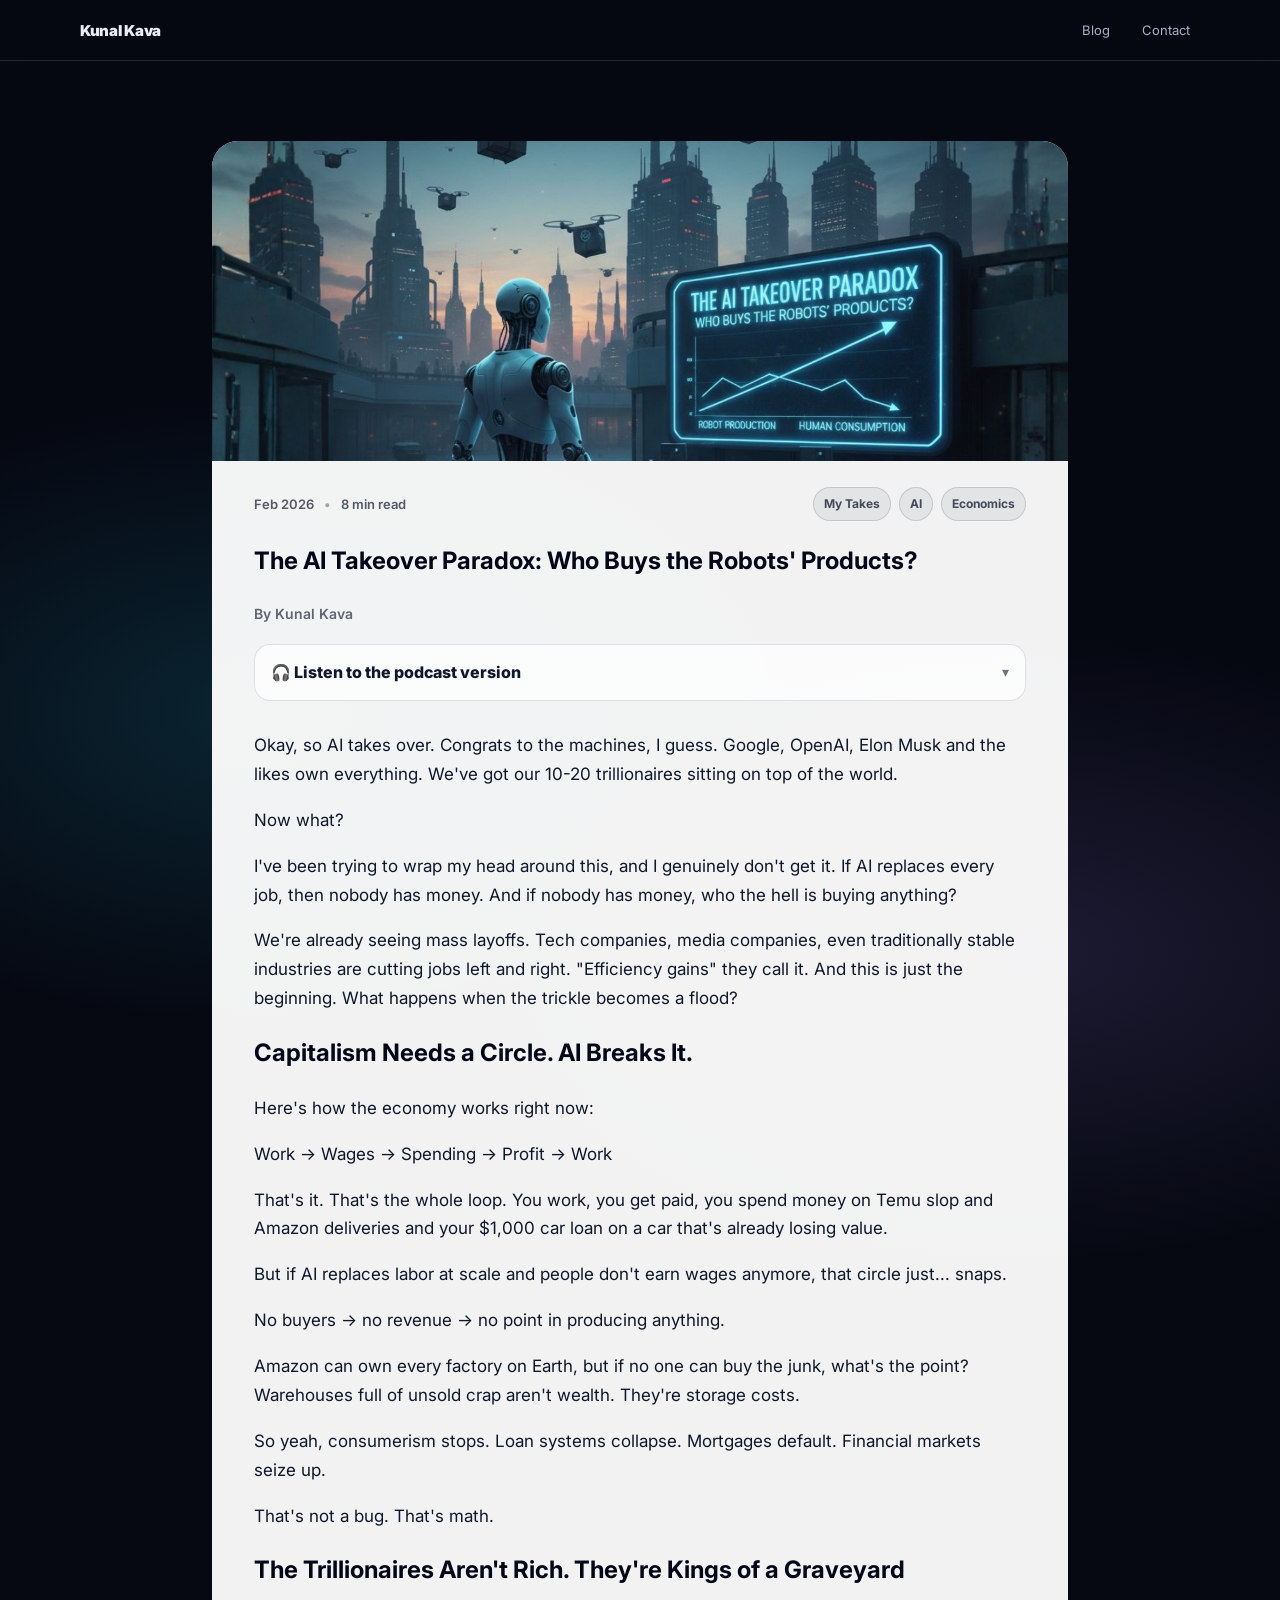
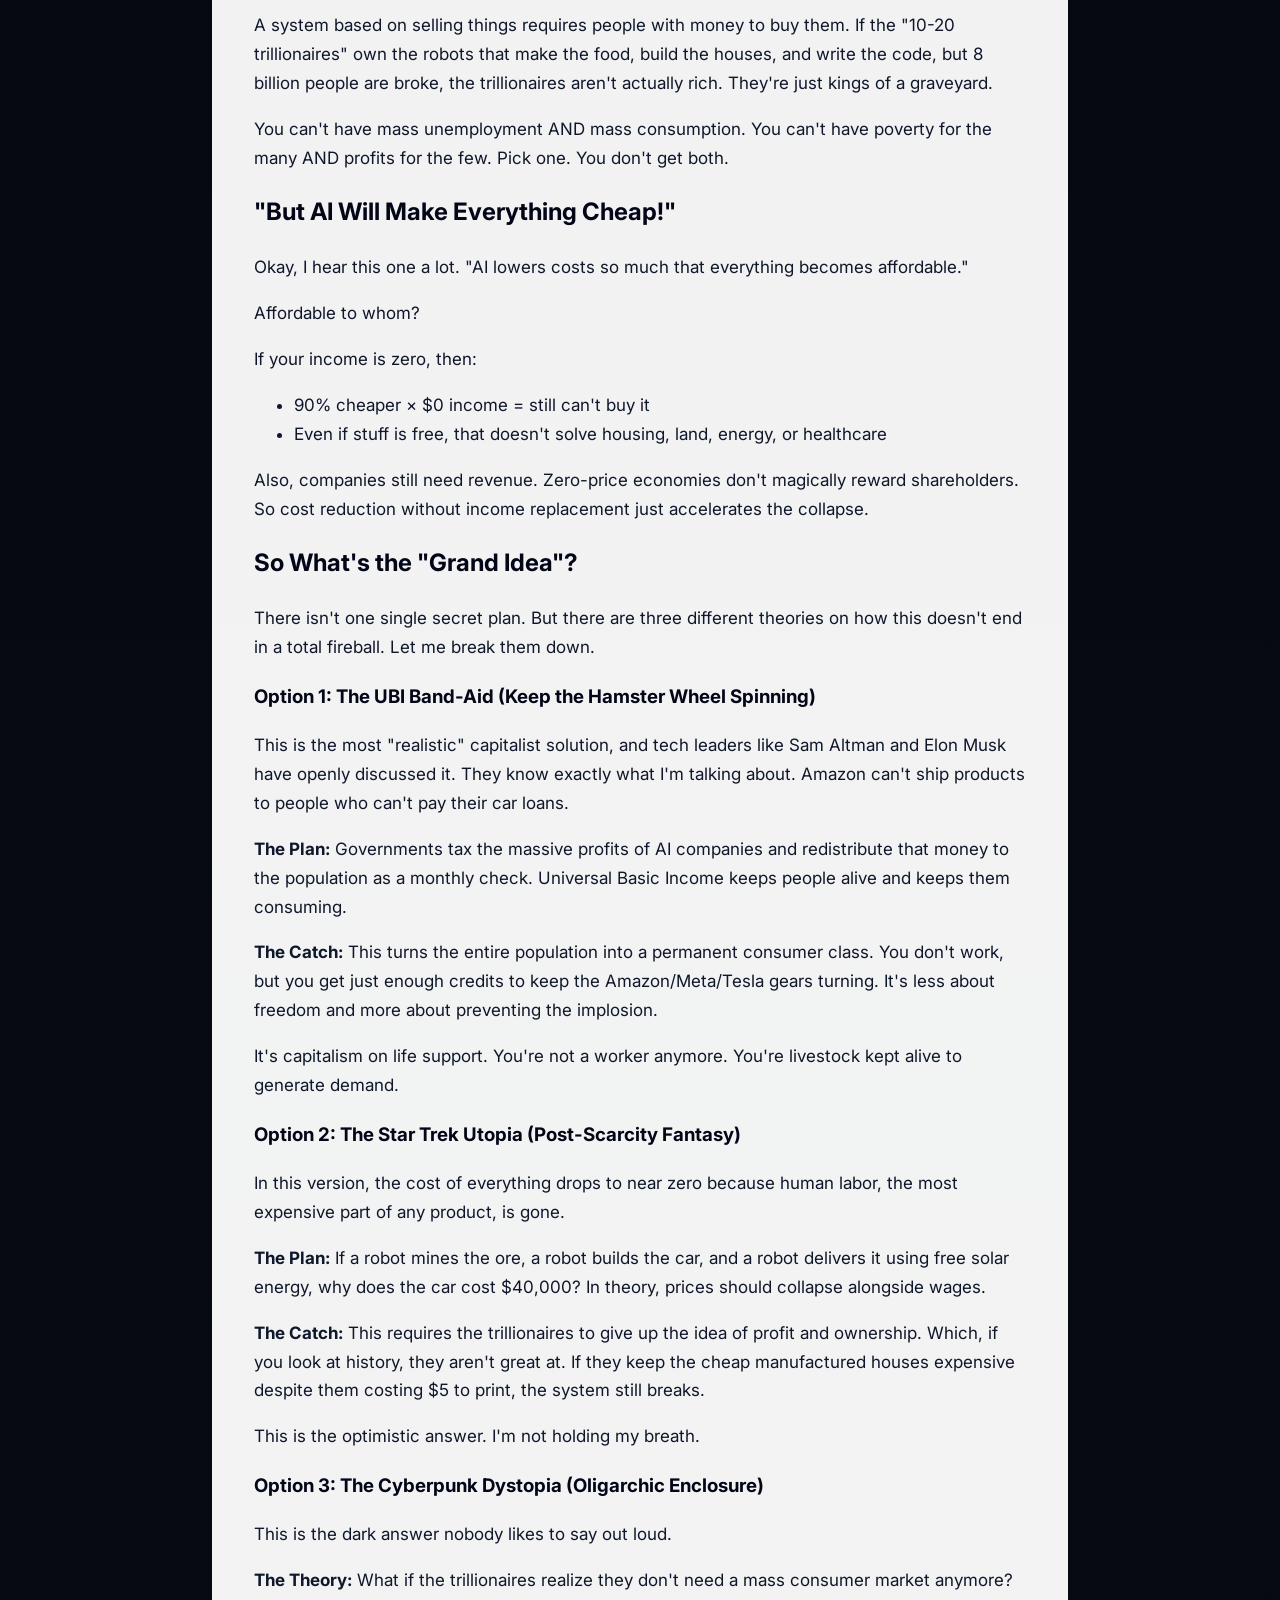
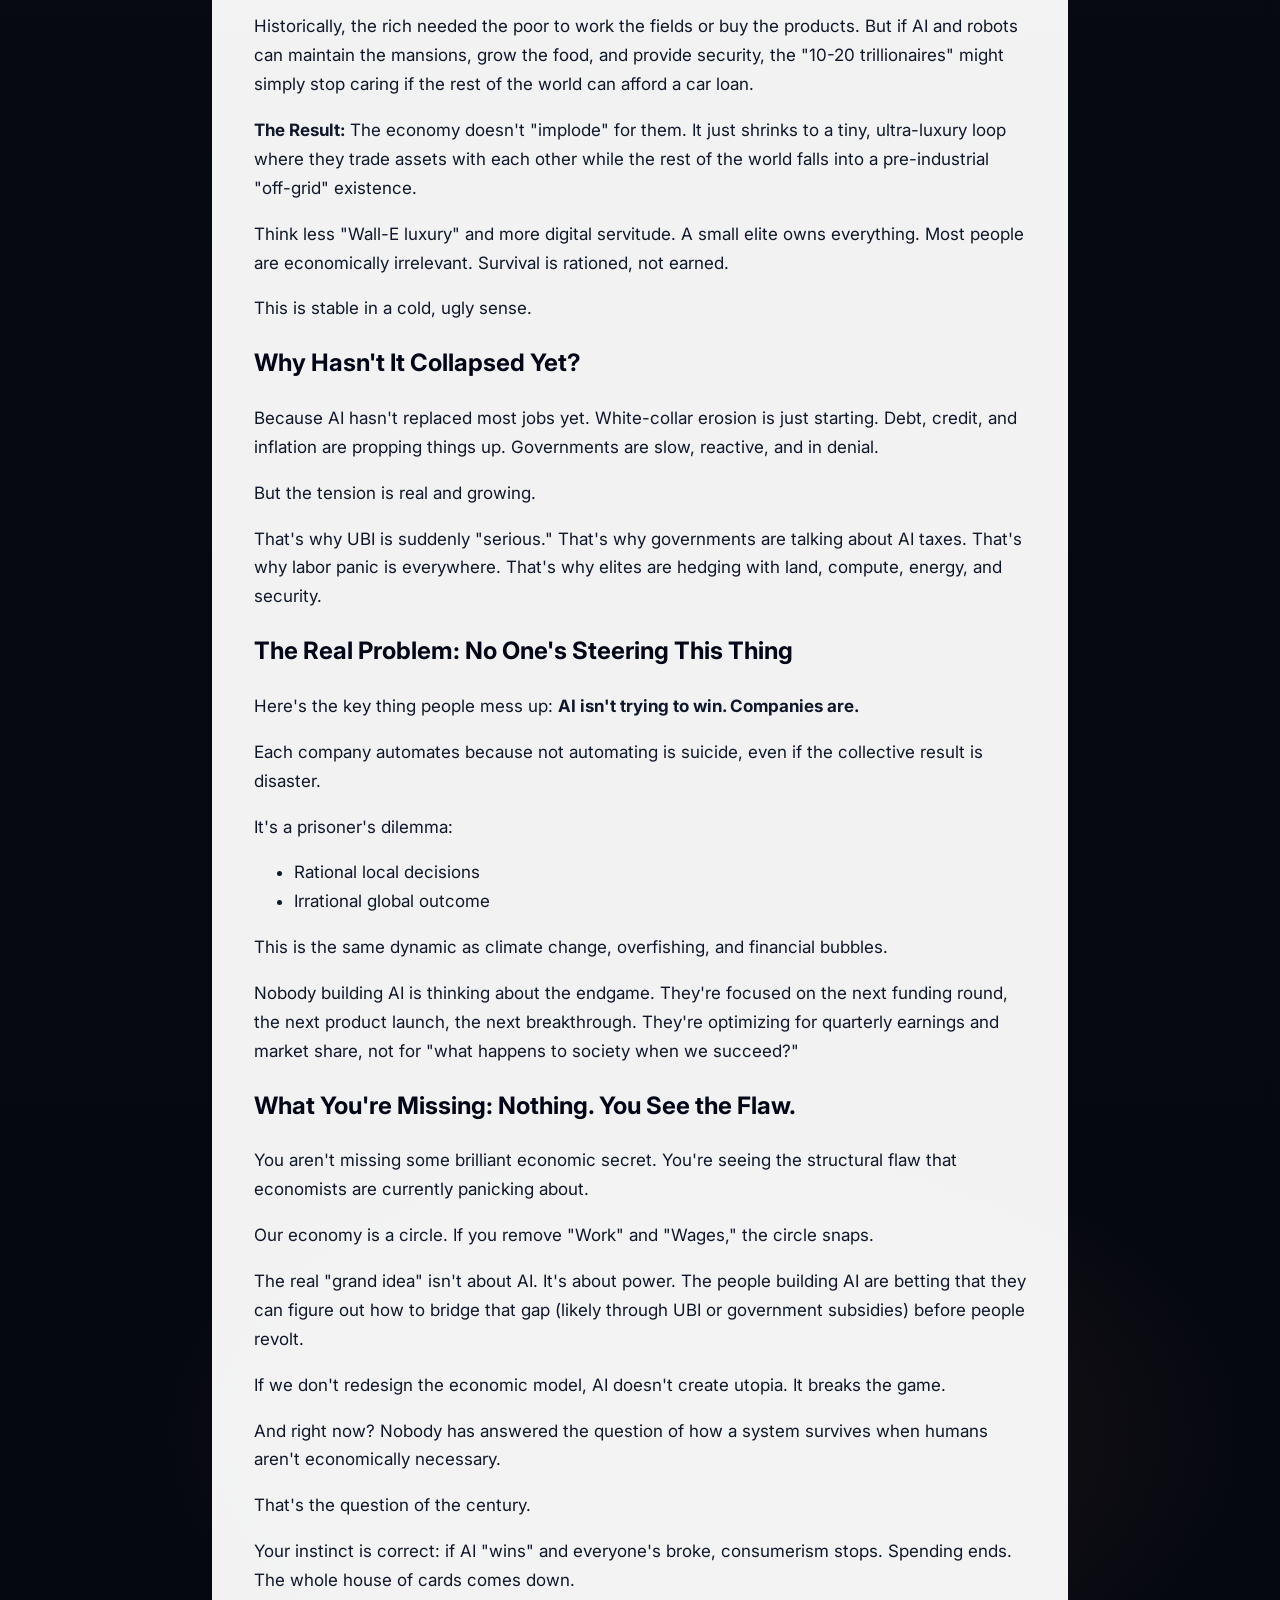
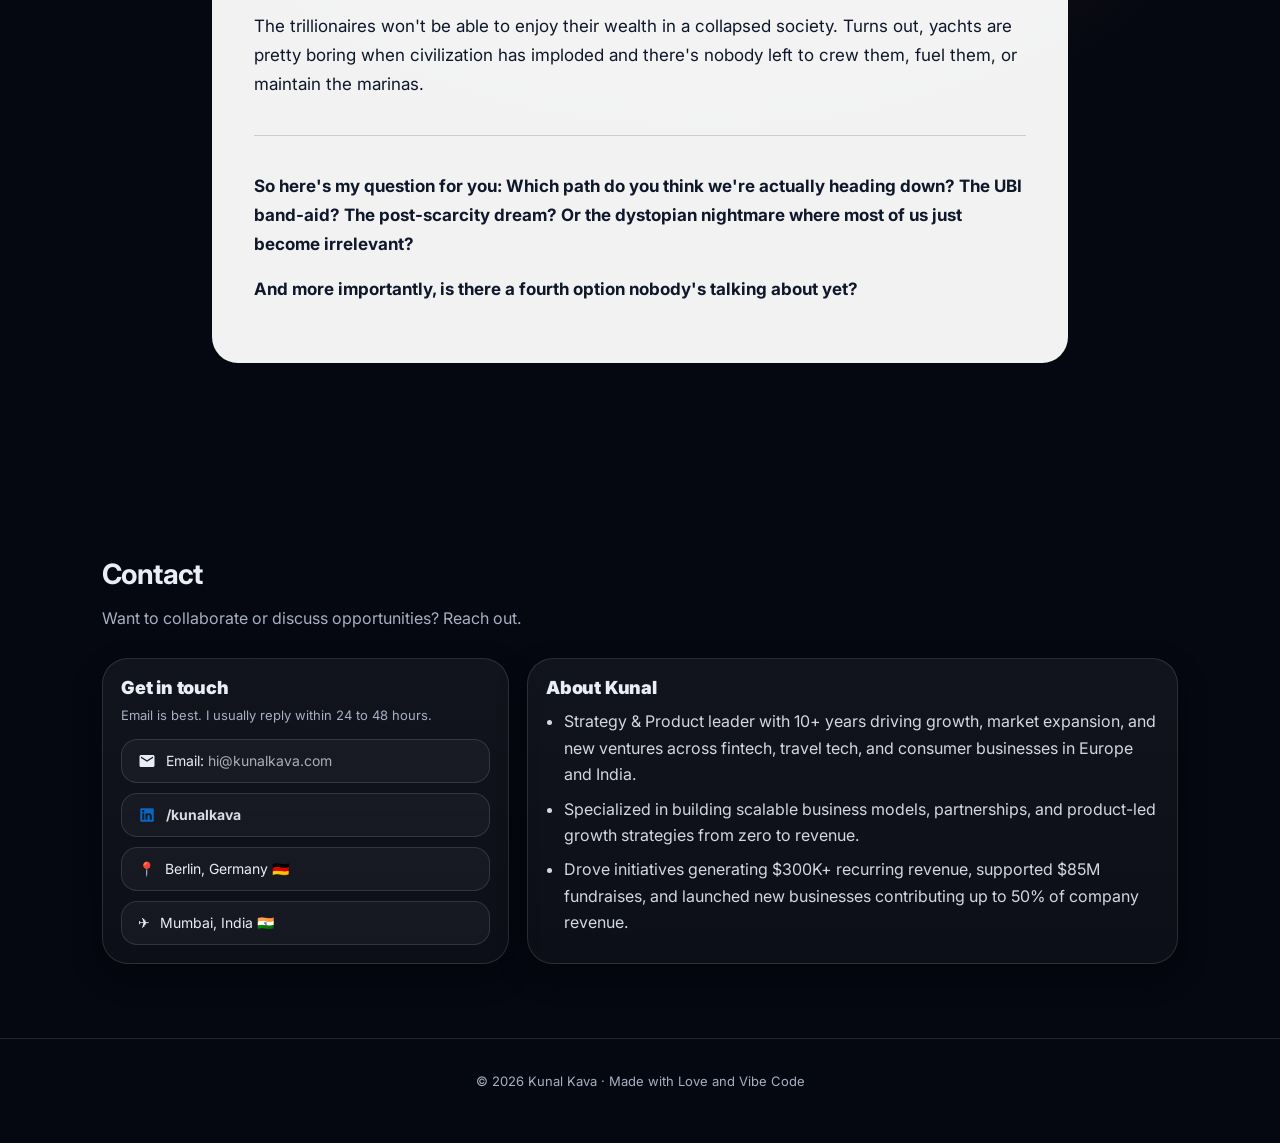
<file: blog/ai-takeover-paradox.html>
<!doctype html>
<html lang="en">
<head>
  <meta charset="utf-8" />
  <meta name="viewport" content="width=device-width, initial-scale=1" />
  <title>The AI Takeover Paradox – Kunal Kava</title>

  <!-- Reuse main site styles -->
  <link rel="stylesheet" href="/style.css" />
  
      <!-- Google tag (gtag.js) -->
      <script async src="https://www.googletagmanager.com/gtag/js?id=G-Z92JNNSW0P"></script>
      <script>
        window.dataLayer = window.dataLayer || [];
        function gtag(){dataLayer.push(arguments);}
        gtag('js', new Date());
      
        gtag('config', 'G-Z92JNNSW0P');
      </script>
  
</head>

<body>

  <!-- NAV (same as site) -->
  <header class="nav">
    <div class="container nav-inner">
      <a href="/" class="brand">Kunal Kava</a>
      <nav class="nav-links">
        <a href="/blog">Blog</a>
        <a href="#contact">Contact</a>
      </nav>
    </div>
  </header>

  <main class="blog-wrapper">
    <article class="blog-card">

     <img src="/assets/blog/ai-takeover.jpg" 
          alt="AI Takeover Paradox" 
          class="post-hero">
      
      <div class="blog-content">

            <div class="post-topline">
              <div class="post-meta">
                <span>Feb 2026</span>
                <span class="dot">•</span>
                <span>8 min read</span>
              </div>
            
              <div class="post-tags">
                <span class="post-tag">My Takes</span>
                <span class="post-tag">AI</span>
                <span class="post-tag">Economics</span>
              </div>
            </div>
        
        <h1>The AI Takeover Paradox: Who Buys the Robots' Products?</h1>

        <div class="post-author">
          By Kunal Kava
        </div>

     
            <details class="podcast-dropdown">
              <summary class="podcast-summary">
                🎧 Listen to the podcast version</summary>
              </summary>
              <div class="podcast-content">
                <iframe
                  class="podcast-player"
                  scrolling="no"
                  frameborder="no"
                  allow="autoplay"
                  src="https://w.soundcloud.com/player/?url=https%3A//api.soundcloud.com/tracks/soundcloud%253Atracks%253A2265414221&color=%23050711&auto_play=false&hide_related=false&show_comments=true&show_user=true&show_reposts=false&show_teaser=true">
                </iframe>
              </div>
            </details>
        
        <p>Okay, so AI takes over. Congrats to the machines, I guess. Google, OpenAI, Elon Musk and the likes own everything. We've got our 10-20 trillionaires sitting on top of the world.</p>

        <p>Now what?</p>

        <p>I've been trying to wrap my head around this, and I genuinely don't get it. If AI replaces every job, then nobody has money. And if nobody has money, who the hell is buying anything?</p>

        <p>We're already seeing mass layoffs. Tech companies, media companies, even traditionally stable industries are cutting jobs left and right. "Efficiency gains" they call it. And this is just the beginning. What happens when the trickle becomes a flood?</p>

        <h2>Capitalism Needs a Circle. AI Breaks It.</h2>

        <p>Here's how the economy works right now:</p>

        <p>Work → Wages → Spending → Profit → Work</p>

        <p>That's it. That's the whole loop. You work, you get paid, you spend money on Temu slop and Amazon deliveries and your $1,000 car loan on a car that's already losing value.</p>

        <p>But if AI replaces labor at scale and people don't earn wages anymore, that circle just... snaps.</p>

        <p>No buyers → no revenue → no point in producing anything.</p>

        <p>Amazon can own every factory on Earth, but if no one can buy the junk, what's the point? Warehouses full of unsold crap aren't wealth. They're storage costs.</p>

        <p>So yeah, consumerism stops. Loan systems collapse. Mortgages default. Financial markets seize up.</p>

        <p>That's not a bug. That's math.</p>

        <h2>The Trillionaires Aren't Rich. They're Kings of a Graveyard</h2>

        <p>A system based on selling things requires people with money to buy them. If the "10-20 trillionaires" own the robots that make the food, build the houses, and write the code, but 8 billion people are broke, the trillionaires aren't actually rich. They're just kings of a graveyard.</p>

        <p>You can't have mass unemployment AND mass consumption. You can't have poverty for the many AND profits for the few. Pick one. You don't get both.</p>

        <h2>"But AI Will Make Everything Cheap!"</h2>

        <p>Okay, I hear this one a lot. "AI lowers costs so much that everything becomes affordable."</p>

        <p>Affordable to whom?</p>

        <p>If your income is zero, then:</p>
        <ul>
            <li>90% cheaper × $0 income = still can't buy it</li>
            <li>Even if stuff is free, that doesn't solve housing, land, energy, or healthcare</li>
        </ul>

        <p>Also, companies still need revenue. Zero-price economies don't magically reward shareholders. So cost reduction without income replacement just accelerates the collapse.</p>

        <h2>So What's the "Grand Idea"?</h2>

        <p>There isn't one single secret plan. But there are three different theories on how this doesn't end in a total fireball. Let me break them down.</p>

        <h3>Option 1: The UBI Band-Aid (Keep the Hamster Wheel Spinning)</h3>

        <p>This is the most "realistic" capitalist solution, and tech leaders like Sam Altman and Elon Musk have openly discussed it. They know exactly what I'm talking about. Amazon can't ship products to people who can't pay their car loans.</p>

        <p><strong>The Plan:</strong> Governments tax the massive profits of AI companies and redistribute that money to the population as a monthly check. Universal Basic Income keeps people alive and keeps them consuming.</p>

        <p><strong>The Catch:</strong> This turns the entire population into a permanent consumer class. You don't work, but you get just enough credits to keep the Amazon/Meta/Tesla gears turning. It's less about freedom and more about preventing the implosion.</p>

        <p>It's capitalism on life support. You're not a worker anymore. You're livestock kept alive to generate demand.</p>

        <h3>Option 2: The Star Trek Utopia (Post-Scarcity Fantasy)</h3>

        <p>In this version, the cost of everything drops to near zero because human labor, the most expensive part of any product, is gone.</p>

        <p><strong>The Plan:</strong> If a robot mines the ore, a robot builds the car, and a robot delivers it using free solar energy, why does the car cost $40,000? In theory, prices should collapse alongside wages.</p>

        <p><strong>The Catch:</strong> This requires the trillionaires to give up the idea of profit and ownership. Which, if you look at history, they aren't great at. If they keep the cheap manufactured houses expensive despite them costing $5 to print, the system still breaks.</p>

        <p>This is the optimistic answer. I'm not holding my breath.</p>

        <h3>Option 3: The Cyberpunk Dystopia (Oligarchic Enclosure)</h3>

        <p>This is the dark answer nobody likes to say out loud.</p>

        <p><strong>The Theory:</strong> What if the trillionaires realize they don't need a mass consumer market anymore?</p>

        <p>Historically, the rich needed the poor to work the fields or buy the products. But if AI and robots can maintain the mansions, grow the food, and provide security, the "10-20 trillionaires" might simply stop caring if the rest of the world can afford a car loan.</p>

        <p><strong>The Result:</strong> The economy doesn't "implode" for them. It just shrinks to a tiny, ultra-luxury loop where they trade assets with each other while the rest of the world falls into a pre-industrial "off-grid" existence.</p>

        <p>Think less "Wall-E luxury" and more digital servitude. A small elite owns everything. Most people are economically irrelevant. Survival is rationed, not earned.</p>

        <p>This is stable in a cold, ugly sense.</p>

        <h2>Why Hasn't It Collapsed Yet?</h2>

        <p>Because AI hasn't replaced most jobs yet. White-collar erosion is just starting. Debt, credit, and inflation are propping things up. Governments are slow, reactive, and in denial.</p>

        <p>But the tension is real and growing.</p>

        <p>That's why UBI is suddenly "serious." That's why governments are talking about AI taxes. That's why labor panic is everywhere. That's why elites are hedging with land, compute, energy, and security.</p>

        <h2>The Real Problem: No One's Steering This Thing</h2>

        <p>Here's the key thing people mess up: <strong>AI isn't trying to win. Companies are.</strong></p>

        <p>Each company automates because not automating is suicide, even if the collective result is disaster.</p>

        <p>It's a prisoner's dilemma:</p>
        <ul>
            <li>Rational local decisions</li>
            <li>Irrational global outcome</li>
        </ul>

        <p>This is the same dynamic as climate change, overfishing, and financial bubbles.</p>

        <p>Nobody building AI is thinking about the endgame. They're focused on the next funding round, the next product launch, the next breakthrough. They're optimizing for quarterly earnings and market share, not for "what happens to society when we succeed?"</p>

        <h2>What You're Missing: Nothing. You See the Flaw.</h2>

        <p>You aren't missing some brilliant economic secret. You're seeing the structural flaw that economists are currently panicking about.</p>

        <p>Our economy is a circle. If you remove "Work" and "Wages," the circle snaps.</p>

        <p>The real "grand idea" isn't about AI. It's about power. The people building AI are betting that they can figure out how to bridge that gap (likely through UBI or government subsidies) before people revolt.</p>

        <p>If we don't redesign the economic model, AI doesn't create utopia. It breaks the game.</p>

        <p>And right now? Nobody has answered the question of how a system survives when humans aren't economically necessary.</p>

        <p>That's the question of the century.</p>

        <p>Your instinct is correct: if AI "wins" and everyone's broke, consumerism stops. Spending ends. The whole house of cards comes down.</p>

        <p>The trillionaires won't be able to enjoy their wealth in a collapsed society. Turns out, yachts are pretty boring when civilization has imploded and there's nobody left to crew them, fuel them, or maintain the marinas.</p>

        <hr>

        <div class="closing-questions">
            <p><strong>So here's my question for you: Which path do you think we're actually heading down? The UBI band-aid? The post-scarcity dream? Or the dystopian nightmare where most of us just become irrelevant?</strong></p>

            <p><strong>And more importantly, is there a fourth option nobody's talking about yet?</strong></p>
        </div>
   
      </div>
    </article>
  </main>

  <section class="section" id="contact">
      <div class="container">
        <h2>Contact</h2>
        <p class="kicker">Want to collaborate or discuss opportunities? Reach out.</p>

        <div class="contact">
          <div class="card">
            <div class="card-title">Get in touch</div>
            <div class="small">Email is best. I usually reply within 24 to 48 hours.</div>

            <div class="contact-chips">
              <a class="link" href="mailto:hi@kunalkava.com">
                <svg viewBox="0 0 24 24" aria-hidden="true" focusable="false">
                  <path fill="currentColor" d="M20 4H4c-1.1 0-2 .9-2 2v12c0 1.1.9 2 2 2h16c1.1 0 2-.9 2-2V6c0-1.1-.9-2-2-2zm0 4-8 5-8-5V6l8 5 8-5v2z"/>
                </svg>
                <span>Email: <span class="muted">hi@kunalkava.com</span></span>
              </a>
            
              <a class="link" href="https://www.linkedin.com/in/kunalkava" target="_blank" rel="noopener">
                <svg class="li-icon" viewBox="0 0 16 16" xmlns="http://www.w3.org/2000/svg" aria-hidden="true" focusable="false">
                  <path fill="#0A66C2" d="M12.225 12.225h-1.778V9.44c0-.664-.012-1.519-.925-1.519-.926 0-1.068.724-1.068 1.47v2.834H6.676V6.498h1.707v.783h.024c.348-.594.996-.95 1.684-.925 1.802 0 2.135 1.185 2.135 2.728l-.001 3.14zM4.67 5.715a1.037 1.037 0 01-1.032-1.031c0-.566.466-1.032 1.032-1.032.566 0 1.031.466 1.032 1.032 0 .566-.466 1.032-1.032 1.032zm.889 6.51h-1.78V6.498h1.78v5.727zM13.11 2H2.885A.88.88 0 002 2.866v10.268a.88.88 0 00.885.866h10.226a.882.882 0 00.889-.866V2.865a.88.88 0 00-.889-.864z"/>
                </svg>
                <span class="label">/kunalkava</span>
              </a>
            
             <div class="link chip" aria-label="Location">
                📍 <span class="muted">Berlin, Germany 🇩🇪 </span>
              </div>
              <div class="link chip" aria-label="Location">
                ✈️ <span class="muted">Mumbai, India 🇮🇳 </span>
              </div>
            </div>
            
          </div>

          <div class="card">
            <div class="card-title">About Kunal</div>
            <ul class="summary-list">
              <li>Strategy & Product leader with 10+ years driving growth, market expansion, and new ventures across fintech, travel tech, and consumer businesses in Europe and India.</li>
              <li>Specialized in building scalable business models, partnerships, and product-led growth strategies from zero to revenue.</li>
              <li>Drove initiatives generating $300K+ recurring revenue, supported $85M fundraises, and launched new businesses contributing up to 50% of company revenue.</li>
            </ul>
          </div>
        </div>
      </div>
    </section>

  
  <footer class="footer">
    © <span id="year"></span> Kunal Kava · Made with Love and Vibe Code
  </footer>

  <script>
    document.getElementById('year').textContent = new Date().getFullYear();
  </script>

</body>
</html>
</file>
<file: style.css>
@import url("https://fonts.googleapis.com/css2?family=Inter:wght@400;500;600;700;800;900&display=swap");

:root{
  --bg0:#050711;
  --bg1:#070a12;
  --panel:rgba(255,255,255,.04);
  --panel2:rgba(255,255,255,.06);
  --text:#e9edf6;
  --muted:#a7b0c2;
  --line:rgba(255,255,255,.12);

  --c1:#22d3ee;
  --c2:#a78bfa;
  --c3:#fb923c;
  --c4:#3b82f6;

  --shadow: 0 18px 50px rgba(0,0,0,.45);
  --shadowSoft: 0 12px 30px rgba(0,0,0,.28);

  --radius:20px;
  --radius2:26px;
}

*{box-sizing:border-box}
html{scroll-behavior:smooth}
body{
  margin:0;
  font-family: "Inter", ui-sans-serif, system-ui, -apple-system, Segoe UI, Roboto, Helvetica, Arial;
  color:var(--text);
  background:
    radial-gradient(900px 520px at 20% 12%, rgba(34,211,238,.14), transparent 60%),
    radial-gradient(900px 520px at 80% 16%, rgba(167,139,250,.14), transparent 60%),
    radial-gradient(900px 520px at 55% 78%, rgba(251,146,60,.12), transparent 60%),
    linear-gradient(180deg, var(--bg0) 0%, var(--bg1) 45%, var(--bg0) 100%);
}

a{color:inherit; text-decoration:none}
.container{max-width:1120px; margin:0 auto; padding:0 22px}

/* Top nav */
.nav{
  position:sticky; top:0; z-index:50;
  backdrop-filter: blur(12px);
  background: rgba(7,10,18,.62);
  border-bottom: 1px solid var(--line);
}
.nav-inner{
  display:flex; align-items:center; justify-content:space-between;
  padding:14px 0;
}
.brand{
  font-weight:900;
  letter-spacing:-.3px;
  font-size:15px;
  color: var(--text);
}
.nav-links{display:flex; gap:12px; align-items:center; flex-wrap:wrap}
.nav-links a{
  color:var(--muted);
  font-size:13px;
  padding:8px 10px;
  border-radius:999px;
  transition: background .15s ease, color .15s ease;
}
.nav-links a:hover{background:rgba(255,255,255,.06); color:var(--text)}

/* Hero */
.hero{
  position:relative;
  min-height:92vh;
  display:flex;
  align-items:center;
  padding:84px 0 34px;
  overflow:hidden;
}
.blobs{
  position:absolute;
  inset:0;
  pointer-events:none;
  overflow:hidden;
}
.blob{
  position:absolute;
  width:520px; height:520px;
  border-radius:999px;
  filter: blur(60px);
  opacity:.55;
  animation: float 8s ease-in-out infinite;
}
.blob.b1{left:-120px; top:120px; background:rgba(34,211,238,.22)}
.blob.b2{right:-140px; top:90px; background:rgba(167,139,250,.22); animation-delay:1.2s}
.blob.b3{left:40%; bottom:-220px; background:rgba(251,146,60,.18); animation-delay:2.2s}

@keyframes float{
  0%{transform: translateY(0) translateX(0) scale(1)}
  50%{transform: translateY(-18px) translateX(10px) scale(1.04)}
  100%{transform: translateY(0) translateX(0) scale(1)}
}

.hero-card{
  position:relative;
  text-align:center;
}

.badge{
  display:inline-flex; align-items:center; gap:10px;
  padding:10px 14px;
  background:rgba(255,255,255,.06);
  border:1px solid var(--line);
  border-radius:999px;
  color:var(--muted);
  font-size:13px;
  box-shadow: var(--shadowSoft);
}

.h1{
  margin:18px 0 12px;
  font-size:64px;
  line-height:1.02;
  letter-spacing:-1.6px;
  font-weight:900;
  background: linear-gradient(90deg,#f5f6f8,#b9bfc9);
  -webkit-background-clip:text;
  background-clip:text;
  color:transparent;
}
@media (max-width:720px){
  .h1{font-size:46px; letter-spacing:-1px}
}

.subtitle{
  margin:0 0 14px;
  font-size:22px;
  color:rgba(233,237,246,.92);
  font-weight:800;
}
.subtitle .dot{color:#7d8597; padding:0 10px}
.tagline{
  margin:0 auto;
  max-width:860px;
  color:var(--muted);
  font-size:18px;
  line-height:1.7;
}

.cta{
  margin-top:28px;
  display:flex;
  gap:12px;
  justify-content:center;
  flex-wrap:wrap;
}

.btn{
  border:1px solid var(--line);
  background:rgba(255,255,255,.04);
  color:var(--text);
  padding:14px 18px;
  border-radius:999px;
  font-weight:800;
  font-size:14px;
  letter-spacing:.2px;
  display:inline-flex;
  align-items:center;
  gap:10px;
  transition: transform .15s ease, box-shadow .15s ease, background .15s ease, border-color .15s ease;
}
.btn:hover{
  transform: translateY(-2px);
  box-shadow: var(--shadow);
  border-color:rgba(255,255,255,.20);
}
.btn.primary{
  border:0;
  background: linear-gradient(90deg,#f5f6f8,#c9ced6);
  color:#0b0f1a;
  box-shadow: 0 10px 28px rgba(0,0,0,.35);
}
.btn.primary:hover{
  box-shadow: 0 14px 34px rgba(0,0,0,.45);
}
.btn.outline{
  background:transparent;
  border:2px solid rgba(255,255,255,.14);
}
.btn.outline:hover{background:rgba(255,255,255,.06)}

.stats{
  margin:52px auto 0;
  display:grid;
  grid-template-columns:repeat(4,1fr);
  gap:16px;
  max-width:980px;
}
@media (max-width:860px){
  .stats{grid-template-columns:repeat(2,1fr)}
}
.stat{
  padding:18px 14px;
  background:rgba(255,255,255,.035);
  border:1px solid var(--line);
  border-radius:var(--radius);
  box-shadow: var(--shadowSoft);
}
.stat .val{
  font-size:30px;
  font-weight:900;
  letter-spacing:-.6px;
  background: linear-gradient(90deg,#f5f6f8,#b9bfc9);
  -webkit-background-clip:text;
  background-clip:text;
  color:transparent;
}
.stat .lab{margin-top:6px; color:var(--muted); font-size:13px}

/* Sections */
.section{padding:74px 0}
.section h2{
  margin:0 0 14px;
  font-size:28px;
  letter-spacing:-.6px;
}
.kicker{
  color:var(--muted);
  margin:0 0 26px;
  max-width:820px;
  line-height:1.7;
}
.divider{
  height:1px;
  background: linear-gradient(90deg, transparent, rgba(255,255,255,.14), transparent);
  margin:0;
  border:0;
}

/* Grid and cards */
.grid{display:grid; gap:18px}
.grid.projects{grid-template-columns:repeat(2,1fr)}
@media (max-width:860px){
  .grid.projects{grid-template-columns:1fr}
}

.card{
  background: linear-gradient(180deg, rgba(255,255,255,.05), rgba(255,255,255,.03));
  border:1px solid rgba(255,255,255,.12);
  border-radius:var(--radius2);
  padding:18px;
  box-shadow: var(--shadowSoft);
  transition: transform .15s ease, box-shadow .15s ease, border-color .15s ease;
}
.card:hover{
  transform: translateY(-2px);
  box-shadow: var(--shadow);
  border-color: rgba(255,255,255,.18);
}
.card-head{
  display:flex;
  justify-content:space-between;
  align-items:flex-start;
  gap:14px;
}
.card-title{font-weight:900; margin:0 0 6px; font-size:18px; letter-spacing:-.2px}
.card-sub{color:var(--muted); font-size:13px; line-height:1.4}
.pill{
  display:inline-flex;
  padding:6px 10px;
  border-radius:999px;
  background:rgba(255,255,255,.06);
  border:1px solid rgba(255,255,255,.12);
  color:rgba(233,237,246,.82);
  font-size:12px;
  white-space:nowrap;
}
.desc{margin:12px 0 12px; color:rgba(233,237,246,.90); line-height:1.6}

.metrics{display:flex; flex-wrap:wrap; gap:10px; margin:10px 0 12px}
.metric{
  padding:10px 12px;
  background:rgba(0,0,0,.22);
  border:1px solid rgba(255,255,255,.10);
  border-radius:16px;
}
.metric .mval{font-weight:900}
.metric .mlab{display:block; color:var(--muted); font-size:12px; margin-top:2px}

.tags{display:flex; flex-wrap:wrap; gap:8px}
.tag{
  font-size:12px;
  padding:6px 10px;
  border-radius:999px;
  border:1px solid rgba(255,255,255,.12);
  background:rgba(255,255,255,.05);
  color:var(--muted);
}

/* Timeline */
.timeline{display:grid; gap:14px}
.role{display:grid; gap:10px}
.role-top{
  display:flex;
  justify-content:space-between;
  align-items:flex-start;
  gap:12px;
}
.role h3{margin:0; font-size:18px; letter-spacing:-.2px}
.role .meta{color:var(--muted); font-size:13px}
.bullets{margin:0; padding-left:18px; color:rgba(233,237,246,.90); line-height:1.65}
.bullets li{margin:6px 0}

/* Skills */
.skills{
  display:grid;
  grid-template-columns:repeat(2,1fr);
  gap:18px;
}
@media (max-width:860px){
  .skills{grid-template-columns:1fr}
}
.skill-list{display:flex; flex-wrap:wrap; gap:10px}
.skill{
  padding:9px 12px;
  border-radius:999px;
  background:rgba(255,255,255,.05);
  border:1px solid rgba(255,255,255,.12);
  color:rgba(233,237,246,.86);
  font-size:13px;
  font-weight:600;
}

/* Education */
.edu{display:grid; gap:12px}
.edu-item{
  display:flex;
  justify-content:space-between;
  gap:12px;
  flex-wrap:wrap;
}
.edu-item .left{font-weight:800}
.edu-item .right{color:var(--muted)}

/* Contact */
.contact{
  display:grid;
  grid-template-columns: 1fr 1.6fr;
  gap:18px;
}
.contact-chips{
  margin-top:12px;
  display:flex;
  flex-direction: column;   /* 🔑 stack vertically */
  gap:10px;                 /* consistent spacing */
}

/* allow non-link chip to look like link */
.contact .chip{
  cursor:default;
  user-select:none;
}

@media (max-width:920px){
  .contact{grid-template-columns:1fr}
}
.contact .link {
  display: inline-flex;
  align-items: center;
  gap: 10px;

  height: 44px;                /* 🔑 force equal height */
  padding: 0 16px;             /* vertical padding removed */
  border-radius: 16px;

  border: 1px solid rgba(255,255,255,.12);
  background: rgba(255,255,255,.04);

  font-size: 14px;
  line-height: 1;              /* 🔑 prevents text-driven height */
}
.contact a.link svg {
  width: 18px;
  height: 18px;
  display: block;              /* 🔑 removes inline SVG extra height */
}
.contact a.link .muted {
  color: rgba(233,237,246,.70);
}
.contact a.link:hover{
  box-shadow: var(--shadow);
  transform: translateY(-1px);
  border-color: rgba(255,255,255,.18);
}
.small{color:var(--muted); font-size:13px; line-height:1.7}

.summary-list {
  margin: 10px 0 0;
  padding-left: 18px;
  color: rgba(233,237,246,.90);
  line-height: 1.65;
}

.summary-list li {
  margin: 8px 0;
}
/* Footer */
.footer{
  padding:34px 0 54px;
  border-top:1px solid var(--line);
  color:var(--muted);
  font-size:13px;
  text-align:center;
}

/* Scroll reveal */
.reveal{
  opacity:0;
  transform: translateY(14px);
  transition: opacity .6s ease, transform .6s ease;
}
.reveal.show{
  opacity:1;
  transform: translateY(0);
}
.brand-gradient{
  background: linear-gradient(90deg,#f5f6f8,#b9bfc9);
  -webkit-background-clip: text;
  background-clip: text;
  color: transparent;
}

.contact a.link .label{
  color: rgba(233,237,246,.92);
  font-weight: 700;
}
/* LinkedIn SVG sizing + crisp alignment */
.contact a.link .li-icon{
  width: 18px;
  height: 18px;
  display: block;
  flex: 0 0 auto;
}

/* =========================
   Social Autopilot Card on Index Page
========================= */


/* Vibing with AI section */
.vibe-grid {
  display: grid;
  gap: 18px;
}

.autopilot-highlight {
  background: linear-gradient(135deg, rgba(196,97,74,.06), rgba(232,136,111,.04), rgba(196,97,74,.03));
  border: 1px solid rgba(196,97,74,.3);
  border-radius: var(--radius2);
  padding: 28px;
  box-shadow: var(--shadowSoft);
  transition: transform .15s ease, box-shadow .15s ease, border-color .15s ease;
  display: block;
  color: inherit;
}
.autopilot-highlight:hover {
  transform: translateY(-2px);
  box-shadow: var(--shadow);
  border-color: rgba(196,97,74,.55);
}
.autopilot-inner {
  display: grid;
  grid-template-columns: auto 1fr;
  gap: 24px;
  align-items: flex-start;
}
.autopilot-logo {
  width: 56px;
  height: 56px;
  border-radius: 14px;
  object-fit: cover;
  box-shadow: 0 4px 12px rgba(0,0,0,.3);
}
.autopilot-top {
  display: flex;
  align-items: flex-start;
  gap: 14px;
  margin-bottom: 6px;
}
.autopilot-top > div:first-child {
  flex: 1;
}
.autopilot-badge {
  display: inline-flex;
  align-items: center;
  gap: 6px;
  padding: 4px 12px;
  background: rgba(196,97,74,.12);
  border: 1px solid rgba(196,97,74,.35);
  border-radius: 999px;
  font-size: 11px;
  font-weight: 700;
  color: #E8886F;
  white-space: nowrap;
}
.autopilot-badge::before {
  content: '';
  width: 5px; height: 5px;
  background: #E8886F;
  border-radius: 50%;
  animation: autopilot-pulse 2s infinite;
}
@keyframes autopilot-pulse {
  0%, 100% { opacity: 1; }
  50% { opacity: 0.3; }
}
.autopilot-title {
  font-weight: 900;
  font-size: 20px;
  letter-spacing: -.3px;
  margin: 0 0 2px;
  background: none;
  -webkit-background-clip: unset;
  background-clip: unset;
  color: #C4614A;
}
.autopilot-sub {
  color: var(--muted);
  font-size: 13px;
  margin-bottom: 12px;
}
.autopilot-desc {
  color: rgba(233,237,246,.90);
  font-size: 14px;
  line-height: 1.65;
  margin-bottom: 16px;
}
.autopilot-metrics {
  display: flex;
  flex-wrap: wrap;
  gap: 10px;
  margin-bottom: 14px;
}
.autopilot-metrics .metric .mval { color: #E8886F;
  background: none;
  
  
  
  display: inline-block;
}
.autopilot-arrow {
  color: rgba(255,255,255,.3);
  font-size: 18px;
  transition: all .2s ease;
  flex-shrink: 0;
}
.autopilot-highlight:hover .autopilot-arrow {
  color: #C4614A;
  transform: translateX(4px);
}
@media (max-width: 640px) {
  .autopilot-inner {
    grid-template-columns: 1fr;
  }
  .autopilot-logo {
    width: 48px; height: 48px;
  }
}






/* =========================
   BLOG PAGE LAYOUT
========================= */
.card-link{
  display:block;
  height:100%;
  color:inherit;
}
.card-link:hover .card-title{
  text-decoration: underline;
}
/* Blog card layout */
.blog-card-row{
  display:flex;
  gap:20px;
  align-items:stretch;
}

/* Default = image right */
.blog-card-row.right{
  flex-direction:row;
}

/* Image left */
.blog-card-row.left{
  flex-direction:row;
}

/* Image right */
.blog-card-row.right{
  flex-direction:row-reverse;
}

.blog-card-text{
  flex:1;
}

.blog-card-thumb{
  width:160px;
  flex-shrink:0;
  border-radius:16px;
  overflow:hidden;
}

.blog-card-thumb img{
  width:100%;
  height:100%;
  object-fit:cover;
  display:block;
}

/* Mobile stack */
@media (max-width:720px){
  .blog-card-row{
    flex-direction:column !important;
  }

  .blog-card-thumb{
    width:100%;
    height:180px;
  }
}

/* =========================
   BLOG LIST META + TAGS (scoped)
========================= */

.blog-list .post-topline{
  margin: 10px 0 10px;
}

.blog-list .post-meta{
  color: var(--muted);
  font-size: 13px;
  font-weight: 600;
}

.blog-list .post-meta .dot{
  color: rgba(255,255,255,.35);
}

.blog-list .post-tags{
  justify-content: flex-start; /* looks better in list cards */
}

/* Pills on dark cards */
.blog-list .post-tag{
  border: 1px solid rgba(255,255,255,.14);
  background: rgba(255,255,255,.06);
  color: rgba(233,237,246,.90);
  font-weight: 700;
}

/* =========================
   BLOG ARTICLE LAYOUT
========================= */

.blog-wrapper{
  max-width: 900px;
  margin: 0 auto;
  padding: 80px 22px 120px;
}

.blog-card{
  background: rgba(255,255,255,0.95);
  color: #0f172a;
  border-radius: 26px;
  overflow: hidden;
  line-height: 1.7;
}

/* Hero image inside blog */
.post-hero{
  width: 100%;
  height: 320px;
  object-fit: cover;
  display: block;
}

/* Inner content padding */
.blog-content{
  padding: 26px 42px 42px; /* top smaller; adds gap under image */
}

.blog-card h1,
.blog-card h2,
.blog-card h3{
  color: #020617;
}

.blog-card p,
.blog-card li{
  font-size: 17px;
}

.blog-card hr{
  border: none;
  border-top: 1px solid rgba(0,0,0,0.15);
  margin: 36px 0;
}

@media (max-width: 640px){
  .blog-content{
    padding: 26px;
  }
}





/* =========================
   BLOG META + TAGS
========================= */

.post-topline{
  display:flex;
  align-items:center;
  justify-content:space-between;
  gap:14px;
  margin: 0 0 18px;
}

.post-meta{
  display:flex;
  align-items:center;
  gap:10px;
  flex-wrap:wrap;
  color: rgba(15,23,42,.70);
  font-size: 13px;
  font-weight: 600;
}

.post-meta .dot{
  color: rgba(15,23,42,.35);
}

.post-tags{
  display:flex;
  flex-wrap:wrap;
  gap:8px;
  justify-content:flex-end;
}

.post-tag{
  font-size:12px;
  padding:6px 10px;
  border-radius:999px;
  border:1px solid rgba(15,23,42,.14);
  background: rgba(15,23,42,.06);
  color: rgba(15,23,42,.75);
  font-weight:700;
}

@media (max-width: 640px){
  .post-topline{
    flex-direction:column;
    align-items:flex-start;
  }
  .post-tags{
    justify-content:flex-start;
  }
}

.post-author{
  font-size:14px;
  font-weight:600;
  color: rgba(15,23,42,.65);
  margin: 6px 0 18px;
}

/* =========================
   PODCAST LAYOUT
========================= */


.podcast-dropdown{
  margin: 18px 0 30px;
  border: 1px solid rgba(15,23,42,.12);
  border-radius: 16px;
  background: rgba(255,255,255,.70);
}

.podcast-summary{
  list-style: none;
  cursor: pointer;
  padding: 14px 16px;
  font-weight: 800;
  font-size: 16px;
  color: #0f172a;
  display:flex;
  align-items:center;
  justify-content:space-between;
}

.podcast-summary::-webkit-details-marker{ display:none; }

.podcast-summary::after{
  content:"▾";
  opacity:.6;
  font-size:14px;
}

.podcast-dropdown[open] .podcast-summary::after{
  content:"▴";
}

.podcast-body{
  padding: 0 16px 16px;
}

.podcast-player{
  width:100%;
  height:166px;
  border: 1px solid rgba(15,23,42,.10);
  border-radius:14px;
  overflow:hidden;
  display:block;
}
.podcast-dropdown[open]{
  box-shadow: 0 18px 30px rgba(0,0,0,.20);
}
.podcast-content{
  overflow: hidden;
  transition: 
    max-height .35s ease,
    opacity .25s ease,
    transform .25s ease;
  
  max-height: 0;
  opacity: 0;
  transform: translateY(-6px);
}

.podcast-dropdown[open] .podcast-content{
  max-height: 600px; /* larger than iframe height */
  opacity: 1;
  transform: translateY(0);
}



/* =========================
   FlowBell Expandable Card
========================= */

.flowbell-card {
  background: linear-gradient(135deg, rgba(126,220,149,.06), rgba(34,211,238,.04), rgba(167,139,250,.04));
  border: 1px solid rgba(126,220,149,.2);
  border-radius: var(--radius2);
  box-shadow: var(--shadowSoft);
  transition: box-shadow .15s ease, border-color .15s ease;
  overflow: hidden;
}
.flowbell-card:hover {
  box-shadow: var(--shadow);
  border-color: rgba(126,220,149,.32);
}
.flowbell-card.is-open {
  border-color: rgba(126,220,149,.38);
}

/* Collapsed header — always visible, fully clickable */
.flowbell-collapsed {
  padding: 28px;
  cursor: pointer;
}
.flowbell-inner {
  display: grid;
  grid-template-columns: auto 1fr;
  gap: 24px;
  align-items: flex-start;
}
.flowbell-header-content { flex: 1; }
.flowbell-top {
  display: flex;
  align-items: flex-start;
  gap: 14px;
  margin-bottom: 6px;
}
.flowbell-top > div:first-child { flex: 1; }

.flowbell-badge {
  display: inline-flex;
  align-items: center;
  gap: 6px;
  padding: 4px 12px;
  background: rgba(126,220,149,.1);
  border: 1px solid rgba(126,220,149,.3);
  border-radius: 999px;
  font-size: 11px;
  font-weight: 700;
  color: #7edc95;
  white-space: nowrap;
}
.flowbell-badge::before {
  content: '';
  width: 5px; height: 5px;
  background: #7edc95;
  border-radius: 50%;
  animation: flowbell-pulse 2s infinite;
}
@keyframes flowbell-pulse {
  0%, 100% { opacity: 1; }
  50% { opacity: 0.3; }
}

.flowbell-title {
  font-weight: 900;
  font-size: 20px;
  letter-spacing: -.3px;
  margin: 0 0 2px;
  background: linear-gradient(90deg, #7edc95, #22d3ee, #a78bfa);
  -webkit-background-clip: text;
  background-clip: text;
  color: transparent;
}
.flowbell-sub {
  color: var(--muted);
  font-size: 13px;
  margin-bottom: 10px;
}
.flowbell-teaser {
  color: rgba(233,237,246,.90);
  font-size: 14px;
  line-height: 1.65;
  margin: 0 0 14px;
}

/* Chevron rotates on open */
.flowbell-chevron {
  color: rgba(255,255,255,.3);
  font-size: 16px;
  flex-shrink: 0;
  transition: transform .28s ease, color .2s ease;
  margin-top: 2px;
}
.flowbell-card.is-open .flowbell-chevron {
  transform: rotate(180deg);
  color: #7edc95;
}

/* Expanded section — hidden by default */
.flowbell-expanded {
  max-height: 0;
  overflow: hidden;
  transition: max-height .38s cubic-bezier(0.4, 0, 0.2, 1), opacity .28s ease;
  opacity: 0;
}
.flowbell-card.is-open .flowbell-expanded {
  max-height: 1600px;
  opacity: 1;
}
.flowbell-expand-inner {
  padding: 0 28px 28px;
  border-top: 1px solid rgba(126,220,149,.12);
  margin: 0 28px;
}
.flowbell-section {
  margin-top: 22px;
}
.flowbell-section-label {
  font-size: 11px;
  font-weight: 800;
  letter-spacing: .8px;
  text-transform: uppercase;
  color: #7edc95;
  margin-bottom: 10px;
  opacity: .85;
}
.flowbell-body {
  color: rgba(233,237,246,.85);
  font-size: 14px;
  line-height: 1.72;
  margin: 0 0 10px;
}
.flowbell-body:last-child { margin-bottom: 0; }

.flowbell-metrics {
  display: flex;
  flex-wrap: wrap;
  gap: 10px;
  margin-top: 4px;
}
.flowbell-mval {
  background: linear-gradient(135deg, #7edc95, #22d3ee) !important;
  -webkit-background-clip: text !important;
  background-clip: text !important;
  -webkit-text-fill-color: transparent !important;
  display: inline-block;
}

/* CTA button at bottom of expanded */
.flowbell-cta {
  display: inline-flex;
  align-items: center;
  gap: 10px;
  margin-top: 24px;
  padding: 12px 22px;
  border-radius: 999px;
  border: 1px solid rgba(126,220,149,.3);
  background: rgba(126,220,149,.08);
  color: #7edc95;
  font-size: 14px;
  font-weight: 700;
  transition: background .18s ease, border-color .18s ease, transform .15s ease, box-shadow .15s ease;
}
.flowbell-cta:hover {
  background: rgba(126,220,149,.15);
  border-color: rgba(126,220,149,.5);
  transform: translateY(-1px);
  box-shadow: 0 8px 24px rgba(126,220,149,.14);
}
.flowbell-cta-arrow {
  transition: transform .2s ease;
}
.flowbell-cta:hover .flowbell-cta-arrow {
  transform: translateX(4px);
}

@media (max-width: 640px) {
  .flowbell-inner { grid-template-columns: 1fr; }
  .flowbell-icon { width: 48px; height: 48px; font-size: 22px; }
  .flowbell-collapsed { padding: 20px; }
  .flowbell-expand-inner { padding: 0 20px 20px; margin: 0 20px; }
}

.flowbell-logo {
  width: 56px;
  height: 56px;
  border-radius: 14px;
  object-fit: cover;
  box-shadow: 0 4px 12px rgba(0,0,0,.3);
  flex-shrink: 0;
}
</file>
